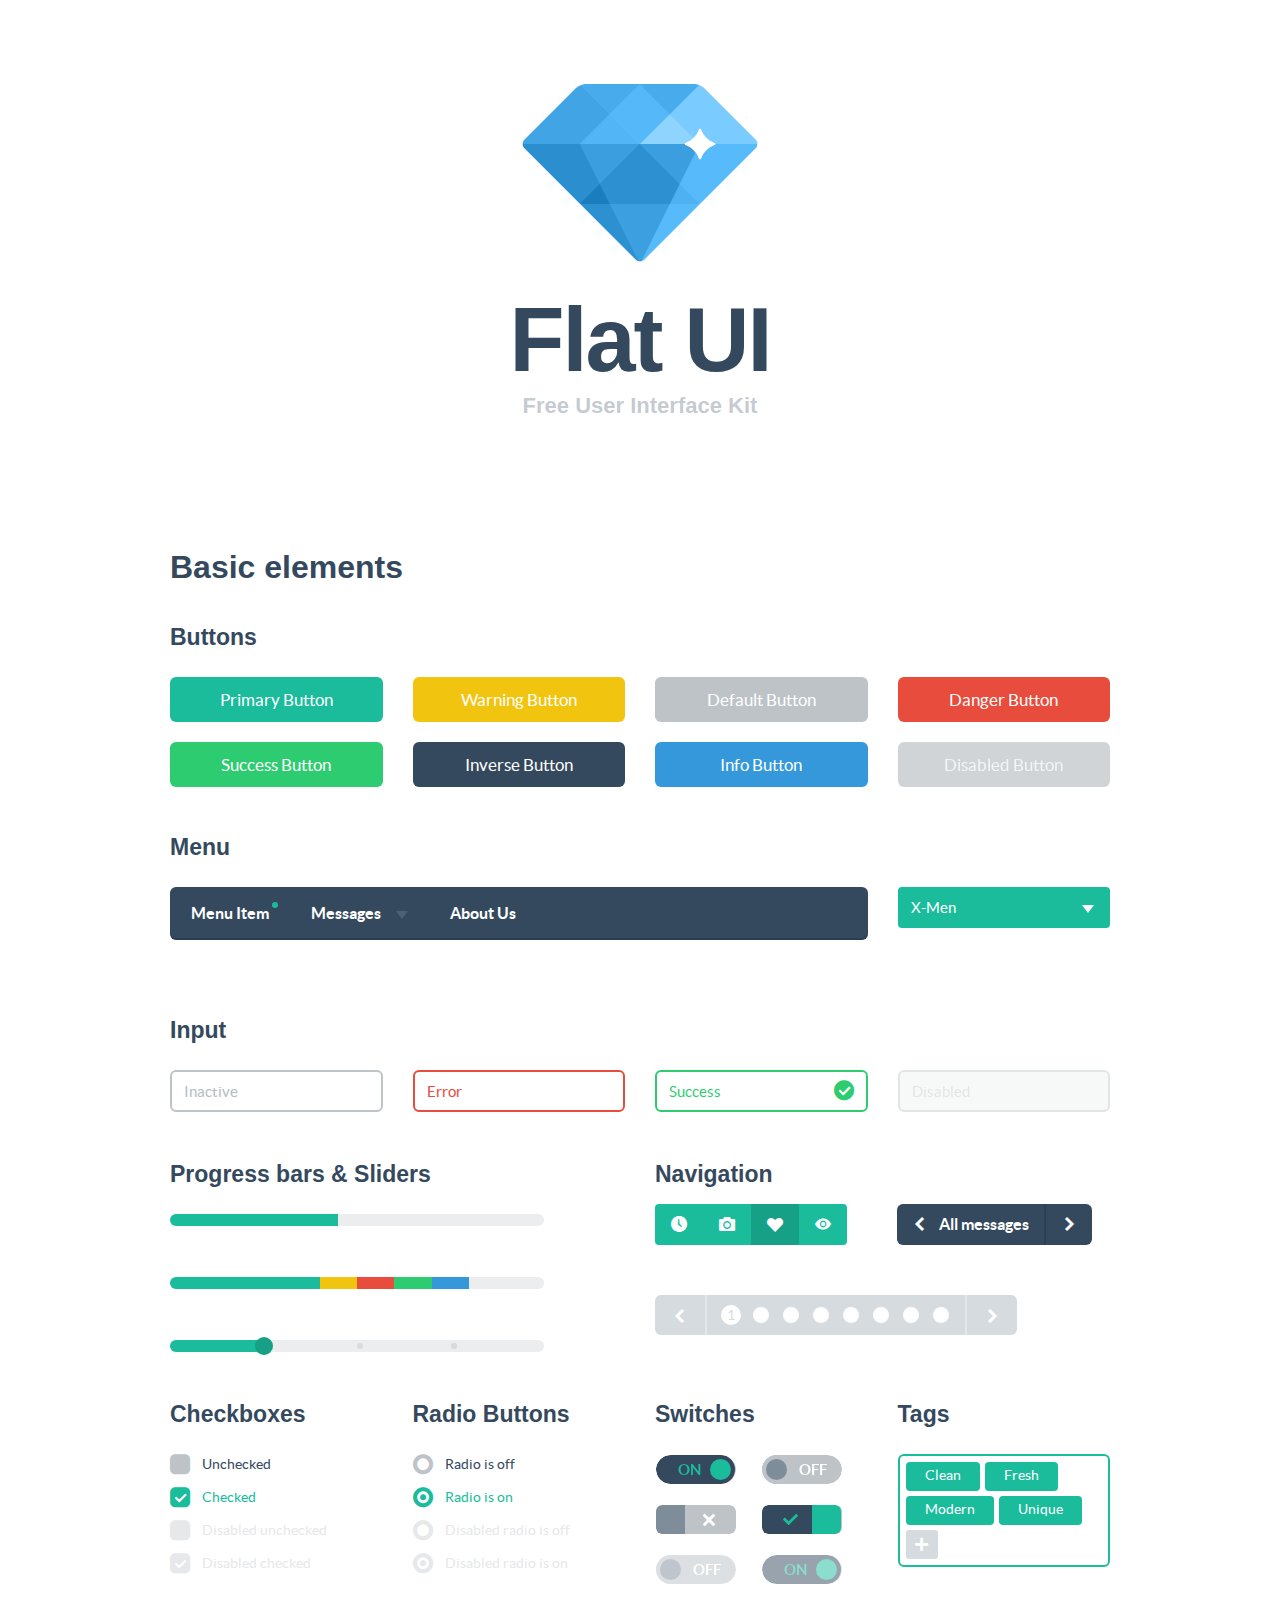
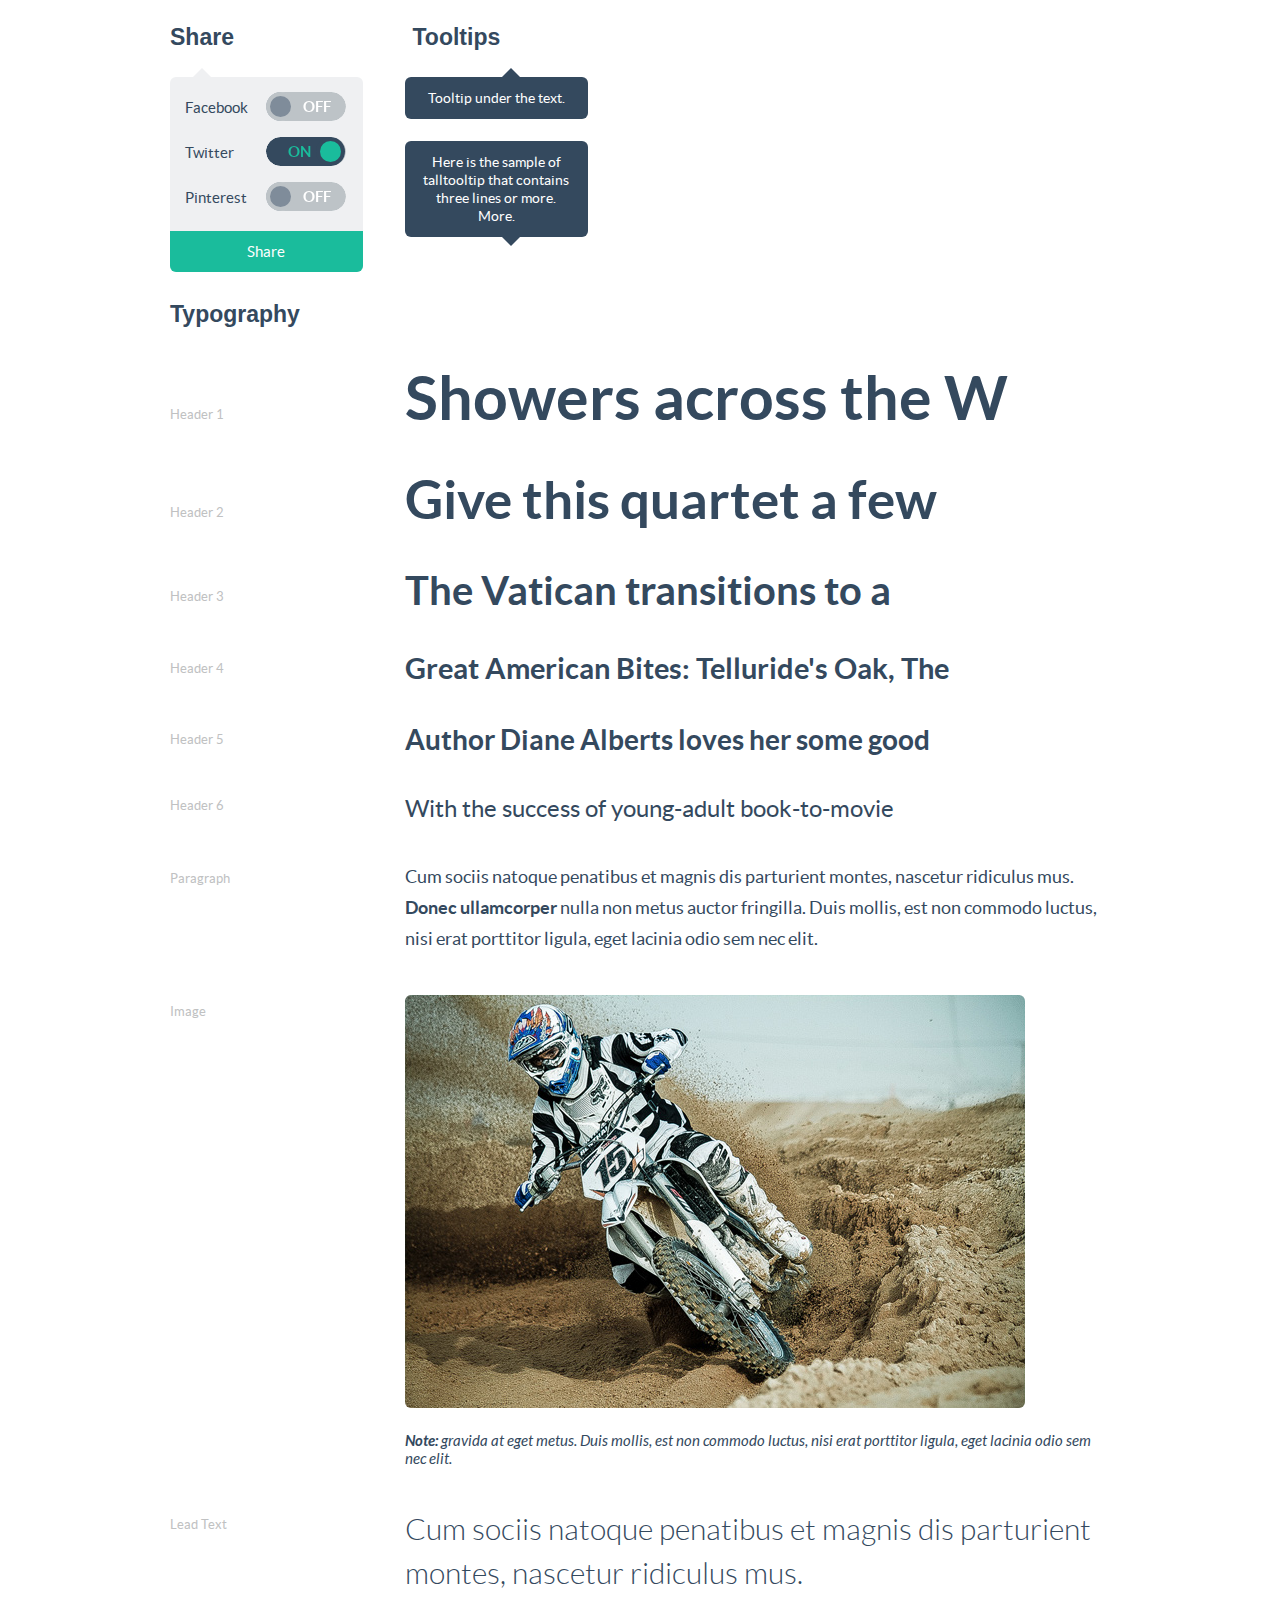
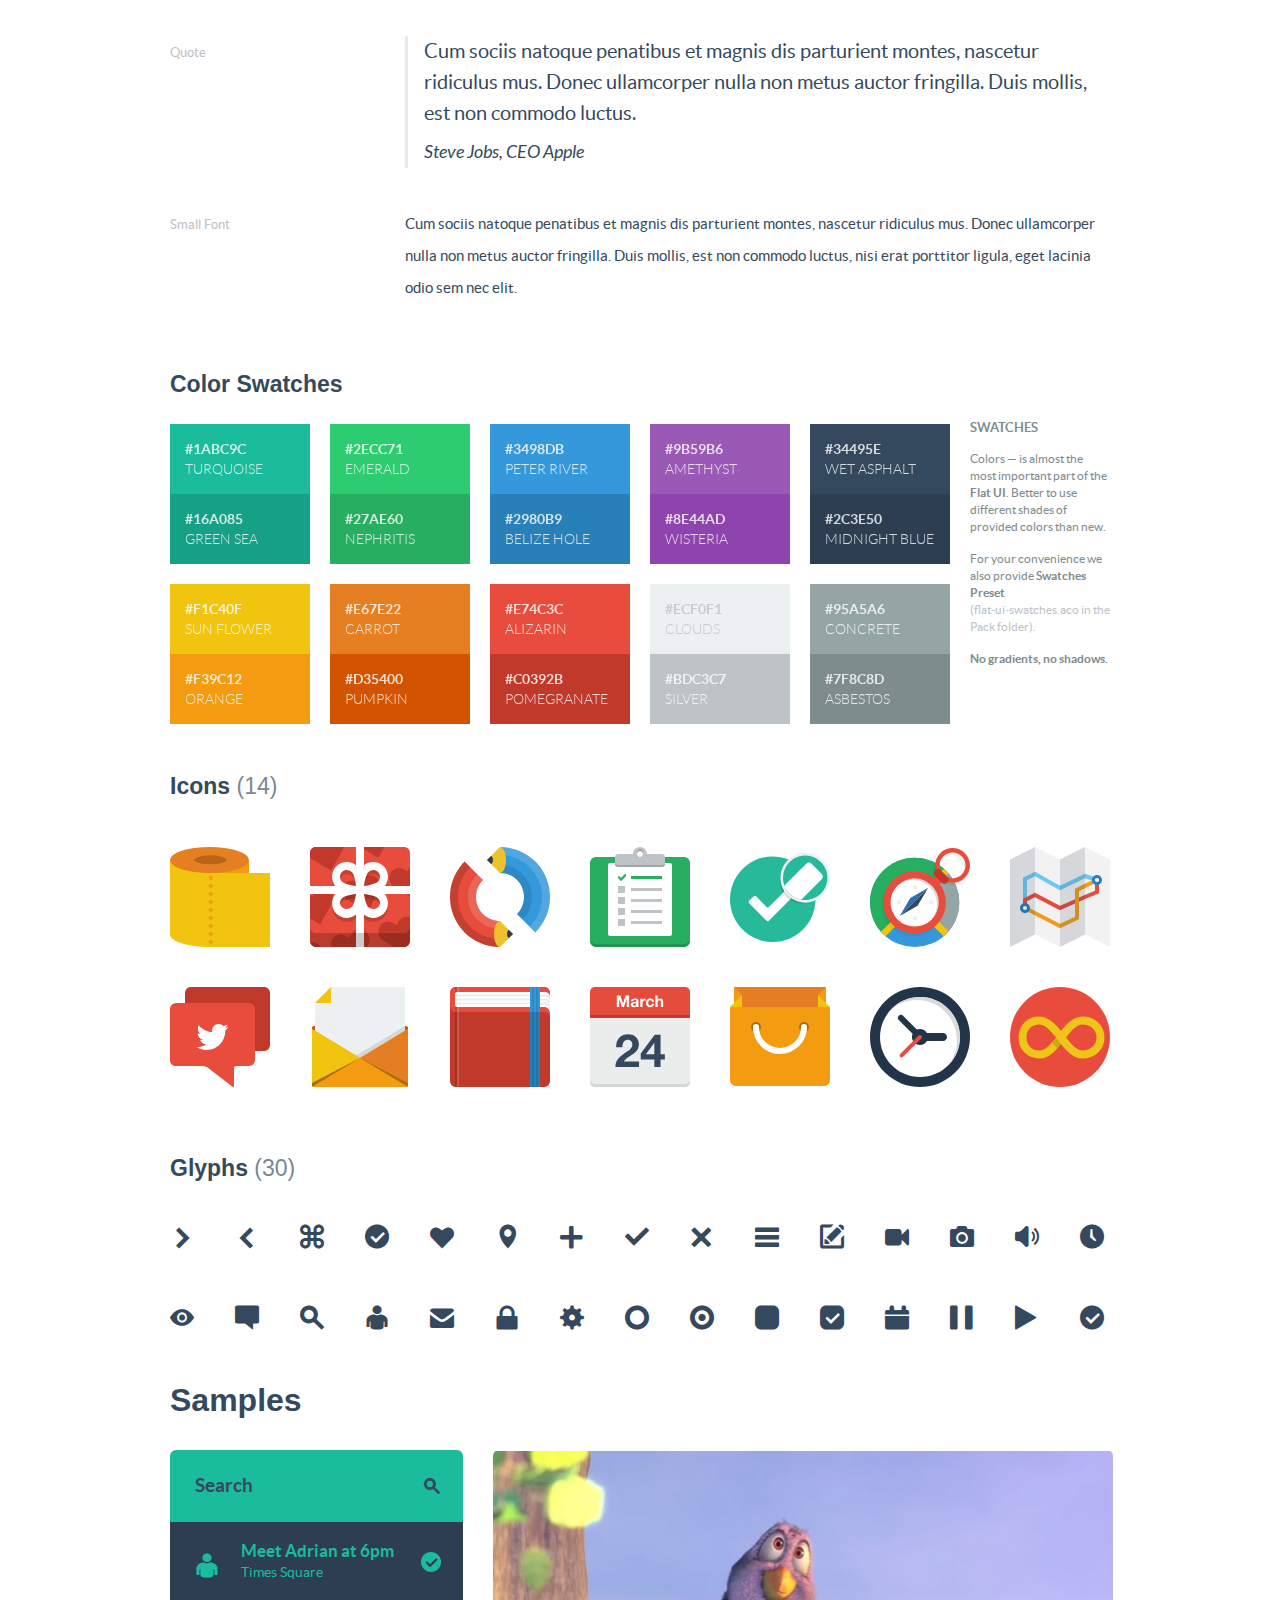
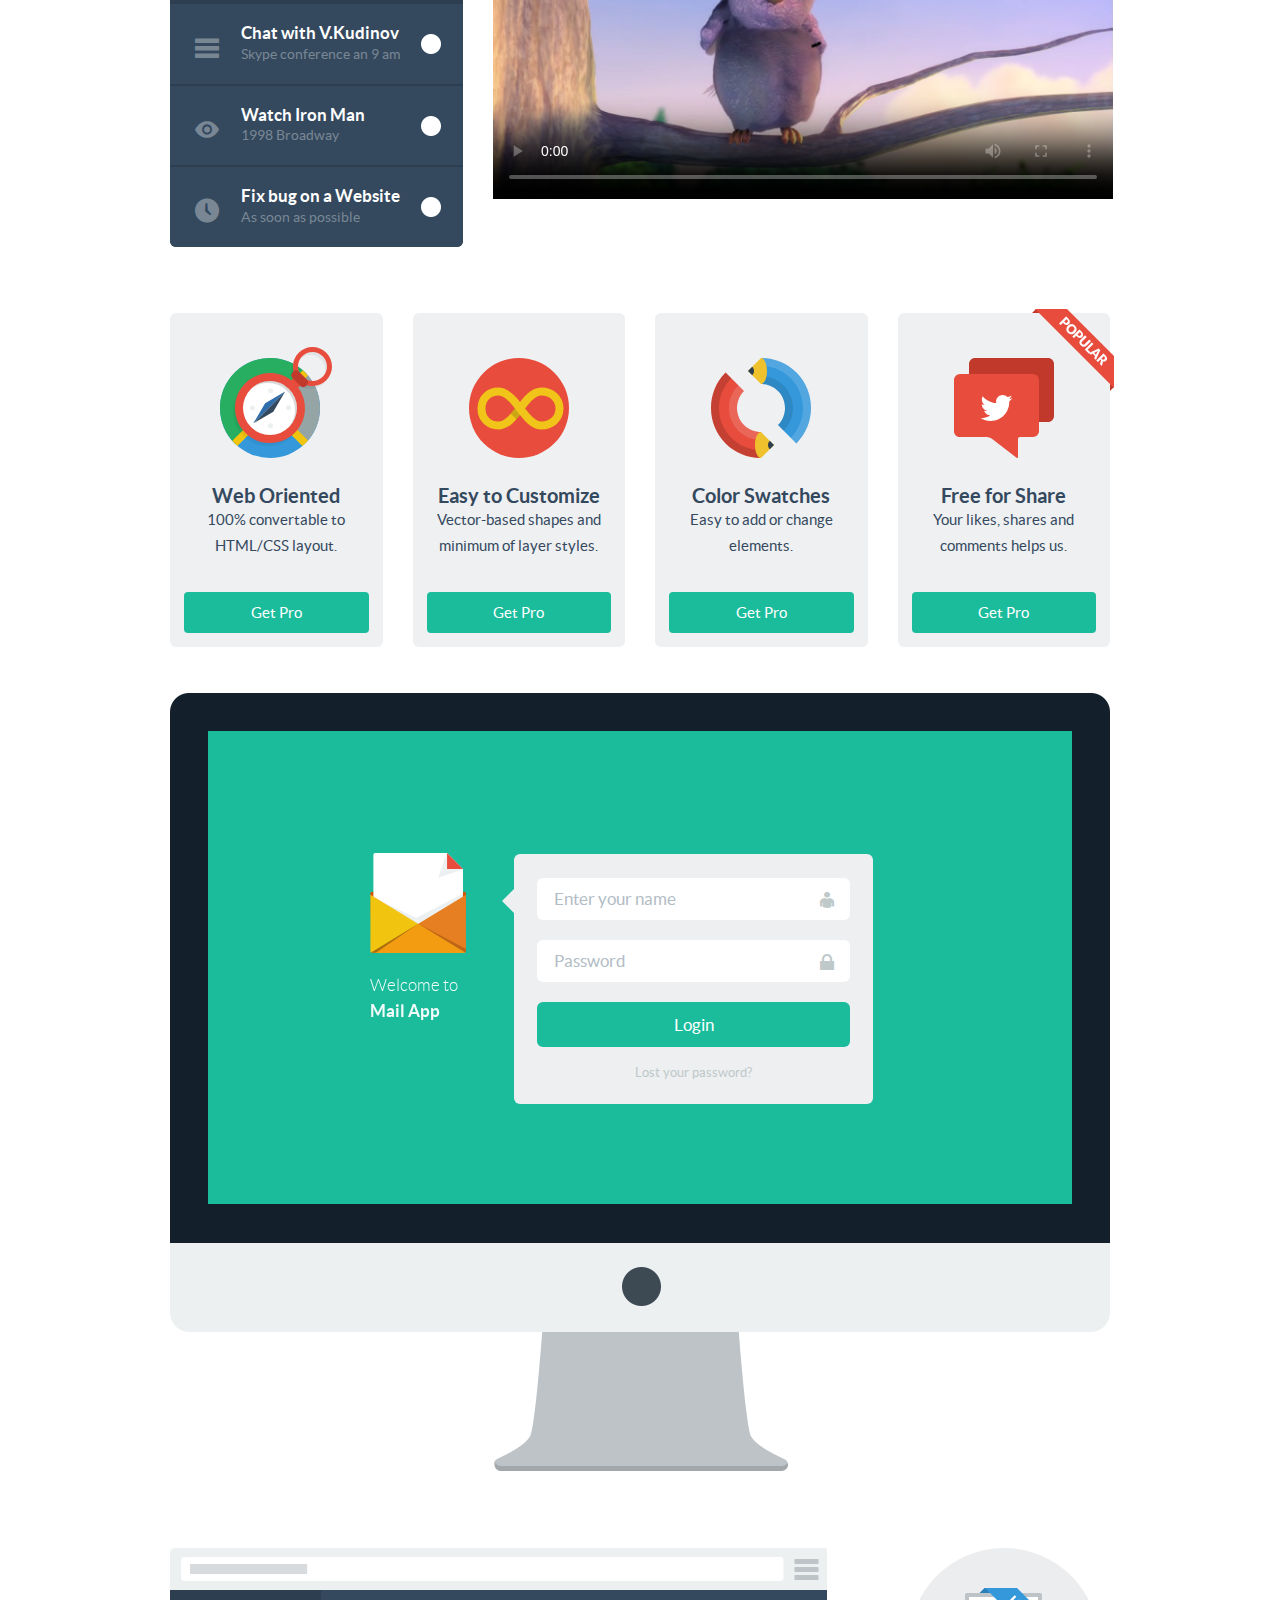
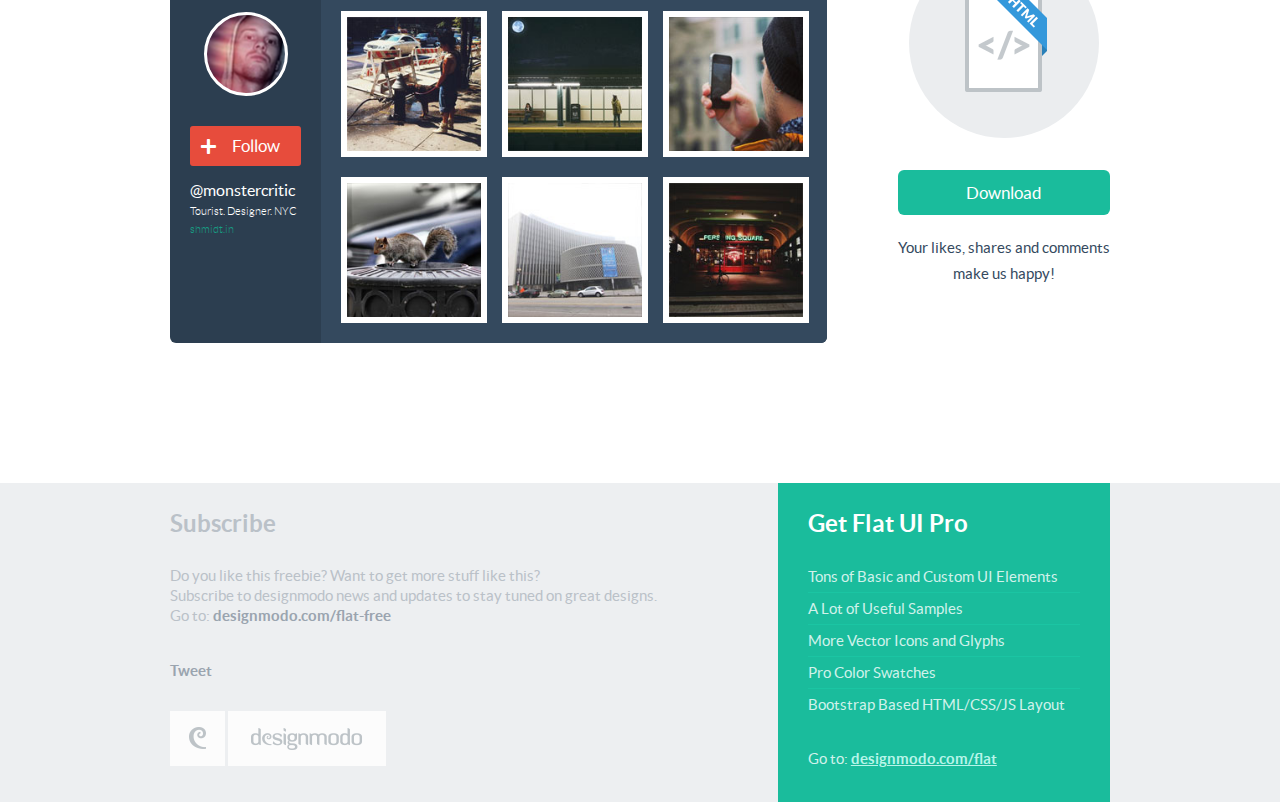
<file: designmodo/flat-ui/index.html>
<!DOCTYPE html>
<html lang="en">
  <head>
    <meta charset="utf-8">
    <title>Flat UI - Free Bootstrap Framework and Themes</title>
    <meta name="description" content="Flat UI Kit Free is a Twitter Bootstrap Framework design and Theme, this responsive framework includes a PSD and HTML version."/>
    <meta name="viewport" content="width=device-width, initial-scale=1.0">

    <!-- Loading Bootstrap -->
    <link href="bootstrap/css/bootstrap.css" rel="stylesheet">

    <!-- Loading Flat UI -->
    <link href="css/flat-ui.css" rel="stylesheet">
    <link href="css/demo.css" rel="stylesheet">

    <link rel="shortcut icon" href="images/favicon.ico">

    <!-- HTML5 shim, for IE6-8 support of HTML5 elements. All other JS at the end of file. -->
    <!--[if lt IE 9]>
      <script src="js/html5shiv.js"></script>
      <script src="js/respond.min.js"></script>
    <![endif]-->
  </head>
  <body>
    <div class="container">
      <div class="demo-headline">
        <h1 class="demo-logo">
          <div class="logo"></div>
          Flat UI
          <small>Free User Interface Kit</small>
        </h1>
      </div> <!-- /demo-headline -->

      <h1 class="demo-section-title">Basic elements</h1>
      <h3 class="demo-panel-title">Buttons</h3>

      <div class="row demo-row">
        <div class="col-md-3">
          <a href="#fakelink" class="btn btn-block btn-lg btn-primary">Primary Button</a>
        </div>
        <div class="col-md-3">
          <a href="#fakelink" class="btn btn-block btn-lg btn-warning">Warning Button</a>
        </div>
        <div class="col-md-3">
          <a href="#fakelink" class="btn btn-block btn-lg btn-default">Default Button</a>
        </div>
        <div class="col-md-3">
          <a href="#fakelink" class="btn btn-block btn-lg btn-danger">Danger Button</a>
        </div>
      </div> <!-- /row -->

      <div class="row demo-row">
        <div class="col-md-3">
          <a href="#fakelink" class="btn btn-block btn-lg btn-success">Success Button</a>
        </div>
        <div class="col-md-3">
          <a href="#fakelink" class="btn btn-block btn-lg btn-inverse">Inverse Button</a>
        </div>
        <div class="col-md-3">
          <a href="#fakelink" class="btn btn-block btn-lg btn-info">Info Button</a>
        </div>
        <div class="col-md-3">
          <a href="#fakelink" class="btn btn-block btn-lg btn-default disabled">Disabled Button</a>
        </div>
      </div> <!-- /row -->

      <h3 class="demo-panel-title">Menu</h3>
      <div class="row demo-row">
        <div class="col-md-9">
          <nav class="navbar navbar-inverse navbar-embossed" role="navigation">
            <div class="navbar-header">
              <button type="button" class="navbar-toggle" data-toggle="collapse" data-target="#navbar-collapse-01">
                <span class="sr-only">Toggle navigation</span>
              </button>
            </div>
            <div class="collapse navbar-collapse" id="navbar-collapse-01">
              <ul class="nav navbar-nav navbar-left">           
                <li><a href="#fakelink">Menu Item<span class="navbar-unread">1</span></a></li>
                <li class="dropdown">
                  <a href="#" class="dropdown-toggle" data-toggle="dropdown">Messages <b class="caret"></b></a>
                  <span class="dropdown-arrow"></span>
                  <ul class="dropdown-menu">
                    <li><a href="#">Action</a></li>
                    <li><a href="#">Another action</a></li>
                    <li><a href="#">Something else here</a></li>
                    <li class="divider"></li>
                    <li><a href="#">Separated link</a></li>
                  </ul>
                </li>
                <li><a href="#fakelink">About Us</a></li>
               </ul>
            </div><!-- /.navbar-collapse -->
          </nav><!-- /navbar -->
        </div>
        <div class="col-md-3">
          <select name="herolist" value="X-Men" class="select-block">
            <option value="0">Choose hero</option>
            <option value="1">Spider Man</option>
            <option value="2">Wolverine</option>
            <option value="3">Captain America</option>
            <option value="X-Men" selected="selected">X-Men</option>
            <option value="Crocodile">Crocodile</option>
          </select>
        </div>
      </div> <!-- /row -->

      <h3 class="demo-panel-title">Input</h3>
      <div class="row">
        <div class="col-md-3">
        	<div class="form-group">
	        	<input type="text" value="" placeholder="Inactive" class="form-control" />
        	</div>          
        </div>
        <div class="col-md-3">
          <div class="form-group has-error">
            <input type="text" value="Error" class="form-control" />
          </div>
        </div>
        <div class="col-md-3">
          <div class="form-group has-success">
            <input type="text" value="Success" class="form-control" />
            <span class="input-icon fui-check-inverted"></span>
          </div>
        </div>
        <div class="col-md-3">
        	<div class="form-group">
	        	<input type="text" value="Disabled" disabled="disabled" class="form-control" />
        	</div>          
        </div>
      </div> <!-- /row -->

      <div class="row">
        <div class="col-md-5">
          <h3 class="demo-panel-title">Progress bars &amp; Sliders</h3>
          <div class="progress">
            <div class="progress-bar" style="width: 45%;"></div>
          </div>
          <br/>
          <div class="progress">
            <div class="progress-bar" style="width: 40%;"></div>
            <div class="progress-bar progress-bar-warning" style="width: 10%;"></div>
            <div class="progress-bar progress-bar-danger" style="width: 10%;"></div>
            <div class="progress-bar progress-bar-success" style="width: 10%;"></div>
            <div class="progress-bar progress-bar-info" style="width: 10%;"></div>
          </div>
          <br/>
          <div id="slider" class="ui-slider">
            <div class="ui-slider-segment"></div>
            <div class="ui-slider-segment"></div>
            <div class="ui-slider-segment"></div>
          </div>
        </div> <!-- /sliders -->

        <div class="col-md-6 col-md-offset-1">
          <h3 class="demo-panel-title">Navigation</h3>
          <div class="row demo-navigation">
            <div class="col-md-6">
              <div class="btn-toolbar">
                <div class="btn-group">
                  <a class="btn btn-primary" href="#fakelink"><span class="fui-time"></span></a>
                  <a class="btn btn-primary" href="#fakelink"><span class="fui-photo"></span></a>
                  <a class="btn btn-primary active" href="#fakelink"><span class="fui-heart"></span></a>
                  <a class="btn btn-primary" href="#fakelink"><span class="fui-eye"></span></a>
                </div>
              </div> <!-- /toolbar -->
            </div>
            <div class="col-md-6 demo-pager">
              <ul class="pager">
                <li class="previous">
                  <a href="#fakelink">
                    <span class="fui-arrow-left"></span>
                    <span>All messages</span>
                  </a>
                </li>
                <li class="next">
                  <a href="#fakelink">
                    <span class="fui-arrow-right"></span>
                  </a>
                </li>
              </ul> <!-- /pager -->
            </div>
          </div> <!-- /demo-navigation -->

          <div class="pagination">
            <ul>
              <li class="previous"><a href="#fakelink" class="fui-arrow-left"></a></li>
              <li class="active"><a href="#fakelink">1</a></li>
              <li><a href="#fakelink">2</a></li>
              <li><a href="#fakelink">3</a></li>
              <li><a href="#fakelink">4</a></li>
              <li><a href="#fakelink">5</a></li>
              <li><a href="#fakelink">6</a></li>
              <li><a href="#fakelink">7</a></li>
              <li><a href="#fakelink">8</a></li>
              <li class="next"><a href="#fakelink" class="fui-arrow-right"></a></li>
            </ul>
          </div> <!-- /pagination -->
        </div> <!-- /navigation -->
      </div> <!-- /row -->

      <div class="row">
        <div class="col-md-3">
          <h3 class="demo-panel-title">Checkboxes</h3>
          <label class="checkbox" for="checkbox1">
            <input type="checkbox" value="" id="checkbox1" data-toggle="checkbox">
            Unchecked
          </label>
          <label class="checkbox" for="checkbox2">
            <input type="checkbox" checked="checked" value="" id="checkbox2" data-toggle="checkbox" checked="">
            Checked
          </label>
          <label class="checkbox" for="checkbox3">
            <input type="checkbox" value="" id="checkbox3" data-toggle="checkbox" disabled="">
            Disabled unchecked
          </label>
          <label class="checkbox" for="checkbox4">
            <input type="checkbox" checked="checked" value="" id="checkbox4" data-toggle="checkbox" disabled="" checked="">
            Disabled checked
          </label>
        </div> <!-- /checkboxes col-md-3 -->

        <div class="col-md-3">
          <h3 class="demo-panel-title">Radio Buttons</h3>
          <label class="radio">
            <input type="radio" name="optionsRadios" id="optionsRadios1" value="option1" data-toggle="radio">
            Radio is off
          </label>
          <label class="radio">
            <input type="radio" name="optionsRadios" id="optionsRadios2" value="option1" data-toggle="radio" checked="">
            Radio is on
          </label>

          <label class="radio">
            <input type="radio" name="optionsRadiosDisabled" id="optionsRadios3" value="option2" data-toggle="radio" disabled="">
            Disabled radio is off
          </label>
          <label class="radio">
            <input type="radio" name="optionsRadiosDisabled" id="optionsRadios4" value="option2" data-toggle="radio" checked="" disabled="">
            Disabled radio is on
          </label>
        </div> <!-- /radios col-md-3 -->

        <div class="col-md-3">
          <h3 class="demo-panel-title">Switches</h3>

          <table width="100%">
            <tr>
              <td width="50%" class="pbm">
                <input type="checkbox" checked="" data-toggle="switch" />
              </td>

              <td class="pbm">
                <input type="checkbox" data-toggle="switch" />
              </td>
            </tr>
            <tr>
              <td class="pbm">
                <div class="switch switch-square" data-on-label="<i class='fui-check'></i>" data-off-label="<i class='fui-cross'></i>">
		              <input type="checkbox" />
		            </div>
              </td>

              <td class="pbm">
                <div class="switch switch-square" data-on-label="<i class='fui-check'></i>" data-off-label="<i class='fui-cross'></i>">
		              <input type="checkbox" checked />
		            </div>
              </td>
            </tr>
            <tr>
              <td>
                <input type="checkbox" disabled data-toggle="switch" />
              </td>

              <td>
                <input type="checkbox" checked disabled data-toggle="switch" />
              </td>
            </tr>
          </table>
        </div> <!-- /toggles col-md-3 -->

        <div class="col-md-3">
          <h3 class="demo-panel-title">Tags</h3>
          <input name="tagsinput" id="tagsinput" class="tagsinput" value="Clean,Fresh,Modern,Unique" />
        </div>
      </div> <!-- /row -->

      <div class="row">
        <div class="col-md-3">
          <h3 class="demo-panel-title">Share</h3>
          <div class="share mrl">
            <ul>
              <li>
                <label class="share-label" for="share-toggle2">Facebook</label>
                <input type="checkbox" data-toggle="switch" />
              </li>
              <li>
                <label class="share-label" for="share-toggle4">Twitter</label>
                <input type="checkbox" checked="" data-toggle="switch" />
              </li>
              <li>
                <label class="share-label" for="share-toggle6">Pinterest</label>
                <input type="checkbox" data-toggle="switch" />
              </li>
            </ul>
            <a href="#" class="btn btn-primary btn-block btn-large">Share</a>
          </div> <!-- /share -->
        </div>

        <div class="col-md-3">
          <div class="demo-tooltips">
            <h3 class="demo-panel-title">Tooltips</h3>
            <p align="center" data-toggle="tooltip" data-placement="bottom" title="Tooltip under the text."></p>
            <p align="center" data-toggle="tooltip" title="Here is the sample of talltooltip that contains three lines or more. More."></p>
          </div>
        </div> <!-- /col-md-3 with tooltips -->
      </div> <!-- /row -->
      
      <div class="demo-row typography-row">
      	<div class="demo-title">
      		<h3 class="demo-panel-title">Typography</h3>
      	</div>
      	<div class="demo-content">      		
      		<div class="demo-type-example">
	      		<h1><span class="demo-heading-note">Header 1</span>Showers across the W</h1>
      		</div>
      		<div class="demo-type-example">
	      		<h2><span class="demo-heading-note">Header 2</span>Give this quartet a few</h2>
      		</div>
      		<div class="demo-type-example">
	      		<h3><span class="demo-heading-note">Header 3</span>The Vatican transitions to a</h3>
      		</div>
      		<div class="demo-type-example">
	      		<h4><span class="demo-heading-note">Header 4</span>Great American Bites: Telluride's Oak, The</h4>
      		</div>
      		<div class="demo-type-example">
	      		<h5><span class="demo-heading-note">Header 5</span>Author Diane Alberts loves her some good</h5>
      		</div>
      		<div class="demo-type-example">
	      		<h6><span class="demo-heading-note">Header 6</span>With the success of young-adult book-to-movie</h6>
      		</div>
      		<div class="demo-type-example">
	      		<span class="demo-text-note">Paragraph</span>
	          <p>Cum sociis natoque penatibus et magnis dis parturient montes, nascetur ridiculus mus. <strong>Donec ullamcorper</strong> nulla non metus auctor fringilla. Duis mollis, est non commodo luctus, nisi erat porttitor ligula, eget lacinia odio sem nec elit.</p>
      		</div>
      		<div class="demo-type-example">
	      		<span class="demo-text-note">Image</span>
	          <img src="images/exaple-image.jpg" alt="exaple-image" class="img-rounded img-responsive">
	          <p class="img-comment"><strong>Note:</strong> gravida at eget metus. Duis mollis, est non commodo luctus, nisi erat porttitor ligula, eget lacinia odio sem nec elit.</p>
      		</div>
      		<div class="demo-type-example">
	      		<span class="demo-text-note">Lead Text</span>
						<p class="lead">Cum sociis natoque penatibus et magnis dis parturient montes, nascetur ridiculus mus.</p>
      		</div>
      		<div class="demo-type-example">
	      		<span class="demo-text-note">Quote</span>
	          <blockquote>
	            <p>Cum sociis natoque penatibus et magnis dis parturient montes, nascetur ridiculus mus. Donec ullamcorper nulla non metus auctor fringilla. Duis mollis, est non commodo luctus.</p>
	            <small>Steve Jobs, CEO Apple</small>
	          </blockquote>
      		</div>
      		<div class="demo-type-example">
	      		<span class="demo-text-note">Small Font</span>
	          <p><small>Cum sociis natoque penatibus et magnis dis parturient montes, nascetur ridiculus mus. Donec ullamcorper nulla non metus auctor fringilla. Duis mollis, est non commodo luctus, nisi erat porttitor ligula, eget lacinia odio sem nec elit.</small></p>
      		</div>
      	</div><!-- /.demo-content-wide -->
      </div><!-- /.demo-row -->

      <h3 class="demo-panel-title">Color Swatches</h3>
      <div class="row demo-swatches-row">
	      <div class="swatches-col">
		      <div class="pallete-item">
			      <dl class="palette palette-turquoise">
                <dt>#1abc9c</dt>
                <dd>Turquoise</dd>
              </dl>
              <dl class="palette palette-green-sea">
                <dt>#16a085</dt>
                <dd>Green sea</dd>
              </dl>
		      </div>
		      <div class="pallete-item">
			      <dl class="palette palette-emerald">
              <dt>#2ecc71</dt>
              <dd>Emerald</dd>
            </dl>
            <dl class="palette palette-nephritis">
              <dt>#27ae60</dt>
              <dd>Nephritis</dd>
            </dl>
		      </div>
		      <div class="pallete-item">
			      <dl class="palette palette-peter-river">
              <dt>#3498db</dt>
              <dd>Peter river</dd>
            </dl>
            <dl class="palette palette-belize-hole">
              <dt>#2980b9</dt>
              <dd>Belize hole</dd>
            </dl>
		      </div>
		      <div class="pallete-item">
			      <dl class="palette palette-amethyst">
              <dt>#9b59b6</dt>
              <dd>Amethyst</dd>
            </dl>
            <dl class="palette palette-wisteria">
              <dt>#8e44ad</dt>
              <dd>Wisteria</dd>
            </dl>
		      </div>
		      <div class="pallete-item">
			      <dl class="palette palette-wet-asphalt">
              <dt>#34495e</dt>
              <dd>Wet asphalt</dd>
            </dl>
            <dl class="palette palette-midnight-blue">
              <dt>#2c3e50</dt>
              <dd>Midnight blue</dd>
            </dl>
		      </div>
		      <div class="pallete-item">
			      <dl class="palette palette-sun-flower">
              <dt>#f1c40f</dt>
              <dd>Sun flower</dd>
            </dl>
            <dl class="palette palette-orange">
              <dt>#f39c12</dt>
              <dd>Orange</dd>
            </dl>
		      </div>
		      <div class="pallete-item">
			      <dl class="palette palette-carrot">
              <dt>#e67e22</dt>
              <dd>Carrot</dd>
            </dl>
            <dl class="palette palette-pumpkin">
              <dt>#d35400</dt>
              <dd>Pumpkin</dd>
            </dl>
		      </div>
		      <div class="pallete-item">
			      <dl class="palette palette-alizarin">
              <dt>#e74c3c</dt>
              <dd>Alizarin</dd>
            </dl>
            <dl class="palette palette-pomegranate">
              <dt>#c0392b</dt>
              <dd>Pomegranate</dd>
            </dl>
		      </div>
		      <div class="pallete-item">
			      <dl class="palette palette-clouds">
              <dt>#ecf0f1</dt>
              <dd>Clouds</dd>
            </dl>
            <dl class="palette palette-silver">
              <dt>#bdc3c7</dt>
              <dd>Silver</dd>
            </dl>
		      </div>
		      <div class="pallete-item">
			      <dl class="palette palette-concrete">
              <dt>#95a5a6</dt>
              <dd>Concrete</dd>
            </dl>
            <dl class="palette palette-asbestos">
              <dt>#7f8c8d</dt>
              <dd>Asbestos</dd>
            </dl>
		      </div>
	      </div> <!-- /swatches items -->
	      <div class="swatches-desc-col">
		      <h6 class="palette-headline">SWATCHES</h6>
          <p class="palette-paragraph">
            Colors &mdash; is almost the most important part of the <strong>Flat UI</strong>. Better to use different shades of provided colors than new.
          </p>
          <p class="palette-paragraph">
            For your convenience we also provide <strong>Swatches Preset</strong> <span>(flat&#8209;ui&#8209;swatches.aco in the Pack folder).</span>
          </p>
          <p class="palette-paragraph">
            <strong>No gradients, no shadows.</strong>
          </p>
	      </div> <!-- /swatches desc -->
      </div> <!-- /swatches row -->

      <h3 class="demo-panel-title">Icons <small>(14)</small></h3>
      <div class="demo-illustrations">
        <div class="demo-content">
          <div><img src="images/icons/svg/toilet-paper.svg" alt="Toilet-Paper"></div>          
          <div><img src="images/icons/svg/gift-box.svg" alt="Gift-Box"></div>
          <div><img src="images/icons/svg/pencils.svg" alt="Pensils"></div>
          <div><img src="images/icons/svg/clipboard.svg" alt="Clipboard"></div>
          <div><img src="images/icons/svg/retina.svg" alt="Retina"></div>
          <div><img src="images/icons/svg/compas.svg" alt="Compas"></div>
          <div><img src="images/icons/svg/map.svg" alt="Map"></div>
          <div><img src="images/icons/svg/chat.svg" alt="Chat"></div>
          <div><img src="images/icons/svg/mail.svg" alt="Mail"></div>
          <div><img src="images/icons/svg/book.svg" alt="Book"></div>
          <div><img src="images/icons/svg/calendar.svg" alt="Calendar"></div>
          <div><img src="images/icons/svg/paper-bag.svg" alt="Pocket"></div>
          <div><img src="images/icons/svg/clocks.svg" alt="Watches"></div>
          <div><img src="images/icons/svg/loop.svg" alt="Infinity-Loop"></div>
        </div>
      </div>


      <h3 class="demo-panel-title">Glyphs <small>(30)</small></h3>
      <div class="demo-icons">        
        <div class="demo-content">
          <span class="fui-arrow-right"></span>
          <span class="fui-arrow-left"></span>
          <span class="fui-cmd"></span>
          <span class="fui-check-inverted"></span>
          <span class="fui-heart"></span>
          <span class="fui-location"></span>
          <span class="fui-plus"></span>
          <span class="fui-check"></span>
          <span class="fui-cross"></span>
          <span class="fui-list"></span>
          <span class="fui-new"></span>
          <span class="fui-video"></span>
          <span class="fui-photo"></span>
          <span class="fui-volume"></span>
          <span class="fui-time"></span>
          <span class="fui-eye"></span>
          <span class="fui-chat"></span>
          <span class="fui-search"></span>
          <span class="fui-user"></span>
          <span class="fui-mail"></span>
          <span class="fui-lock"></span>
          <span class="fui-gear"></span>
          <span class="fui-radio-unchecked"></span>
          <span class="fui-radio-checked"></span>
          <span class="fui-checkbox-unchecked"></span>
          <span class="fui-checkbox-checked"></span>
          <span class="fui-calendar-solid"></span>
          <span class="fui-pause"></span>
          <span class="fui-play"></span>
          <span class="fui-check-inverted-2"></span>
        </div>
      </div> <!-- /icon font row -->

      <h1 class="demo-section-title mbl pbl">Samples</h1>
      <div class="row demo-samples">
        <div class="col-md-4">
          <div class="todo">
            <div class="todo-search">
              <input class="todo-search-field" type="search" value="" placeholder="Search" />
            </div>
            <ul>
              <li class="todo-done">
                <div class="todo-icon fui-user"></div>
                <div class="todo-content">
                  <h4 class="todo-name">
                    Meet <strong>Adrian</strong> at <strong>6pm</strong>
                  </h4>
                  Times Square
                </div>
              </li>
              <li>
                <div class="todo-icon fui-list"></div>
                <div class="todo-content">
                  <h4 class="todo-name">
                    Chat with <strong>V.Kudinov</strong>
                  </h4>
                  Skype conference an 9 am
                </div>
              </li>
              <li>
                <div class="todo-icon fui-eye"></div>
                <div class="todo-content">
                  <h4 class="todo-name">
                    Watch <strong>Iron Man</strong>
                  </h4>
                  1998 Broadway
                </div>
              </li>
              <li>
                <div class="todo-icon fui-time"></div>
                <div class="todo-content">
                  <h4 class="todo-name">
                    Fix bug on a <strong>Website</strong>
                  </h4>
                  As soon as possible
                </div>
              </li>
            </ul>
          </div>
        </div> <!-- /todo list -->

        <div class="col-md-8 demo-video">
          <!--[if !IE]> -->
            <video class="video-js" controls preload="auto" width="620" height="349" poster="images/video/poster.jpg" data-setup="{}">
              <source src="http://iurevych.github.com/Flat-UI-videos/big_buck_bunny.mp4" type="video/mp4">
              <source src="http://iurevych.github.com/Flat-UI-videos/big_buck_bunny.webm" type="video/webm">
            </video>
          <!-- <![endif]-->

          <!--[if IE]>
            <video class="video-js" controls preload="auto" width="620" height="256" poster="http://video-js.zencoder.com/oceans-clip.jpg" data-setup="{}">
              <source src="http://video-js.zencoder.com/oceans-clip.mp4" type='video/mp4'/>
              <source src="http://video-js.zencoder.com/oceans-clip.webm" type='video/webm'/>
            </video>
          <![endif]-->
        </div> <!-- /video -->
      </div>

      <div class="row demo-tiles">
        <div class="col-md-3">
          <div class="tile">
            <img src="images/icons/svg/compas.svg" alt="Compas" class="tile-image big-illustration">
            <h3 class="tile-title">Web Oriented</h3>
            <p>100% convertable to HTML/CSS layout.</p>
            <a class="btn btn-primary btn-large btn-block" href="http://designmodo.com/flat">Get Pro</a>
          </div>
        </div>

        <div class="col-md-3">
          <div class="tile">
            <img src="images/icons/svg/loop.svg" alt="Infinity-Loop" class="tile-image">
            <h3 class="tile-title">Easy to Customize</h3>
            <p>Vector-based shapes and minimum of layer styles.</p>
            <a class="btn btn-primary btn-large btn-block" href="http://designmodo.com/flat">Get Pro</a>
          </div>
        </div>

        <div class="col-md-3">
          <div class="tile">
            <img src="images/icons/svg/pencils.svg" alt="Pensils" class="tile-image">
            <h3 class="tile-title">Color Swatches</h3>
            <p>Easy to add or change elements. </p>
            <a class="btn btn-primary btn-large btn-block" href="http://designmodo.com/flat">Get Pro</a>
          </div>
        </div>

        <div class="col-md-3">
          <div class="tile tile-hot">
            <img src="images/icons/svg/chat.svg" alt="Chat" class="tile-image">
            <h3 class="tile-title">Free for Share</h3>
            <p>Your likes, shares and comments helps us.</p>
            <a class="btn btn-primary btn-large btn-block" href="http://designmodo.com/flat">Get Pro</a>
          </div>

        </div>
      </div> <!-- /tiles -->

      <div class="login">
        <div class="login-screen">
          <div class="login-icon">
            <img src="images/login/icon.png" alt="Welcome to Mail App" />
            <h4>Welcome to <small>Mail App</small></h4>
          </div>

          <div class="login-form">
            <div class="form-group">
              <input type="text" class="form-control login-field" value="" placeholder="Enter your name" id="login-name" />
              <label class="login-field-icon fui-user" for="login-name"></label>
            </div>

            <div class="form-group">
              <input type="password" class="form-control login-field" value="" placeholder="Password" id="login-pass" />
              <label class="login-field-icon fui-lock" for="login-pass"></label>
            </div>

            <a class="btn btn-primary btn-lg btn-block" href="#">Login</a>
            <a class="login-link" href="#">Lost your password?</a>
          </div>
        </div>
      </div>

      <div class="row">
        <div class="col-md-9">
          <div class="demo-browser">
            <div class="demo-browser-side">
              <div class="demo-browser-author"></div>
              <div class="demo-browser-action">
                <a class="btn btn-danger btn-lg btn-block" href="http://twitter.com/monstercritic" target="_blank">
                  Follow
                </a>
              </div>
              <h5>@monstercritic</h5>
              <h6>
                Tourist. Designer. NYC
                <a href="http://shmidt.in" target="_blank">shmidt.in</a>
              </h6>
            </div>
            <div class="demo-browser-content">
              <img src="images/demo/browser-pic-1.jpg" alt="" />
              <img src="images/demo/browser-pic-2.jpg" alt="" />
              <img src="images/demo/browser-pic-3.jpg" alt="" />
              <img src="images/demo/browser-pic-4.jpg" alt="" />
              <img src="images/demo/browser-pic-5.jpg" alt="" />
              <img src="images/demo/browser-pic-6.jpg" alt="" />
            </div>
          </div>
        </div>

        <div class="col-md-3">
          <div class="demo-download">
            <img src="images/demo/html-icon.png" src="Free PSD" />
          </div>

          <a href="https://github.com/designmodo/Flat-UI/archive/master.zip" class="btn btn-primary btn-lg btn-block">Download</a>

          <p class="demo-download-text">Your likes, shares and comments make us happy!</p>
        </div>
      </div> <!-- /download area -->

    </div> <!-- /container -->

    <footer>
      <div class="container">
        <div class="row">
          <div class="col-md-7">
            <h3 class="footer-title">Subscribe</h3>
            <p>Do you like this freebie? Want to get more stuff like this?<br/>
              Subscribe to designmodo news and updates to stay tuned on great designs.<br/>
              Go to: <a href="http://designmodo.com/flat-free" target="_blank">designmodo.com/flat-free</a>
            </p>

            <p class="pvl">
              <a href="https://twitter.com/share" class="twitter-share-button" data-url="http://designmodo.com/flat-free/" data-text="Flat UI Free - PSD&amp;amp;HTML User Interface Kit" data-via="designmodo">Tweet</a>
							<script>!function(d,s,id){var js,fjs=d.getElementsByTagName(s)[0],p=/^http:/.test(d.location)?'http':'https';if(!d.getElementById(id)){js=d.createElement(s);js.id=id;js.src=p+'://platform.twitter.com/widgets.js';fjs.parentNode.insertBefore(js,fjs);}}(document, 'script', 'twitter-wjs');</script>
              <iframe src="http://ghbtns.com/github-btn.html?user=designmodo&repo=Flat-UI&type=watch&count=true" height="20" width="107" frameborder="0" scrolling="0" style="width:105px; height: 20px;" allowTransparency="true"></iframe>
              <iframe src="http://ghbtns.com/github-btn.html?user=designmodo&repo=Flat-UI&type=fork&count=true" height="20" width="107" frameborder="0" scrolling="0" style="width:105px; height: 20px;" allowTransparency="true"></iframe>
              <iframe src="http://ghbtns.com/github-btn.html?user=designmodo&type=follow&count=true" height="20" width="195" frameborder="0" scrolling="0" style="width:195px; height: 20px;" allowTransparency="true"></iframe>
            </p>

            <a class="footer-brand" href="http://designmodo.com" target="_blank">
              <img src="images/footer/logo.png" alt="Designmodo.com" />
            </a>
          </div> <!-- /col-md-7 -->

          <div class="col-md-5">
            <div class="footer-banner">
              <h3 class="footer-title">Get Flat UI Pro</h3>
              <ul>
                <li>Tons of Basic and Custom UI Elements</li>
                <li>A Lot of Useful Samples</li>
                <li>More Vector Icons and Glyphs</li>
                <li>Pro Color Swatches</li>
                <li>Bootstrap Based HTML/CSS/JS Layout</li>
              </ul>
              Go to: <a href="http://designmodo.com/flat" target="_blank">designmodo.com/flat</a>
            </div>
          </div>
        </div>
      </div>
    </footer>
    
    <!-- Load JS here for greater good =============================-->
    <script src="js/jquery-1.8.3.min.js"></script>
    <script src="js/jquery-ui-1.10.3.custom.min.js"></script>
    <script src="js/jquery.ui.touch-punch.min.js"></script>
    <script src="js/bootstrap.min.js"></script>
    <script src="js/bootstrap-select.js"></script>
    <script src="js/bootstrap-switch.js"></script>
    <script src="js/flatui-checkbox.js"></script>
    <script src="js/flatui-radio.js"></script>
    <script src="js/jquery.tagsinput.js"></script>
    <script src="js/jquery.placeholder.js"></script>
    <script src="js/jquery.stacktable.js"></script>
    <script src="http://vjs.zencdn.net/4.3/video.js"></script>
    <script src="js/application.js"></script>
  </body>
</html>
</file>
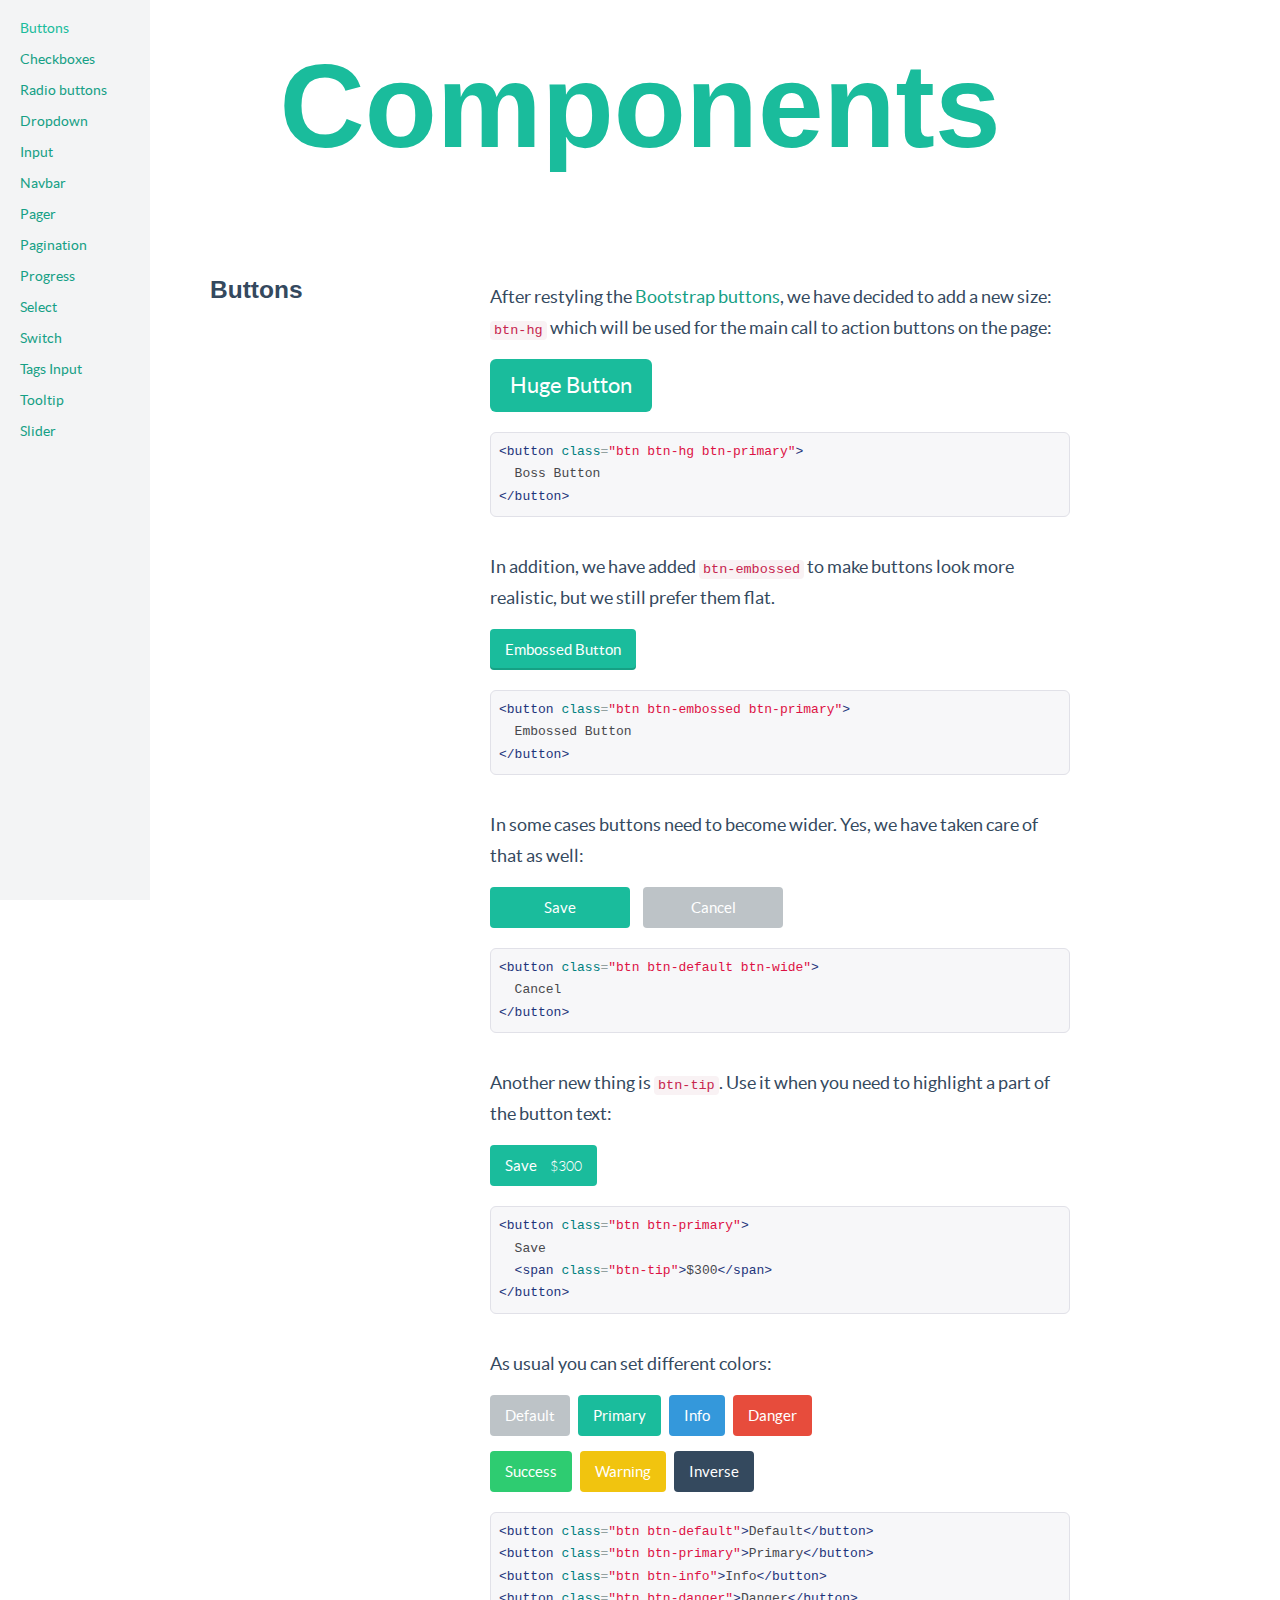
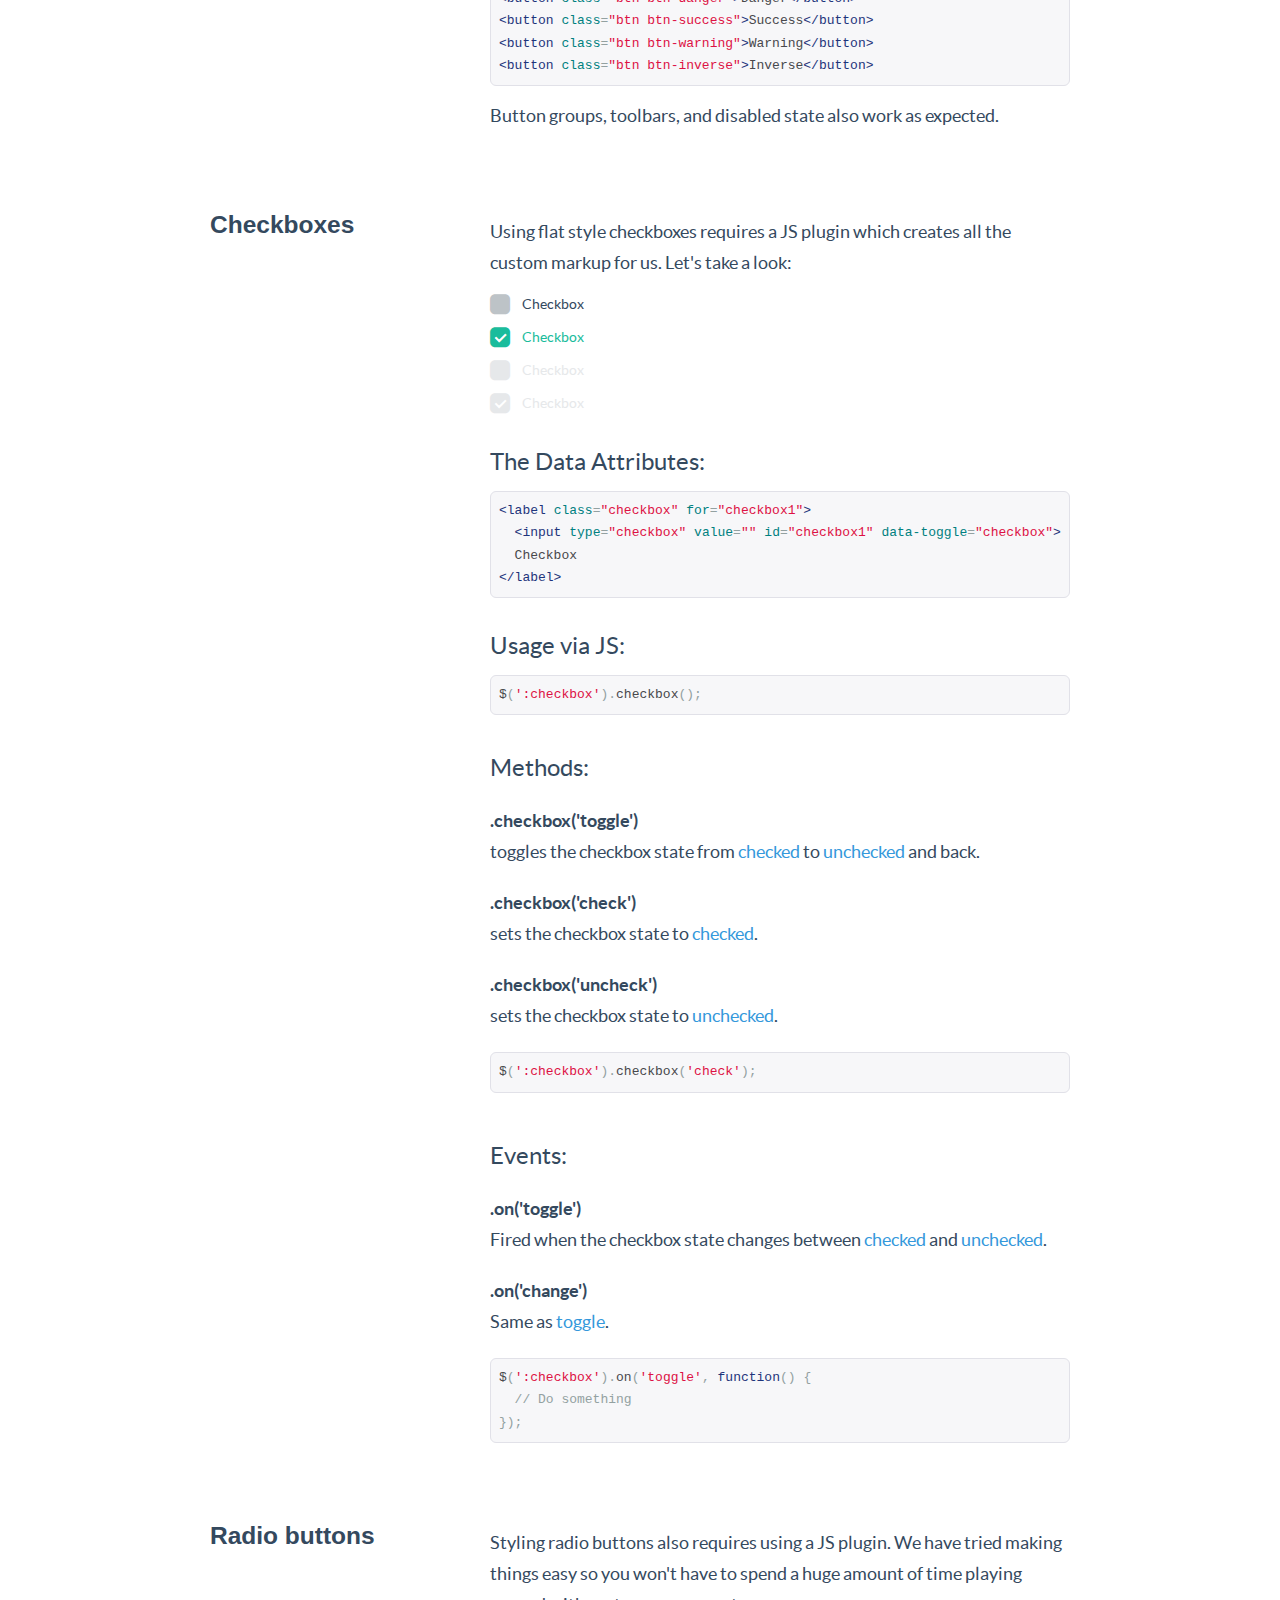
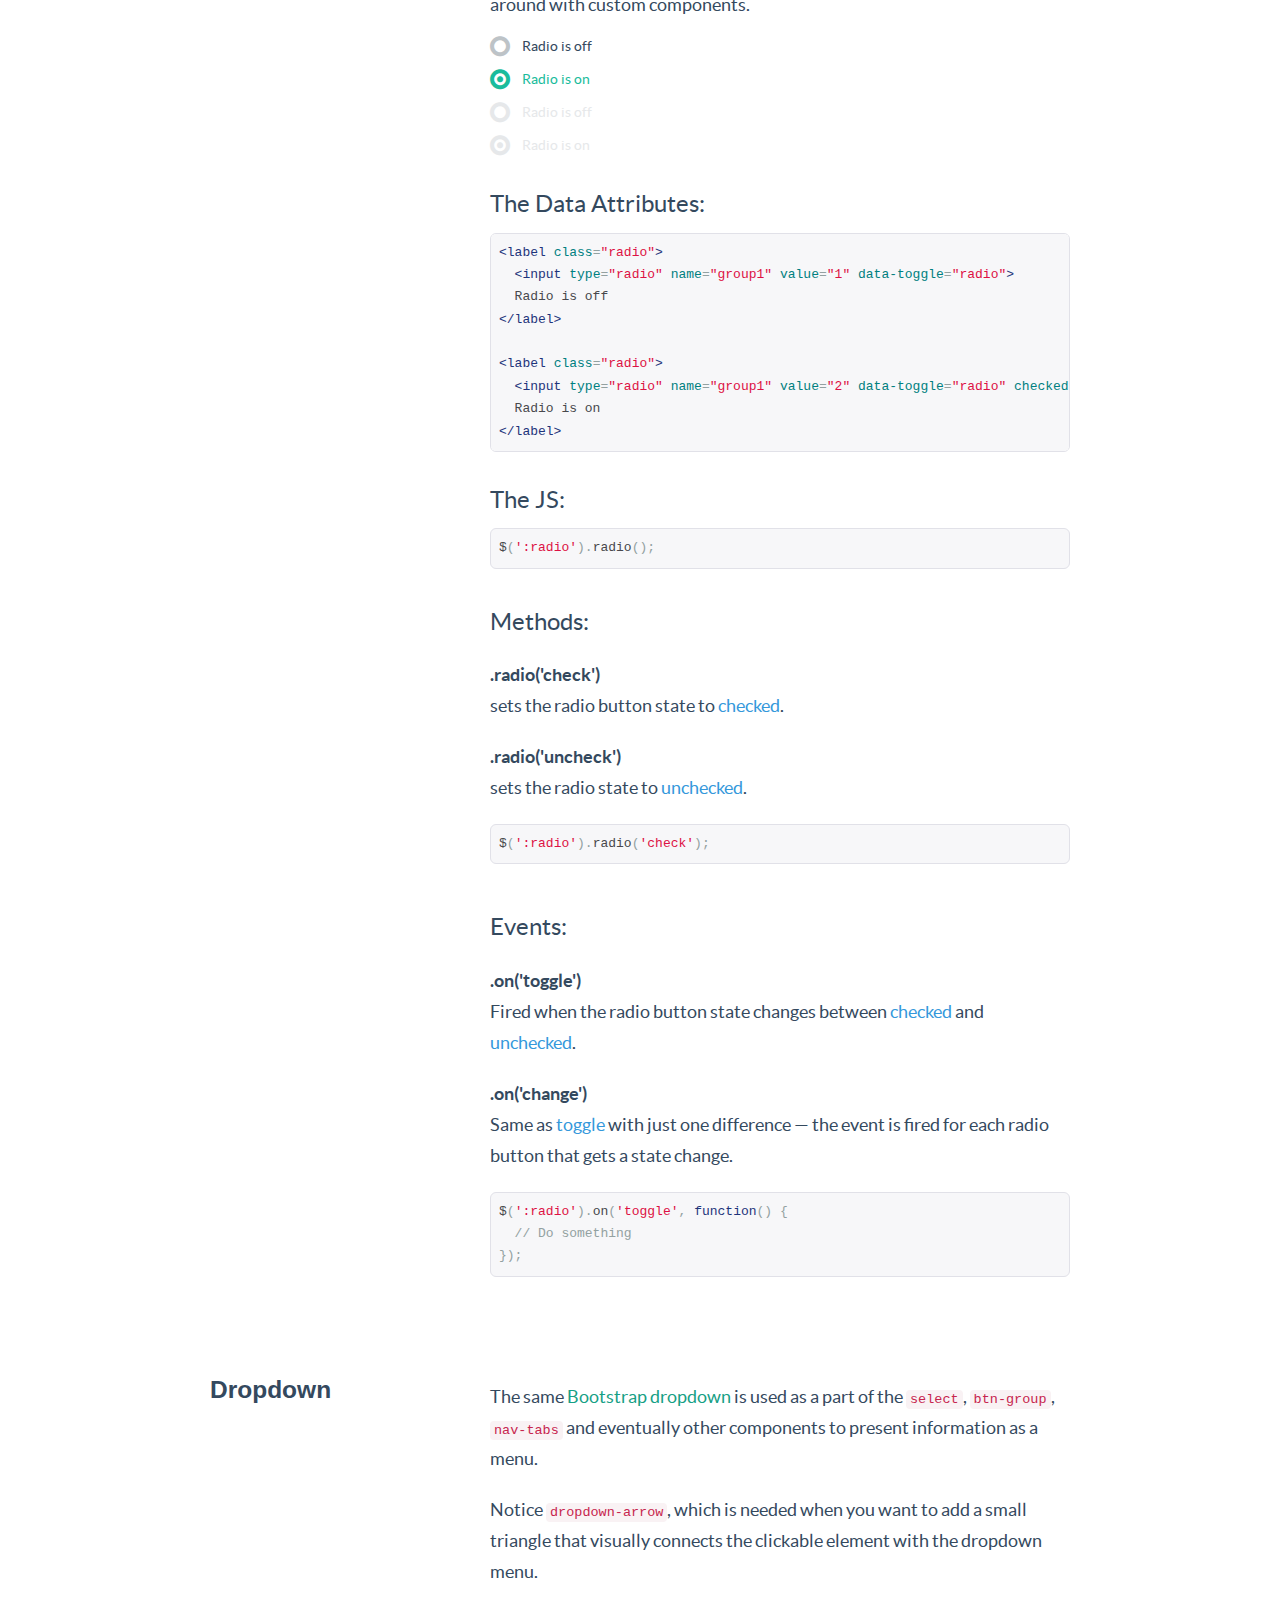
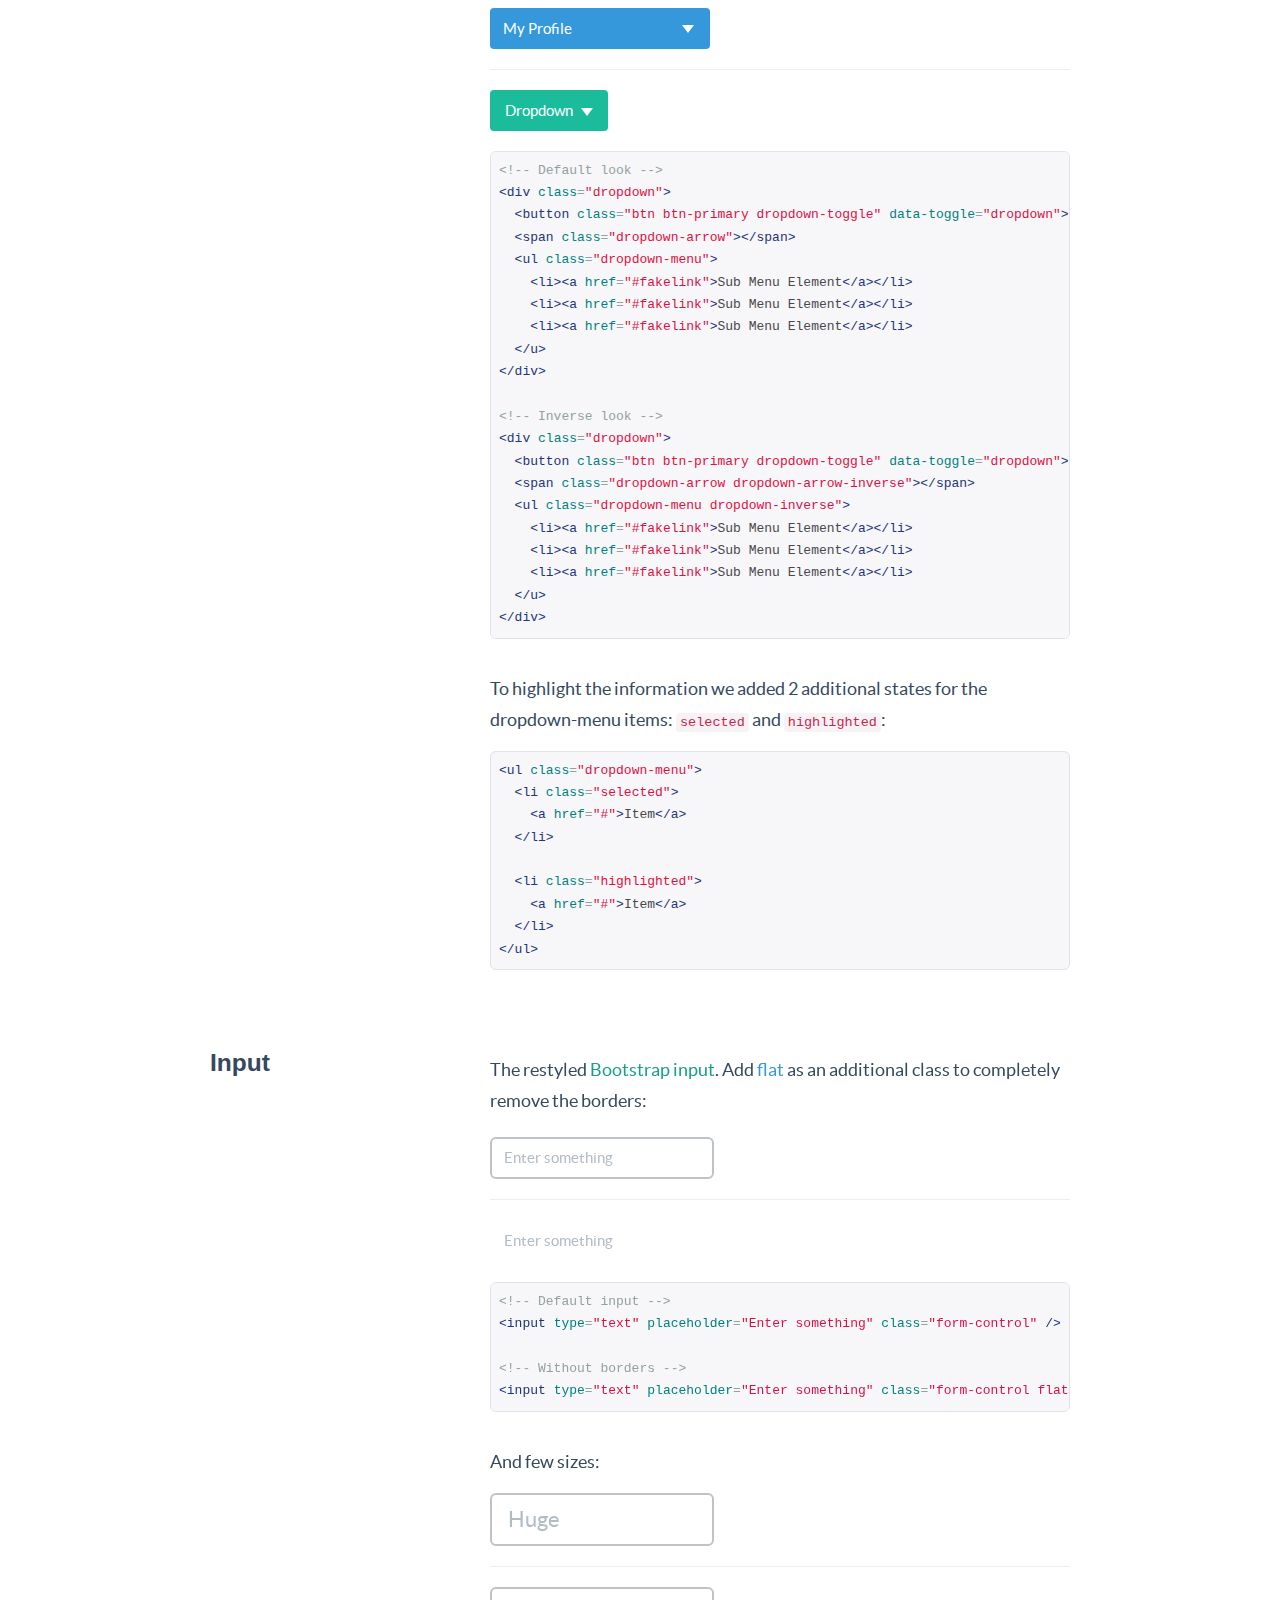
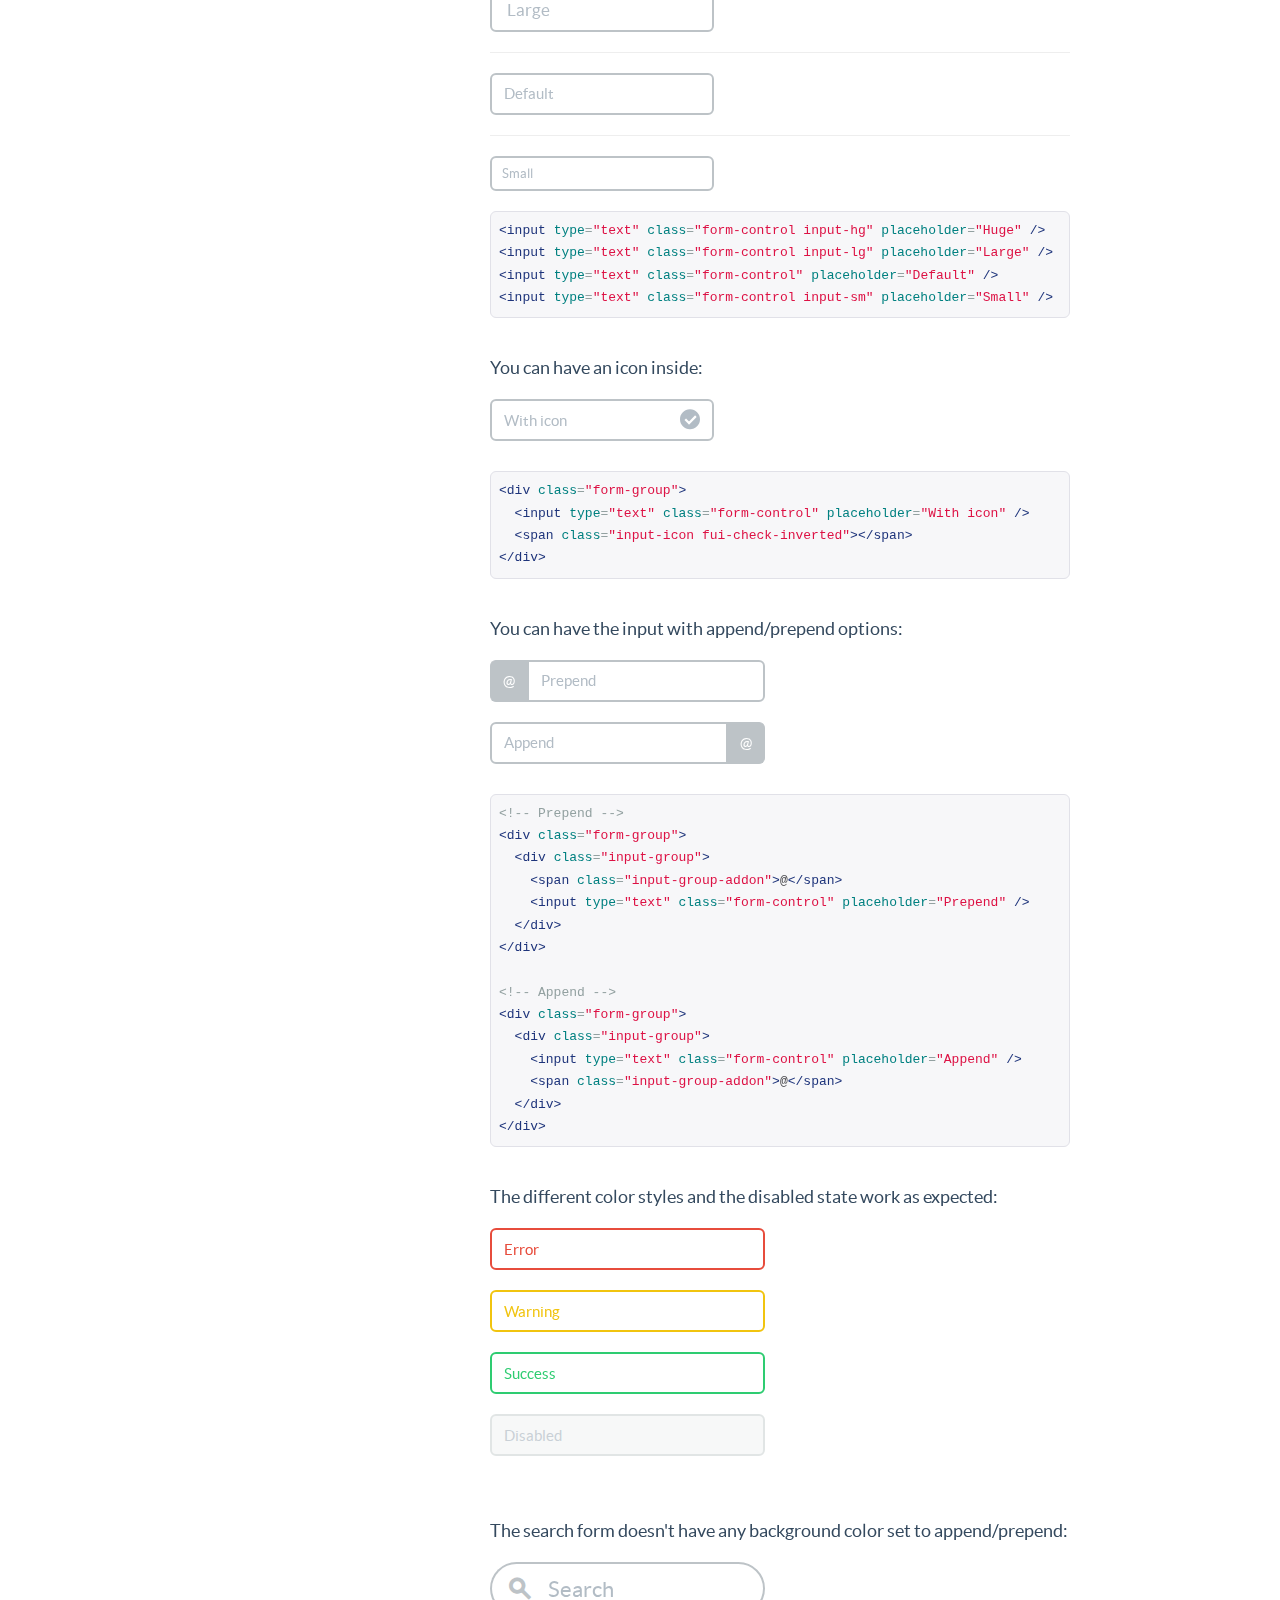
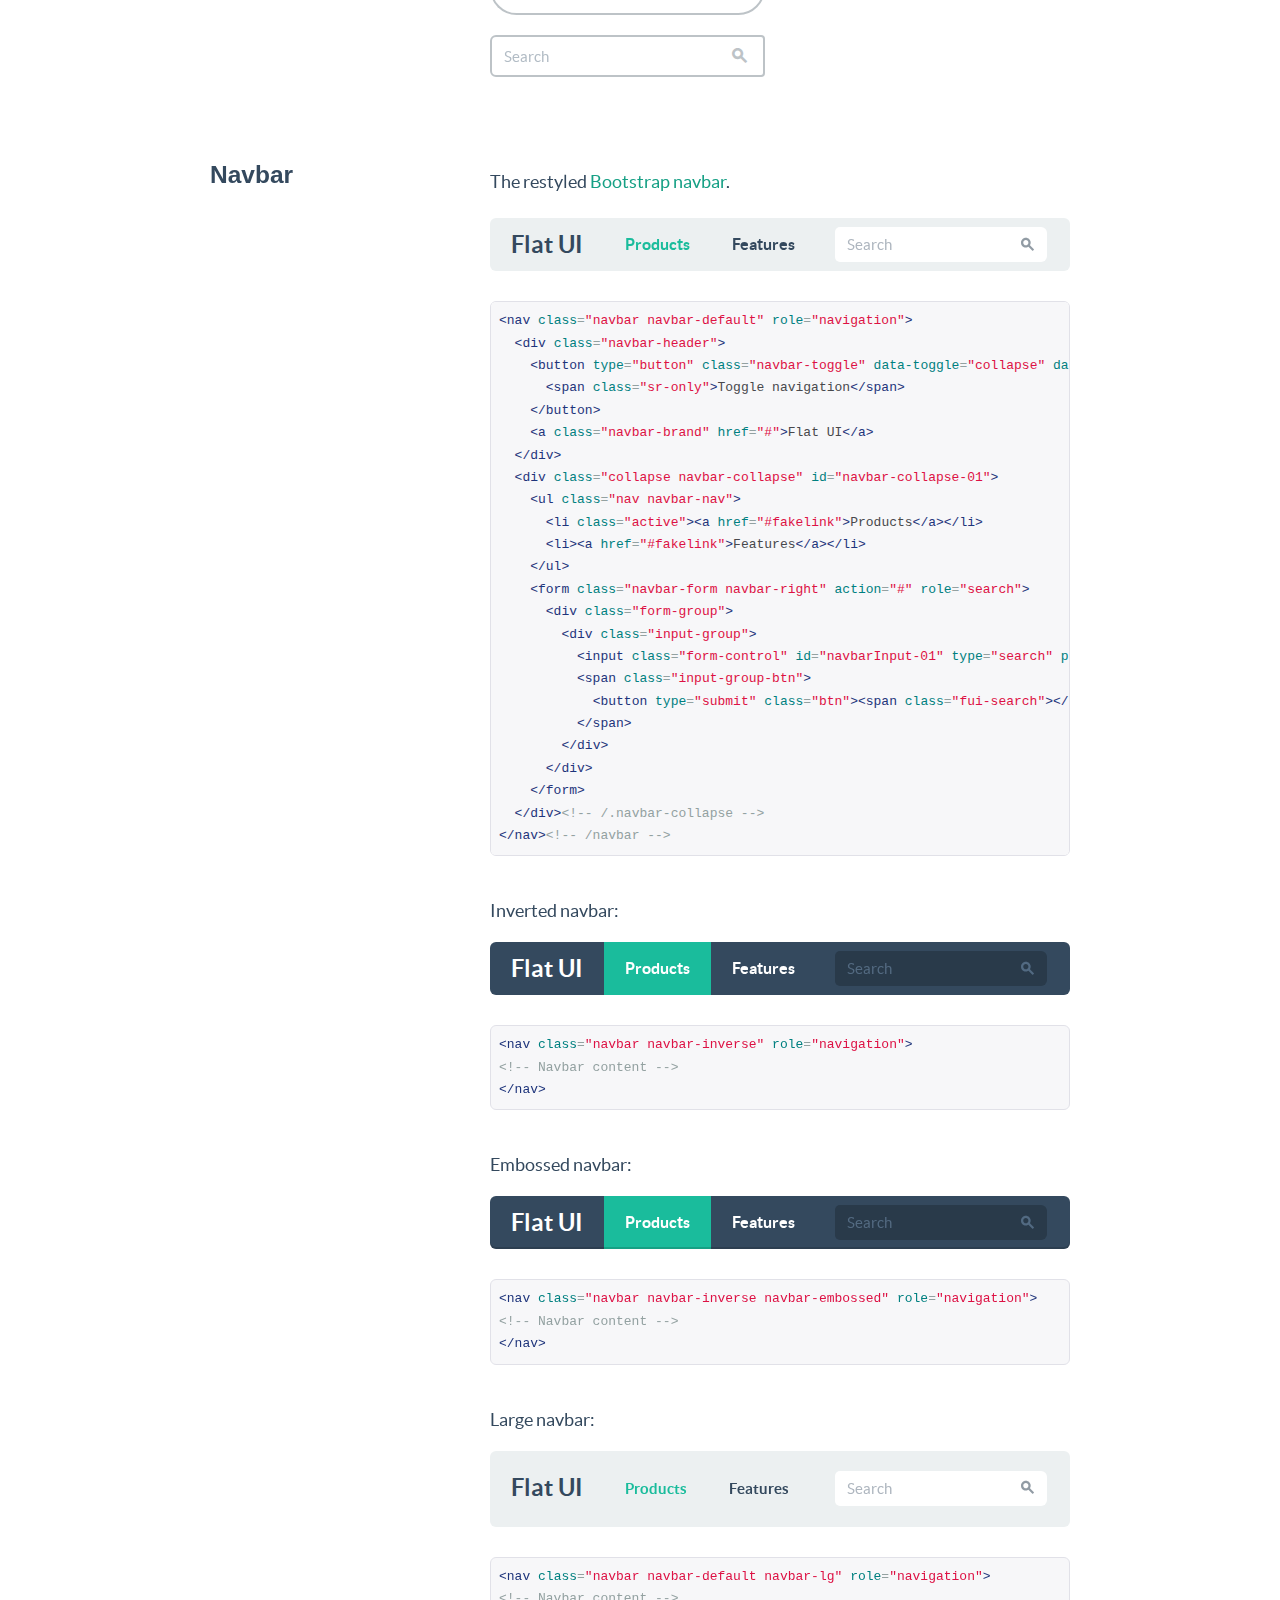
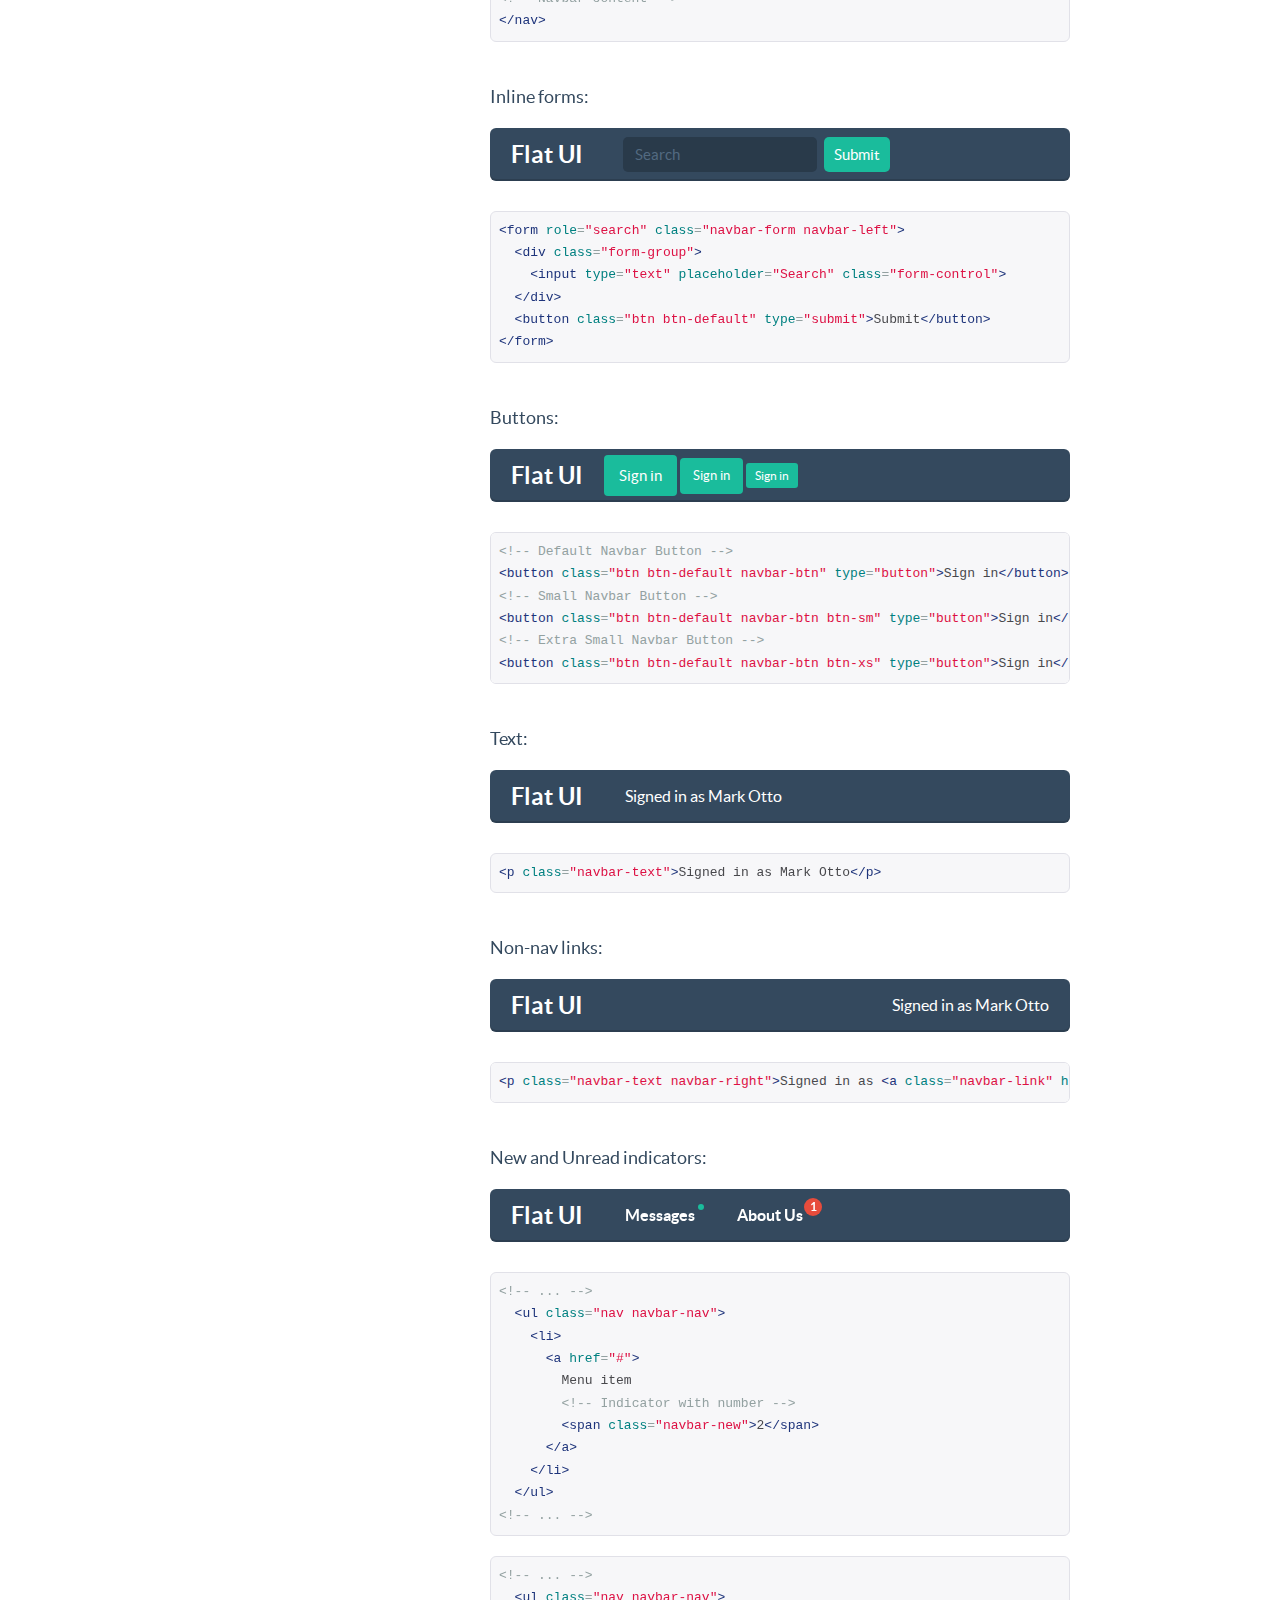
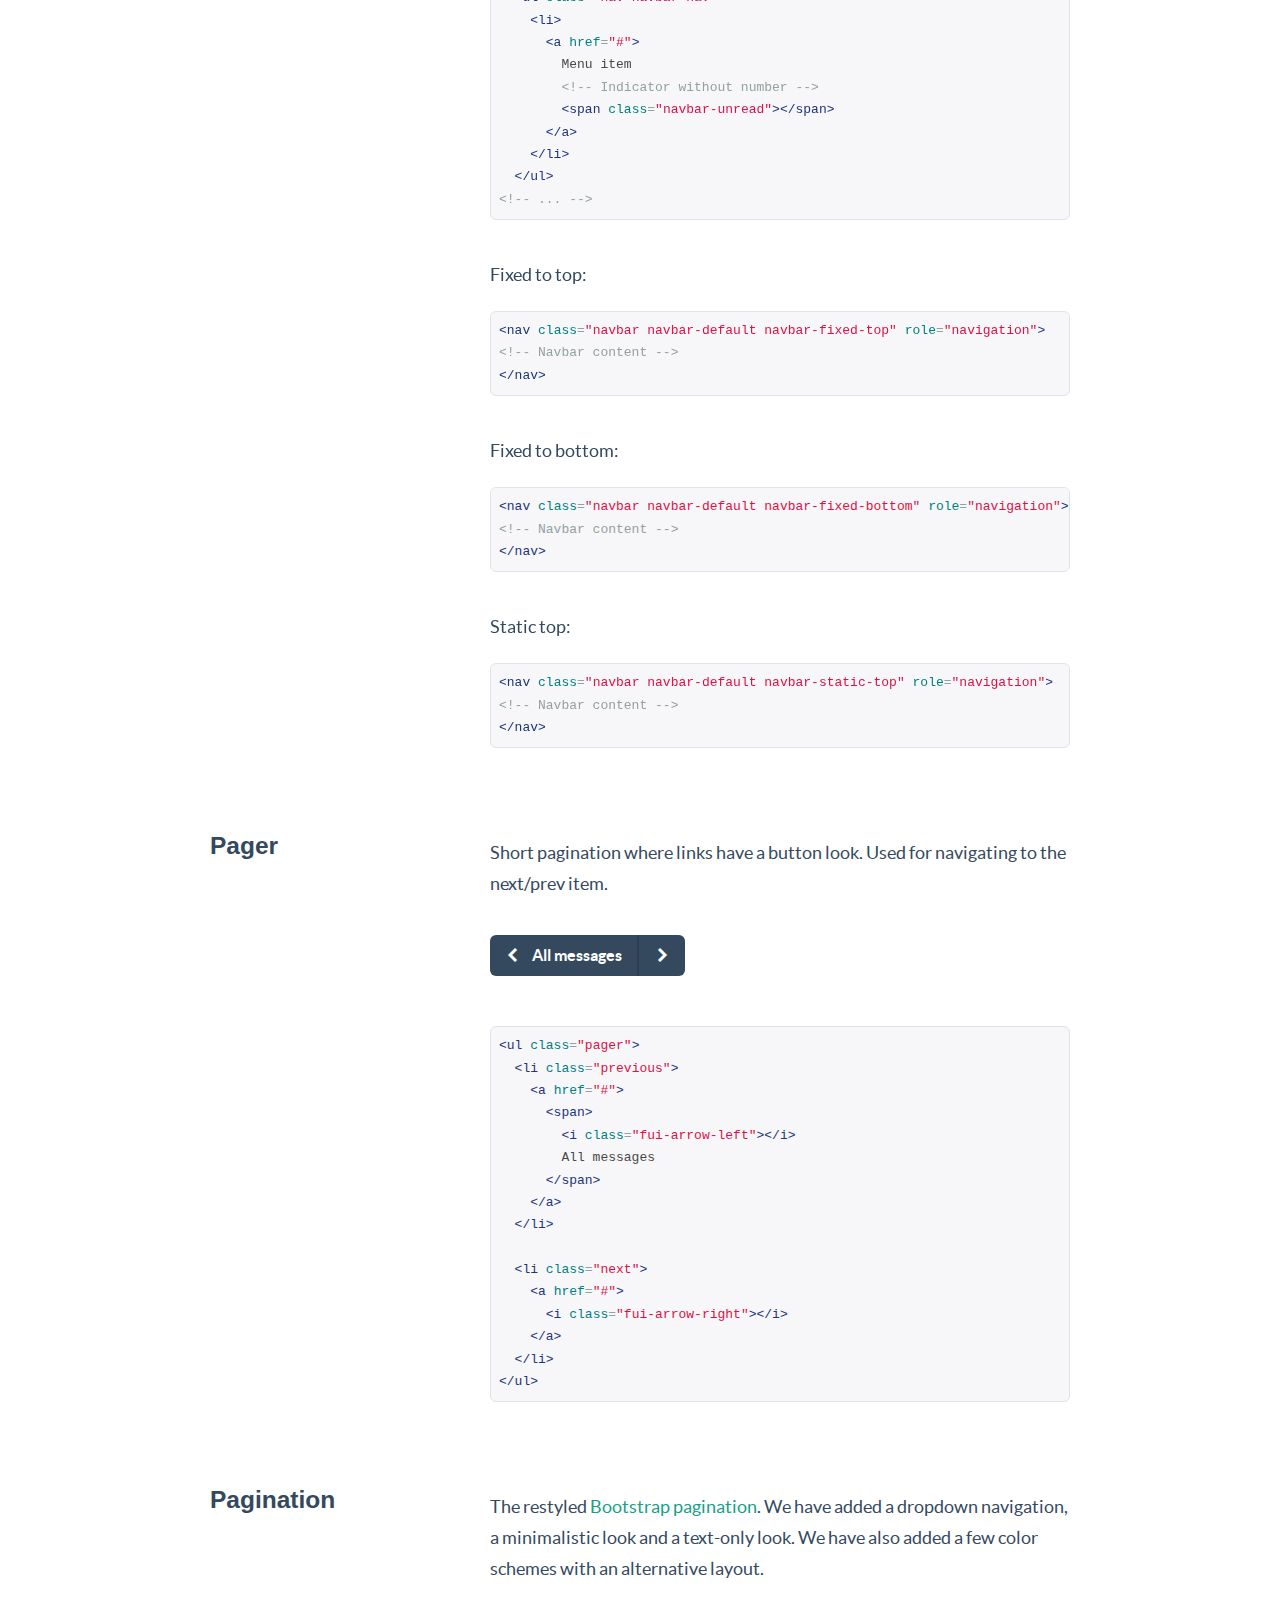
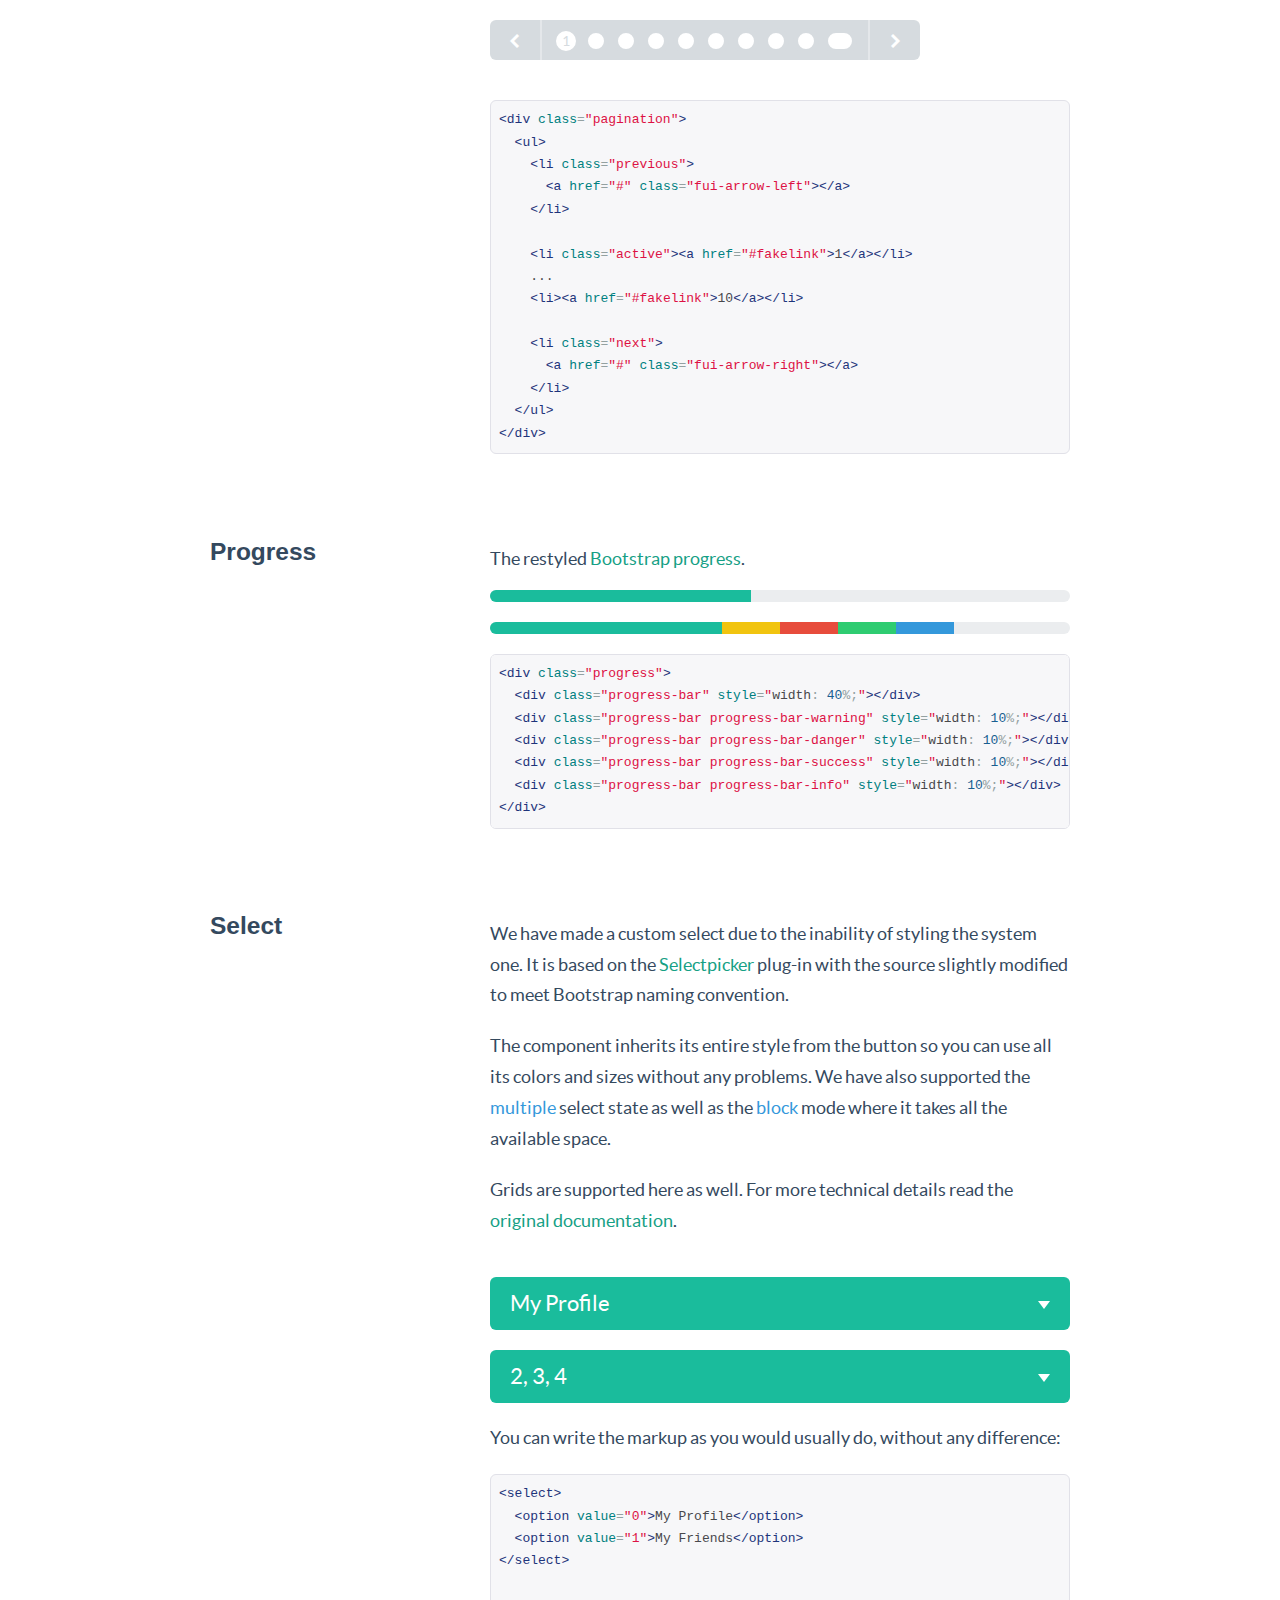
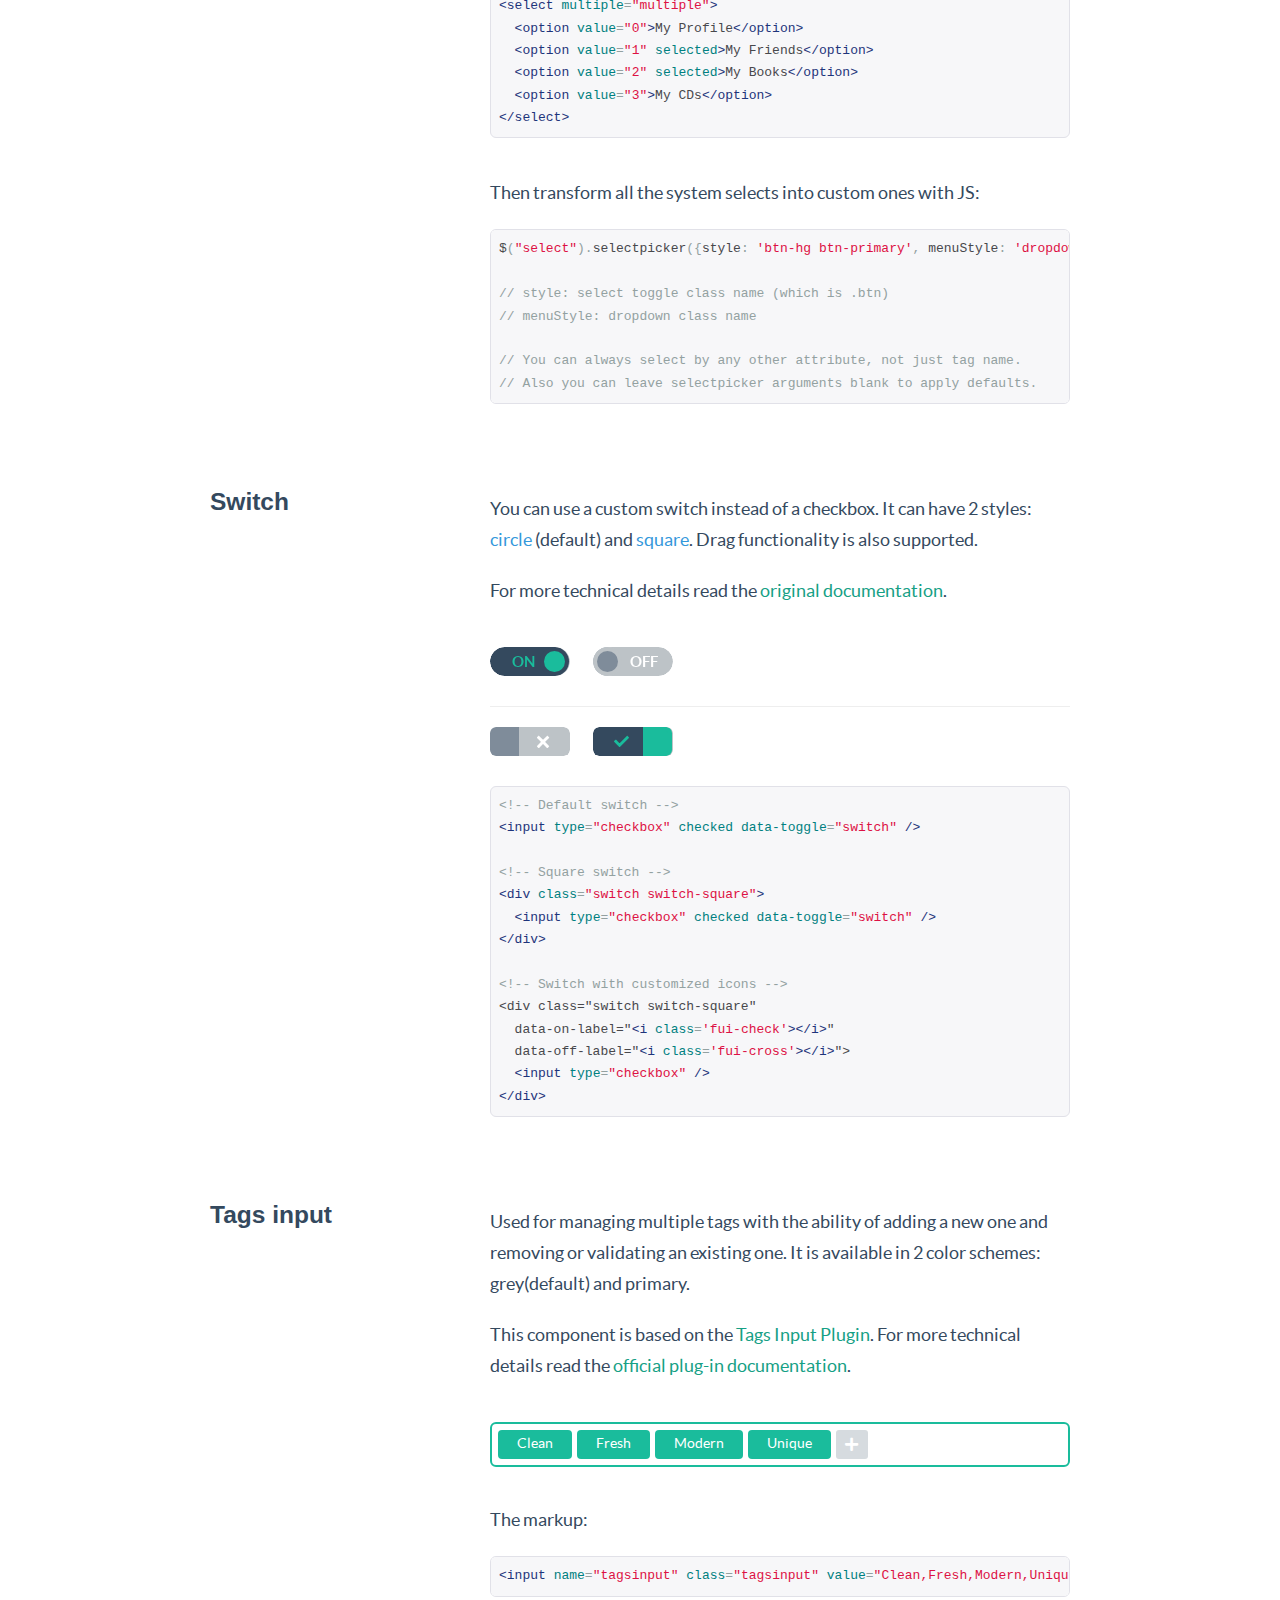
<file: designmodo/flat-ui/components.html>
<!DOCTYPE html>
<html lang="en">
  <head>
    <meta charset="utf-8">
    <title>Components &middot; Flat UI Free</title>
    <meta name="viewport" content="width=device-width, initial-scale=1.0">

    <!-- Loading Bootstrap -->
    <link href="bootstrap/css/bootstrap.css" rel="stylesheet">
    <link href="bootstrap/css/prettify.css" rel="stylesheet">

    <!-- Loading Flat UI -->
    <link href="css/flat-ui.css" rel="stylesheet">
    <link href="css/docs.css" rel="stylesheet">

    <link rel="shortcut icon" href="images/favicon.ico">

    <!-- HTML5 shim, for IE6-8 support of HTML5 elements. All other JS at the end of file. -->
    <!--[if lt IE 9]>
      <script src="js/html5shiv.js"></script>
      <script src="js/respond.min.js"></script>
    <![endif]-->
  </head>
  <body>
    <ul class="demo-sidebar hide-on-tablets">
      <li><a href="#fui-button">Buttons</a></li>
      <li><a href="#fui-checkbox">Checkboxes</a></li>
      <li><a href="#fui-radio">Radio buttons</a></li>
      <li><a href="#fui-dropdown">Dropdown</a></li>
      <li><a href="#fui-input">Input</a></li>
      <li><a href="#fui-navbar">Navbar</a></li>
      <li><a href="#fui-pager">Pager</a></li>
      <li><a href="#fui-pagination">Pagination</a></li>
      <li><a href="#fui-progress">Progress</a></li>
      <li><a href="#fui-select">Select</a></li>
      <li><a href="#fui-switch">Switch</a></li>
      <li><a href="#fui-tagsinput">Tags Input</a></li>
      <li><a href="#fui-tooltip">Tooltip</a></li>
      <li><a href="#fui-slider">Slider</a></li>
    </ul> <!-- /nav -->

		<h1 class="demo-headline">Components</h1>		
    <div class="container">    	
    	<div id="fui-button" class="pbl"></div>
    	
      <div class="demo-row">
        <div class="demo-title">
          <h3>Buttons</h3>
        </div>

        <div class="demo-content">
          <p>
            After restyling the <a href="http://getbootstrap.com/css/#buttons">Bootstrap buttons</a>, we have decided to add a new size: <code>btn-hg</code> which will be used for the main call to action buttons on the page:
          </p>
          <p class="mbl">
            <button class="btn btn-hg btn-primary">Huge Button</button>
          </p>
<pre class="prettyprint">
&lt;button class="btn btn-hg btn-primary"&gt;
  Boss Button
&lt;/button&gt;
</pre>

          <p class="ptl">
            In addition, we have added <code>btn-embossed</code> to make buttons look more realistic, but we still prefer them flat.
          </p>
          <p class="mbl">
            <button class="btn btn-embossed btn-primary">Embossed Button</button>
          </p>
<pre class="prettyprint">
&lt;button class="btn btn-embossed btn-primary"&gt;
  Embossed Button
&lt;/button&gt;
</pre>

          <p class="ptl">
            In some cases buttons need to become wider. Yes, we have taken care of that as well:
          </p>
          <p class="mbl">
            <button class="btn btn-wide btn-primary mrm">Save</button>
            <button class="btn btn-wide btn-default">Cancel</button>
          </p>
<pre class="prettyprint">
&lt;button class="btn btn-default btn-wide"&gt;
  Cancel
&lt;/button&gt;
</pre>

          <p class="ptl">
            Another new thing is <code>btn-tip</code>. Use it when you need to highlight a part of the button text:
          </p>
          <p class="mbl">
            <button class="btn btn-primary">
              Save
              <span class="btn-tip">$300</span>
            </button>
          </p>
<pre class="prettyprint">
&lt;button class="btn btn-primary"&gt;
  Save
  &lt;span class="btn-tip"&gt;$300&lt;/span&gt;
&lt;/button&gt;
</pre>

          <p class="ptl">
            As usual you can set different colors:
          </p>
          <p>
	          <button class="btn btn-default mrs">Default</button>
            <button class="btn btn-primary mrs">Primary</button>
            <button class="btn btn-info mrs">Info</button>
            <button class="btn btn-danger mrs">Danger</button>
          </p>
          <p class="mbl">            
            <button class="btn btn-success mrs">Success</button>
            <button class="btn btn-warning mrs">Warning</button>
            <button class="btn btn-inverse mrs">Inverse</button>
          </p>
<pre class="prettyprint">
&lt;button class="btn btn-default"&gt;Default&lt;/button&gt;
&lt;button class="btn btn-primary"&gt;Primary&lt;/button&gt;
&lt;button class="btn btn-info"&gt;Info&lt;/button&gt;
&lt;button class="btn btn-danger"&gt;Danger&lt;/button&gt;
&lt;button class="btn btn-success"&gt;Success&lt;/button&gt;
&lt;button class="btn btn-warning"&gt;Warning&lt;/button&gt;
&lt;button class="btn btn-inverse"&gt;Inverse&lt;/button&gt;
</pre>

          <p>
            Button groups, toolbars, and disabled state also work as expected.
          </p>
        </div>        
      </div><!-- /.demo-row -->
      
			<div id="fui-checkbox" class="pbl"></div>
			
      <div class="demo-row">      	
        <div class="demo-title">
          <h3>Checkboxes</h3>
        </div>

        <div class="demo-content">
          <p>
            Using flat style checkboxes requires a JS plugin which creates all the custom markup for us. Let's take a look:
          </p>
          <label class="checkbox" for="checkbox1">
            <input type="checkbox" value="" id="checkbox1" data-toggle="checkbox">
            Checkbox
          </label>
          <label class="checkbox" for="checkbox2">
            <input type="checkbox" value="" id="checkbox2" checked="checked" data-toggle="checkbox">
            Checkbox
          </label>
          <label class="checkbox" for="checkbox3">
            <input type="checkbox" value="" id="checkbox3" data-toggle="checkbox" disabled="">
            Checkbox
          </label>
          <label class="checkbox" for="checkbox4">
            <input type="checkbox" value="" id="checkbox4" checked="checked" data-toggle="checkbox" disabled="">
            Checkbox
          </label>

          <h6 class="ptl">The Data Attributes:</h6>
<pre class="prettyprint">
&lt;label class="checkbox" for="checkbox1"&gt;
  &lt;input type="checkbox" value="" id="checkbox1" data-toggle="checkbox"&gt;
  Checkbox
&lt;/label&gt;
</pre>

          <h6 class="ptl">Usage via JS:</h6>
<pre class="prettyprint">
$(':checkbox').checkbox();
</pre>

          <div class="pvm">
            <h6>Methods:</h6>
          </div>
          <p class="mbl">
            <strong>.checkbox('toggle')</strong>
            <br/>
            toggles the checkbox state from <span class="text-info">checked</span>
            to <span class="text-info">unchecked</span> and back.
          </p>
          <p class="mbl">
            <strong>.checkbox('check')</strong>
            <br/>
            sets the checkbox state to <span class="text-info">checked</span>.
          </p>
          <p class="mbl">
            <strong>.checkbox('uncheck')</strong>
            <br/>
            sets the checkbox state to <span class="text-info">unchecked</span>.
          </p>
<pre class="prettyprint">
$(':checkbox').checkbox('check');
</pre>

          <div class="pbm ptl">
            <h6>Events:</h6>
          </div>
          <p class="mbl">
            <strong>.on('toggle')</strong>
            <br/>
            Fired when the checkbox state changes between
            <span class="text-info">checked</span> and
            <span class="text-info">unchecked</span>.
          </p>
          <p class="mbl">
            <strong>.on('change')</strong>
            <br/>
            Same as <span class="text-info">toggle</span>.
          </p>
<pre class="prettyprint">
$(':checkbox').on('toggle', function() {
  // Do something
});
</pre>          
          
        </div> <!-- /.demo-content -->
      </div> <!-- /.demo-row -->
      
      <div id="fui-radio" class="pbl"></div>

      <div class="demo-row">
        <div class="demo-title">
          <h3>Radio buttons</h3>
        </div>

        <div class="demo-content">
          <p>
            Styling radio buttons also requires using a JS plugin. We have tried making things easy so you won't have to spend a huge amount of time playing around with custom&nbsp;components.
          </p>
          <label class="radio">
            <input type="radio" name="group1" value="1" data-toggle="radio">
            Radio is off
          </label>
          <label class="radio">
            <input type="radio" name="group1" value="2" data-toggle="radio" checked>
            Radio is on
          </label>
          <label class="radio">
            <input type="radio" name="group2" value="1" data-toggle="radio" disabled>
            Radio is off
          </label>
          <label class="radio">
            <input type="radio" name="group2" value="2" data-toggle="radio" disabled checked>
            Radio is on
          </label>

          <h6 class="ptl">The Data Attributes:</h6>
<pre class="prettyprint">
&lt;label class="radio"&gt;
  &lt;input type="radio" name="group1" value="1" data-toggle="radio"&gt;
  Radio is off
&lt;/label&gt;

&lt;label class="radio"&gt;
  &lt;input type="radio" name="group1" value="2" data-toggle="radio" checked&gt;
  Radio is on
&lt;/label&gt;
</pre>

          <h6 class="ptl">The JS:</h6>
<pre class="prettyprint">
$(':radio').radio();
</pre>

          <div class="pvm">
            <h6>Methods:</h6>
          </div>
          <p class="mbl">
            <strong>.radio('check')</strong>
            <br/>
            sets the radio button state to <span class="text-info">checked</span>.
          </p>
          <p class="mbl">
            <strong>.radio('uncheck')</strong>
            <br/>
            sets the radio state to <span class="text-info">unchecked</span>.
          </p>
<pre class="prettyprint">
$(':radio').radio('check');
</pre>

          <div class="pbm ptl">
            <h6>Events:</h6>
          </div>
          <p class="mbl">
            <strong>.on('toggle')</strong>
            <br/>
            Fired when the radio button state changes between
            <span class="text-info">checked</span> and
            <span class="text-info">unchecked</span>.
          </p>
          <p class="mbl">
            <strong>.on('change')</strong>
            <br/>
            Same as <span class="text-info">toggle</span> with just one difference &mdash; the event is fired for each radio button that gets a state change.
          </p>
<pre class="prettyprint">
$(':radio').on('toggle', function() {
  // Do something
});
</pre>
        </div> <!-- /.demo-content -->
      </div> <!-- /.demo-row -->
    </div><!-- /.container -->

		

    <div class="container ptl">    	
    	<div id="fui-dropdown" class="pbl"></div>
    
      <div class="demo-row">
        <div class="demo-title">
          <h3>Dropdown</h3>
        </div>

        <div class="demo-content">
          <p class="mbl">
            The same <a href="http://getbootstrap.com/components/#dropdowns">Bootstrap dropdown</a> is used as a part of the <code>select</code>, <code>btn-group</code>, <code>nav-tabs</code> and eventually other components to present information as a menu.
          </p>

          <p class="mbl">
            Notice <code>dropdown-arrow</code>, which is needed when you want to add a small triangle that visually connects the clickable element with the dropdown menu.
          </p>

          <select name="info" class="mbn">
            <optgroup label="Profile">
              <option value="0">My Profile</option>
              <option value="1">My Friends</option>
            </optgroup>
            <optgroup label="System">
              <option value="2">Messages</option>
              <option value="3">My Settings</option>
              <option value="4" class="highlighted">Logout</option>
            </optgroup>
          </select>

          <hr/>
          
          <div class="row">
          	<div class="col-md-3">
	          	<div class="dropdown">
		          	<button class="btn btn-primary dropdown-toggle" data-toggle="dropdown">Dropdown<span class="caret"></span></button>
							  <span class="dropdown-arrow dropdown-arrow-inverse"></span>
		            <ul class="dropdown-menu dropdown-inverse">
		              <li><a href="#fakelink">Sub Menu Element</a></li>
		              <li><a href="#fakelink">Sub Menu Element</a></li>
		              <li><a href="#fakelink">Sub Menu Element</a></li>
		            </ul>
							</div>
          	</div>
          </div>
          

          <div class="pvl">
<pre class="prettyprint">
&lt;!-- Default look --&gt;
&lt;div class="dropdown"&gt;
  &lt;button class="btn btn-primary dropdown-toggle" data-toggle="dropdown">Dropdown&lt;span class="caret"&gt;&lt;/span&gt;&lt;/button&gt;
  &lt;span class="dropdown-arrow"&gt;&lt;/span&gt;
  &lt;ul class="dropdown-menu"&gt;
    &lt;li&gt;&lt;a href="#fakelink">Sub Menu Element&lt;/a&gt;&lt;/li&gt;
    &lt;li&gt;&lt;a href="#fakelink">Sub Menu Element&lt;/a&gt;&lt;/li&gt;
    &lt;li&gt;&lt;a href="#fakelink">Sub Menu Element&lt;/a&gt;&lt;/li&gt;
  &lt;/u&gt;
&lt;/div&gt;

&lt;!-- Inverse look --&gt;
&lt;div class="dropdown"&gt;
  &lt;button class="btn btn-primary dropdown-toggle" data-toggle="dropdown">Dropdown&lt;span class="caret"&gt;&lt;/span&gt;&lt;/button&gt;
  &lt;span class="dropdown-arrow dropdown-arrow-inverse"&gt;&lt;/span&gt;
  &lt;ul class="dropdown-menu dropdown-inverse"&gt;
    &lt;li&gt;&lt;a href="#fakelink">Sub Menu Element&lt;/a&gt;&lt;/li&gt;
    &lt;li&gt;&lt;a href="#fakelink">Sub Menu Element&lt;/a&gt;&lt;/li&gt;
    &lt;li&gt;&lt;a href="#fakelink">Sub Menu Element&lt;/a&gt;&lt;/li&gt;
  &lt;/u&gt;
&lt;/div&gt;
</pre>
          </div>

          <p>
            To highlight the information we added 2 additional states for the dropdown-menu items: <code>selected</code> and <code>highlighted</code>:
          </p>
<pre class="prettyprint">
&lt;ul class="dropdown-menu"&gt;
  &lt;li class="selected"&gt;
    &lt;a href="#"&gt;Item&lt;/a&gt;
  &lt;/li&gt;

  &lt;li class="highlighted"&gt;
    &lt;a href="#"&gt;Item&lt;/a&gt;
  &lt;/li&gt;
&lt;/ul&gt;
</pre>
        </div> <!-- /.demo-content -->
      </div> <!-- /.demo-row -->

			<div id="fui-input" class="pbl"></div>

      <div class="demo-row">
        <div class="demo-title">
          <h3>Input</h3>
        </div>

        <div class="demo-content">
          <p class="mbl">
            The restyled <a href="http://getbootstrap.com/css/#forms">Bootstrap input</a>. Add <span class="text-info">flat</span> as an additional class to completely remove the borders:
          </p>
					
					<div class="row">
						<div class="col-lg-5">
							<input type="text" value="" placeholder="Enter something" class="form-control" />
						</div>
					</div>
					<hr />
					<div class="row">
						<div class="col-lg-5">
							<input type="text" value="" placeholder="Enter something" class="form-control flat" />
						</div>
					</div>
<pre class="prettyprint mtl">
&lt;!-- Default input --&gt;
&lt;input type="text" placeholder="Enter something" class="form-control" /&gt;

&lt;!-- Without borders --&gt;
&lt;input type="text" placeholder="Enter something" class="form-control flat" /&gt;
</pre>

          <p class="ptl">And few sizes:</p>
          <div class="row">
          	<div class="col-lg-5">
	          	<input type="text" value="" placeholder="Huge" class="form-control input-hg" />
          	</div>
          </div>
          <hr />
          <div class="row">
          	<div class="col-lg-5">
	          	<input type="text" value="" placeholder="Large" class="form-control input-lg" />
          	</div>
          </div>
          <hr />
          <div class="row">
          	<div class="col-lg-5">
	          	<input type="text" value="" placeholder="Default" class="form-control" />
          	</div>
          </div>
          <hr />
          <div class="row">
          	<div class="col-lg-5">
	          	<input type="text" value="" placeholder="Small" class="form-control input-sm" />
          	</div>
          </div>
<pre class="prettyprint mtl">
&lt;input type="text" class="form-control input-hg" placeholder="Huge" /&gt;
&lt;input type="text" class="form-control input-lg" placeholder="Large" /&gt;
&lt;input type="text" class="form-control" placeholder="Default" /&gt;
&lt;input type="text" class="form-control input-sm" placeholder="Small" /&gt;
</pre>

          <p class="ptl">You can have an icon inside:</p>
          <div class="row">
          	<div class="col-lg-5">
	          	<div class="form-group">
	              <input type="text" value="" placeholder="With icon" class="form-control" />
	              <span class="input-icon fui-check-inverted"></span>
	            </div>
          	</div>            
          </div>
<pre class="prettyprint mtm">
&lt;div class="form-group"&gt;
  &lt;input type="text" class="form-control" placeholder="With icon" /&gt;
  &lt;span class="input-icon fui-check-inverted"&gt;&lt;/span&gt;
&lt;/div&gt;
</pre>

        <p class="ptl">You can have the input with append/prepend options:</p>
          <div class="row">
            <div class="col-lg-6">
              <div class="form-group">
                <div class="input-group">
                  <span class="input-group-addon">@</span>
                  <input class="form-control" type="text" placeholder="Prepend" />
                </div>
              </div>              
            </div>
          </div>
          
          <div class="row">
            <div class="col-lg-6">
              <div class="form-group">
                <div class="input-group">                 
                  <input class="form-control" type="text" placeholder="Append" />
                  <span class="input-group-addon">@</span>
                </div>
              </div>              
            </div>
          </div>

<pre class="prettyprint mtm">
&lt;!-- Prepend --&gt;
&lt;div class="form-group"&gt;
  &lt;div class="input-group"&gt;
    &lt;span class="input-group-addon"&gt;@&lt;/span&gt;
    &lt;input type="text" class="form-control" placeholder="Prepend" /&gt;
  &lt;/div&gt;  
&lt;/div&gt;

&lt;!-- Append --&gt;
&lt;div class="form-group"&gt;
  &lt;div class="input-group"&gt;
    &lt;input type="text" class="form-control" placeholder="Append" /&gt;
    &lt;span class="input-group-addon"&gt;@&lt;/span&gt;
  &lt;/div&gt;
&lt;/div&gt;
</pre>

          <p class="ptl">
            The different color styles and the disabled state work as expected:
            <div class="row">
            	<div class="col-lg-6">
	            	<div class="form-group has-error">
		              <input class="form-control" type="text" placeholder="Error" />
		            </div>
            	</div>
            </div>
            <div class="row">
            	<div class="col-lg-6">
	            	<div class="form-group has-warning">
		              <input class="form-control" type="text" placeholder="Warning" />
		            </div>
            	</div>
            </div>
            <div class="row">
            	<div class="col-lg-6">
	            	<div class="form-group has-success">
		              <input class="form-control" type="text" placeholder="Success" />
		            </div>
            	</div>
            </div>
            <div class="row">
            	<div class="col-lg-6">
	            	<div class="form-group">
		              <input class="form-control" type="text" placeholder="Disabled" disabled />
		            </div>
            	</div>
            </div>
          </p>

          <p class="ptl mtl">
            The search form doesn't have any background color set to append/prepend:
          </p>
          <div class="row">
            <div class="col-lg-6">
              <div class="form-group">
                <div class="input-group input-group-hg input-group-rounded">
                  <span class="input-group-btn">
                    <button type="submit" class="btn"><span class="fui-search"></span></button>
                  </span>              
                  <input type="text" class="form-control" placeholder="Search" id="search-query-2">
                </div>
              </div>
            </div>
          </div>          

          <div class="row">
            <div class="col-lg-6">
              <div class="form-group">
                <div class="input-group">                               
                  <input type="text" class="form-control" placeholder="Search" id="search-query-3">
                  <span class="input-group-btn">
                    <button type="submit" class="btn"><span class="fui-search"></span></button>
                  </span>
                </div>
              </div>
            </div>
          </div>
          
        </div> <!-- /.demo-content -->
      </div> <!-- /.demo-row -->

			<div id="fui-navbar" class="pbl"></div>

      <div class="demo-row">
        <div class="demo-title">
          <h3>Navbar</h3>
        </div>
        <div class="demo-content">
          <p class="mbl">
            The restyled <a href="http://getbootstrap.com/components/#navbar">Bootstrap navbar</a>.
          </p>

          <nav class="navbar navbar-default" role="navigation">
            <div class="navbar-header">
              <button type="button" class="navbar-toggle" data-toggle="collapse" data-target="#navbar-collapse-01">
                <span class="sr-only">Toggle navigation</span>
              </button>
              <a class="navbar-brand" href="#">Flat UI</a>
            </div>
            <div class="collapse navbar-collapse" id="navbar-collapse-01">
              <ul class="nav navbar-nav">           
                <li class="active"><a href="#fakelink">Products</a></li>
                <li><a href="#fakelink">Features</a></li>
               </ul>          
              <form class="navbar-form navbar-right" action="#" role="search" style="width: 250px">
                <div class="form-group">
                  <div class="input-group">
                    <input class="form-control" id="navbarInput-01" type="search" placeholder="Search">
                    <span class="input-group-btn">
                      <button type="submit" class="btn"><span class="fui-search"></span></button>
                    </span>            
                  </div>
                </div>               
              </form>
            </div><!-- /.navbar-collapse -->
          </nav><!-- /navbar -->
          
<pre class="prettyprint mvl">
&lt;nav class="navbar navbar-default" role="navigation"&gt;
  &lt;div class="navbar-header"&gt;
    &lt;button type="button" class="navbar-toggle" data-toggle="collapse" data-target="#navbar-collapse-01"&gt;
      &lt;span class="sr-only"&gt;Toggle navigation&lt;/span&gt;
    &lt;/button&gt;
    &lt;a class="navbar-brand" href="#"&gt;Flat UI&lt;/a&gt;
  &lt;/div&gt;
  &lt;div class="collapse navbar-collapse" id="navbar-collapse-01"&gt;
    &lt;ul class="nav navbar-nav"&gt;           
      &lt;li class="active"&gt;&lt;a href="#fakelink"&gt;Products&lt;/a&gt;&lt;/li&gt;
      &lt;li&gt;&lt;a href="#fakelink"&gt;Features&lt;/a&gt;&lt;/li&gt;
    &lt;/ul&gt;           
    &lt;form class="navbar-form navbar-right" action="#" role="search"&gt;
      &lt;div class="form-group"&gt;
        &lt;div class="input-group"&gt;
          &lt;input class="form-control" id="navbarInput-01" type="search" placeholder="Search"&gt;
          &lt;span class="input-group-btn"&gt;
            &lt;button type="submit" class="btn"&gt;&lt;span class="fui-search"&gt;&lt;/span&gt;&lt;/button&gt;
          &lt;/span&gt;            
        &lt;/div&gt;
      &lt;/div&gt;               
    &lt;/form&gt;
  &lt;/div>&lt;!-- /.navbar-collapse --&gt;
&lt;/nav>&lt;!-- /navbar --&gt;
</pre>

        <p class="ptl">Inverted navbar:</p>
        <nav class="navbar navbar-inverse" role="navigation">
          <div class="navbar-header">
            <button type="button" class="navbar-toggle" data-toggle="collapse" data-target="#navbar-collapse-02">
              <span class="sr-only">Toggle navigation</span>
            </button>
            <a class="navbar-brand" href="#">Flat UI</a>
          </div>
          <div class="collapse navbar-collapse" id="navbar-collapse-02">
            <ul class="nav navbar-nav">           
              <li class="active"><a href="#fakelink">Products</a></li>
              <li><a href="#fakelink">Features</a></li>
             </ul>          
            <form class="navbar-form navbar-right" action="#" role="search" style="width: 250px">
              <div class="form-group">
                <div class="input-group">
                  <input class="form-control" id="navbarInput-01" type="search" placeholder="Search">
                  <span class="input-group-btn">
                    <button type="submit" class="btn"><span class="fui-search"></span></button>
                  </span>            
                </div>
              </div>               
            </form>
          </div><!-- /.navbar-collapse -->
        </nav><!-- /navbar -->

<pre class="prettyprint mvl">
&lt;nav class="navbar navbar-inverse" role="navigation"&gt;
&lt;!-- Navbar content --&gt;
&lt;/nav&gt;
</pre>


        <p class="ptl">Embossed navbar:</p>
        <nav class="navbar navbar-inverse navbar-embossed" role="navigation">
          <div class="navbar-header">
            <button type="button" class="navbar-toggle" data-toggle="collapse" data-target="#navbar-collapse-02">
              <span class="sr-only">Toggle navigation</span>
            </button>
            <a class="navbar-brand" href="#">Flat UI</a>
          </div>
          <div class="collapse navbar-collapse" id="navbar-collapse-02">
            <ul class="nav navbar-nav">           
              <li class="active"><a href="#fakelink">Products</a></li>
              <li><a href="#fakelink">Features</a></li>
             </ul>          
            <form class="navbar-form navbar-right" action="#" role="search" style="width: 250px">
              <div class="form-group">
                <div class="input-group">
                  <input class="form-control" id="navbarInput-01" type="search" placeholder="Search">
                  <span class="input-group-btn">
                    <button type="submit" class="btn"><span class="fui-search"></span></button>
                  </span>            
                </div>
              </div>               
            </form>
          </div><!-- /.navbar-collapse -->
        </nav><!-- /navbar -->

<pre class="prettyprint mvl">
&lt;nav class="navbar navbar-inverse navbar-embossed" role="navigation"&gt;
&lt;!-- Navbar content --&gt;
&lt;/nav&gt;
</pre>

        <p class="ptl">Large navbar:</p>
        <nav class="navbar navbar-default navbar-lg" role="navigation">
          <div class="navbar-header">
            <button type="button" class="navbar-toggle" data-toggle="collapse" data-target="#navbar-collapse-03">
              <span class="sr-only">Toggle navigation</span>
            </button>
            <a class="navbar-brand" href="#">Flat UI</a>
          </div>
          <div class="collapse navbar-collapse" id="navbar-collapse-03">
            <ul class="nav navbar-nav">           
              <li class="active"><a href="#fakelink">Products</a></li>
              <li><a href="#fakelink">Features</a></li>
             </ul>          
            <form class="navbar-form navbar-right" action="#" role="search" style="width: 250px">
              <div class="form-group">
                <div class="input-group">
                  <input class="form-control" id="navbarInput-01" type="search" placeholder="Search">
                  <span class="input-group-btn">
                    <button type="submit" class="btn"><span class="fui-search"></span></button>
                  </span>            
                </div>
              </div>               
            </form>
          </div><!-- /.navbar-collapse -->
        </nav><!-- /navbar -->
        
<pre class="prettyprint mvl">
&lt;nav class="navbar navbar-default navbar-lg" role="navigation"&gt;
&lt;!-- Navbar content --&gt;
&lt;/nav&gt;
</pre>      

        <p class="ptl">Inline forms:</p>
        <nav role="navigation" class="navbar navbar-inverse navbar-embossed">
          <div class="navbar-header">
            <button data-target="#navbar-collapse-04" data-toggle="collapse" class="navbar-toggle" type="button">
              <span class="sr-only">Toggle navigation</span>
            </button>
            <a href="#" class="navbar-brand">Flat UI</a>
          </div>
          <div id="navbar-collapse-04" class="collapse navbar-collapse">
            <form role="search" class="navbar-form navbar-left">
              <div class="form-group">
                <input type="text" placeholder="Search" class="form-control">
              </div>
              <button class="btn btn-default" type="submit">Submit</button>
            </form>
          </div>
        </nav>  

<pre class="prettyprint mvl">
&lt;form role="search" class="navbar-form navbar-left"&gt;
  &lt;div class="form-group"&gt;
    &lt;input type="text" placeholder="Search" class="form-control"&gt;
  &lt;/div&gt;
  &lt;button class="btn btn-default" type="submit"&gt;Submit&lt;/button&gt;
&lt;/form&gt;
</pre>

        <p class="ptl">Buttons:</p>
        <nav role="navigation" class="navbar navbar-inverse navbar-embossed">
          <div class="navbar-header">
            <button data-target="#navbar-collapse-05" data-toggle="collapse" class="navbar-toggle" type="button">
            </button>
            <a href="#" class="navbar-brand">Flat UI</a>
          </div>
          <div id="navbar-collapse-05" class="collapse navbar-collapse">
            <button class="btn btn-default navbar-btn" type="button">Sign in</button>
            <button class="btn btn-default navbar-btn btn-sm" type="button">Sign in</button>
            <button class="btn btn-default navbar-btn btn-xs" type="button">Sign in</button>
          </div>
        </nav>  
        
<pre class="prettyprint mvl">
&lt;!-- Default Navbar Button --&gt;
&lt;button class="btn btn-default navbar-btn" type="button"&gt;Sign in&lt;/button&gt;
&lt;!-- Small Navbar Button --&gt;
&lt;button class="btn btn-default navbar-btn btn-sm" type="button"&gt;Sign in&lt;/button&gt;
&lt;!-- Extra Small Navbar Button --&gt;
&lt;button class="btn btn-default navbar-btn btn-xs" type="button"&gt;Sign in&lt;/button&gt;
</pre>                      

        <p class="ptl">Text:</p>
        <nav role="navigation" class="navbar navbar-inverse navbar-embossed">
          <div class="navbar-header">
            <button data-target="#navbar-collapse-06" data-toggle="collapse" class="navbar-toggle" type="button">
            </button>
            <a href="#" class="navbar-brand">Flat UI</a>
          </div>
          <div id="navbar-collapse-06" class="collapse navbar-collapse">
            <p class="navbar-text">Signed in as Mark Otto</p>
          </div>
        </nav>  
        
<pre class="prettyprint mvl">
&lt;p class="navbar-text"&gt;Signed in as Mark Otto&lt;/p&gt;
</pre>

        <p class="ptl">Non-nav links:</p>
        <nav role="navigation" class="navbar navbar-inverse navbar-embossed">
          <div class="navbar-header">
            <button data-target="#navbar-collapse-07" data-toggle="collapse" class="navbar-toggle" type="button">
            </button>
            <a href="#" class="navbar-brand">Flat UI</a>
          </div>
          <div id="navbar-collapse-07" class="collapse navbar-collapse">
            <p class="navbar-text navbar-right">Signed in as <a class="navbar-link" href="#">Mark Otto</a></p>
          </div>
        </nav>  
        
<pre class="prettyprint mvl">
&lt;p class="navbar-text navbar-right"&gt;Signed in as &lt;a class="navbar-link" href="#"&gt;Mark Otto&lt;/a&gt;&lt;/p&gt;
</pre>

          <p class="ptl">New and Unread indicators:</p>
          <nav class="navbar navbar-inverse navbar-embossed" role="navigation">
            <div class="navbar-header">
              <button type="button" class="navbar-toggle" data-toggle="collapse" data-target="#navbar-collapse-02">
                <span class="sr-only">Toggle navigation</span>
              </button>
              <a class="navbar-brand" href="#">Flat UI</a>
            </div>
          
            <div class="collapse navbar-collapse" id="#navbar-collapse-02">
              <ul class="nav navbar-nav">           
                <li><a href="#">Messages<span class="navbar-unread">1</span></a></li>
                <li><a href="#">About Us<span class="navbar-new">1</span></a></li>
               </ul>            
            </div><!-- /.navbar-collapse -->
          </nav><!-- /navbar -->
          
<pre class="prettyprint mvl">
&lt;!-- ... --&gt;
  &lt;ul class="nav navbar-nav"&gt;
    &lt;li&gt;
      &lt;a href="#"&gt;
        Menu item
        &lt;!-- Indicator with number --&gt;
        &lt;span class="navbar-new"&gt;2&lt;/span&gt;
      &lt;/a&gt;
    &lt;/li&gt;
  &lt;/ul&gt;
&lt;!-- ... --&gt;
</pre>

<pre class="prettyprint mvl">
&lt;!-- ... --&gt;
  &lt;ul class="nav navbar-nav"&gt;
    &lt;li&gt;
      &lt;a href="#"&gt;
        Menu item
        &lt;!-- Indicator without number --&gt;
        &lt;span class="navbar-unread"&gt;&lt;/span&gt;
      &lt;/a&gt;
    &lt;/li&gt;
  &lt;/ul&gt;
&lt;!-- ... --&gt;
</pre>

          <p class="ptl">Fixed to top:</p>
<pre class="prettyprint mvl">
&lt;nav class="navbar navbar-default navbar-fixed-top" role="navigation"&gt;
&lt;!-- Navbar content --&gt;
&lt;/nav&gt;
</pre>  

          <p class="ptl">Fixed to bottom:</p>
<pre class="prettyprint mvl">
&lt;nav class="navbar navbar-default navbar-fixed-bottom" role="navigation"&gt;
&lt;!-- Navbar content --&gt;
&lt;/nav&gt;
</pre>  

          <p class="ptl">Static top:</p>
<pre class="prettyprint mvl">
&lt;nav class="navbar navbar-default navbar-static-top" role="navigation"&gt;
&lt;!-- Navbar content --&gt;
&lt;/nav&gt;
</pre>

          <div id="fui-pager"></div>
        </div> <!-- /.demo-content -->
      </div> <!-- /.demo-row -->

			<div id="fui-pager" class="pbl"></div>

      <div class="demo-row">
        <div class="demo-title">
          <h3>Pager</h3>
        </div>
        <div class="demo-content">
          <p>
            Short pagination where links have a button look. Used for navigating to the next/prev item.
          </p>
          <ul class="pager">
            <li class="previous">
              <a href="#fakelink">
                <i class="fui-arrow-left"></i>
                <span>All messages</span>
              </a>
            </li>
            <li class="next">
              <a href="#fakelink">
                <i class="fui-arrow-right"></i>
              </a>
            </li>
          </ul>

<pre class="prettyprint mvl">
&lt;ul class="pager"&gt;
  &lt;li class="previous"&gt;
    &lt;a href="#"&gt;
      &lt;span&gt;
        &lt;i class="fui-arrow-left"&gt;&lt;/i&gt;
        All messages
      &lt;/span&gt;
    &lt;/a&gt;
  &lt;/li&gt;

  &lt;li class="next"&gt;
    &lt;a href="#"&gt;
      &lt;i class="fui-arrow-right"&gt;&lt;/i&gt;
    &lt;/a&gt;
  &lt;/li&gt;
&lt;/ul&gt;
</pre>
          <div id="fui-pagination"></div>
        </div> <!-- /.demo-content -->
      </div> <!-- /.demo-row -->

			<div id="fui-pagination" class="pbl"></div>

      <div class="demo-row">
        <div class="demo-title">
          <h3>Pagination</h3>
        </div>
        <div class="demo-content">
          <p>
            The restyled <a href="http://getbootstrap.com/components/#pagination">Bootstrap pagination</a>. We have added a dropdown navigation, a minimalistic look and a text-only look. We have also added a few color schemes with an alternative layout.
          </p>
          <div class="pagination">
            <ul>
              <li class="previous"><a href="#fakelink" class="fui-arrow-left"></a></li>
              <li class="active"><a href="#fakelink">1</a></li>
              <li><a href="#fakelink">2</a></li>
              <li><a href="#fakelink">3</a></li>
              <li><a href="#fakelink">4</a></li>
              <li><a href="#fakelink">5</a></li>
              <li><a href="#fakelink">6</a></li>
              <li><a href="#fakelink">7</a></li>
              <li><a href="#fakelink">8</a></li>
              <li><a href="#fakelink">9</a></li>
              <li><a href="#fakelink">10</a></li>
              <li class="next"><a href="#fakelink" class="fui-arrow-right"></a></li>
            </ul>
          </div>

<pre class="prettyprint mvl">
&lt;div class="pagination"&gt;
  &lt;ul&gt;
    &lt;li class="previous"&gt;
      &lt;a href="#" class="fui-arrow-left"&gt;&lt;/a&gt;
    &lt;/li&gt;

    &lt;li class="active"&gt;&lt;a href="#fakelink"&gt;1&lt;/a&gt;&lt;/li&gt;
    ...
    &lt;li&gt;&lt;a href="#fakelink"&gt;10&lt;/a&gt;&lt;/li&gt;

    &lt;li class="next"&gt;
      &lt;a href="#" class="fui-arrow-right"&gt;&lt;/a&gt;
    &lt;/li&gt;
  &lt;/ul&gt;
&lt;/div&gt;
</pre>

        </div> <!-- /.demo-content -->
      </div> <!-- /.demo-row -->

			<div id="fui-progress" class="pbl"></div>

      <div class="demo-row">
        <div class="demo-title">
          <h3>Progress</h3>
        </div>
        <div class="demo-content">
          <p>
            The restyled <a href="http://getbootstrap.com/components/#progress">Bootstrap progress</a>.
          </p>
          <div class="progress">
            <div class="progress-bar" style="width: 45%;"></div>
          </div>
          <div class="progress">
            <div class="progress-bar" style="width: 40%;"></div>
            <div class="progress-bar progress-bar-warning" style="width: 10%;"></div>
            <div class="progress-bar progress-bar-danger" style="width: 10%;"></div>
            <div class="progress-bar progress-bar-success" style="width: 10%;"></div>
            <div class="progress-bar progress-bar-info" style="width: 10%;"></div>
          </div>

<pre class="prettyprint mvl">
&lt;div class="progress"&gt;
  &lt;div class="progress-bar" style="width: 40%;"&gt;&lt;/div&gt;
  &lt;div class="progress-bar progress-bar-warning" style="width: 10%;"&gt;&lt;/div&gt;
  &lt;div class="progress-bar progress-bar-danger" style="width: 10%;"&gt;&lt;/div&gt;
  &lt;div class="progress-bar progress-bar-success" style="width: 10%;"&gt;&lt;/div&gt;
  &lt;div class="progress-bar progress-bar-info" style="width: 10%;"&gt;&lt;/div&gt;
&lt;/div&gt;
</pre>
          <div id="fui-select"></div>
        </div> <!-- /.demo-content -->
      </div> <!-- /.demo-row -->

			<div id="fui-select" class="pbl"></div>

      <div class="demo-row">
        <div class="demo-title">
          <h3>Select</h3>
        </div>
        <div class="demo-content">
          <p class="mbl">
            We have made a custom select due to the inability of styling the system one. It is based on the <a href="https://github.com/silviomoreto/bootstrap-select">Selectpicker</a> plug-in with the source slightly modified to meet Bootstrap naming convention.
          </p>
          <p class="mbl">
            The component inherits its entire style from the button so you can use all its colors and sizes without any problems. We have also supported the <span class="text-info">multiple</span> select state as well as the <span class="text-info">block</span> mode where it takes all the available space.
          </p>
          <p class="mbl pbl">
            Grids are supported here as&nbsp;well. For more technical details read the <a href="https://github.com/silviomoreto/bootstrap-select#usage">original&nbsp;documentation</a>.
          </p>
          <select name="huge" class="select-block mbl">
            <optgroup label="Profile">
              <option value="0">My Profile</option>
              <option value="1">My Friends</option>
            </optgroup>
            <optgroup label="System">
              <option value="2">Messages</option>
              <option value="3">My Settings</option>
              <option value="4" class="highlighted">Logout</option>
            </optgroup>
          </select>

          <select multiple="multiple" name="huge" class="select-block mbl">
            <option value="0">1</option>
            <option value="1" selected>2</option>
            <option value="2" selected>3</option>
            <option value="3" selected>4</option>
            <option value="4">5</option>
          </select>

          <p class="mvl">
            You can write the markup as you would usually do, without any difference:
          </p>

<pre class="prettyprint mvl">
&lt;select&gt;
  &lt;option value="0"&gt;My Profile&lt;/option&gt;
  &lt;option value="1"&gt;My Friends&lt;/option&gt;
&lt;/select&gt;

&lt;select multiple="multiple"&gt;
  &lt;option value="0"&gt;My Profile&lt;/option&gt;
  &lt;option value="1" selected&gt;My Friends&lt;/option&gt;
  &lt;option value="2" selected&gt;My Books&lt;/option&gt;
  &lt;option value="3"&gt;My CDs&lt;/option&gt;
&lt;/select&gt;
</pre>

          <p class="mvl ptl">
            Then transform all the system selects into custom ones with JS:
          </p>

<pre class="prettyprint mvl">
$("select").selectpicker({style: 'btn-hg btn-primary', menuStyle: 'dropdown-inverse'});

// style: select toggle class name (which is .btn)
// menuStyle: dropdown class name

// You can always select by any other attribute, not just tag name.
// Also you can leave selectpicker arguments blank to apply defaults.
</pre>
          <div id="fui-switch"></div>
        </div> <!-- /.demo-content -->
      </div> <!-- /.demo-row -->

			<div id="fui-switch" class="pbl"></div>

      <div class="demo-row">
        <div class="demo-title">
          <h3>Switch</h3>
        </div>
        <div class="demo-content">
          <p class="mbl">
            You can use a custom switch instead of a checkbox. It can have 2 styles: <span class="text-info">circle</span> (default) and <span class="text-info">square</span>. Drag functionality is also supported.
          </p>
          <p class="mbl pbl">
            For more technical details read the <a href="http://www.larentis.eu/switch">original documentation</a>.
          </p>
          <span class="mrl">
            <input type="checkbox" checked data-toggle="switch" />
          </span>
          <input type="checkbox" data-toggle="switch" />

          <hr/>

          <div class="switch switch-square mrl"
            data-on-label="<i class='fui-check'></i>"
            data-off-label="<i class='fui-cross'></i>">
            <input type="checkbox" />
          </div>

          <div class="switch switch-square"
            data-on-label="<i class='fui-check'></i>"
            data-off-label="<i class='fui-cross'></i>">
            <input type="checkbox" checked />
          </div>

<pre class="prettyprint mvl">
&lt;!-- Default switch --&gt;
&lt;input type="checkbox" checked data-toggle="switch" /&gt;

&lt;!-- Square switch --&gt;
&lt;div class="switch switch-square"&gt;
  &lt;input type="checkbox" checked data-toggle="switch" /&gt;
&lt;/div&gt;

&lt;!-- Switch with customized icons --&gt;
&lt;div class="switch switch-square"
  data-on-label="&lt;i class='fui-check'&gt;&lt;/i&gt;"
  data-off-label="&lt;i class='fui-cross'&gt;&lt;/i&gt;"&gt;
  &lt;input type="checkbox" /&gt;
&lt;/div&gt;
</pre>
        </div> <!-- /.demo-content -->
      </div> <!-- /.demo-row -->

			<div id="fui-tagsinput" class="pbl"></div>

      <div class="demo-row">
        <div class="demo-title">
          <h3>Tags input</h3>
        </div>
        <div class="demo-content">
          <p class="mbl">
            Used for managing multiple tags with the ability of adding a new one and removing or validating an existing one. It is available in 2 color schemes: grey(default) and primary.
          </p>
          <p class="mbl pbl">
            This component is based on the <a href="http://xoxco.com/projects/code/tagsinput">Tags Input Plugin</a>. For more technical details read the <a href="https://github.com/xoxco/jQuery-Tags-Input#instructions">official plug-in&nbsp;documentation</a>.
          </p>

          <input name="tagsinput" class="tagsinput" value="Clean,Fresh,Modern,Unique" />

          <p class="ptl">The markup:</p>

<pre class="prettyprint mvl">
&lt;input name="tagsinput" class="tagsinput" value="Clean,Fresh,Modern,Unique" /&gt;
</pre>

          <p class="ptl">JS:</p>

<pre class="prettyprint mvl">
$(".tagsinput").tagsInput();
</pre>
          <div id="fui-tooltip"></div>
        </div> <!-- /.demo-content -->
      </div> <!-- /.demo-row -->

			<div id="fui-tooltip" class="pbl"></div>

      <div class="demo-row">
        <div class="demo-title">
          <h3>Tooltip</h3>
        </div>
        <div class="demo-content">
          <p class="mbl">
            Restyled <a href="http://getbootstrap.com/javascript/#tooltips">Bootstrap tooltip</a>.
          </p>

          <div style="width: 40%; padding-left: 10px; height: 60px;">
            <div class="demo-tooltips">
              <p data-toggle="tooltip" title="Here is a sample of a long dark tooltip. Hell yeah."></p>
            </div>
          </div> <!-- /tooltips -->

<pre class="prettyprint mvl">
&lt;p data-toggle="tooltip" title="Tooltip copy"&gt;&lt;/p&gt;
</pre>

          <div id="fui-slider"></div>
        </div> <!-- /.demo-content -->
      </div> <!-- /.demo-row -->

			<div id="fui-slider" class="pbl"></div>

      <div class="demo-row">
        <div class="demo-title">
          <h3>Slider</h3>
        </div>
        <div class="demo-content">
          <p class="mbl">
            The restyled <a href="http://jqueryui.com/slider">jQuery UI slider</a> with added slider segments.
          </p>

          <div id="slider" class="ui-slider"></div>

          <p class="ptl">The markup:</p>

<pre class="prettyprint mvl">
&lt;div id="slider" class="ui-slider"&gt;&lt;/div&gt;
</pre>

          <p class="ptl">JS:</p>

<pre class="prettyprint mvl">
var $slider = $("#slider");
if ($slider.length > 0) {
  $slider.slider({
    min: 1,
    max: 5,
    value: 3,
    orientation: "horizontal",
    range: "min"
  }).addSliderSegments($slider.slider("option").max);
}
</pre>

          <p class="pvl">How does <span class="text-info">addSliderSegments()</span> work?</p>
          <p>This is an extended jQuery method placed in the <code>application.js</code> file. It calculates how many segments to append to the slider by looking at a <span class="text-info">slider("option").max</span> which shows a maximum slider value.</p>

<pre class="prettyprint mvl">
// Add segments to a slider
$.fn.addSliderSegments = function (amount, orientation) {    
  return this.each(function () {
    if (orientation == "vertical") {
      var output = ''
        , i;
      for (i = 1; i &lt;= amount - 2; i++) {
        output += '&lt;div class="ui-slider-segment" style="top:' + 100 / (amount - 1) * i + '%;"&gt;&lt;/div&gt;';
      };
      $(this).prepend(output);
    } else {
      var segmentGap = 100 / (amount - 1) + "%"
        , segment = '&lt;div class="ui-slider-segment" style="margin-left: ' + segmentGap + ';"&gt;&lt;/div&gt;';
      $(this).prepend(segment.repeat(amount - 2));
    }
  });
};
</pre>

<p class="pvl">Vertical slider:</p>

          <div class="pbl">
            <div id="vertical-slider" style="height: 200px;"></div>
          </div>

          <p class="ptl">The markup:</p>

<pre class="prettyprint mvl">
&lt;div id="vertical-slider" style="height: 200px;"&gt;&lt;/div&gt;
</pre>

          <p class="ptl">The JS:</p>

<pre class="prettyprint mvl">
var $verticalSlider = $("#vertical-slider");
if ($verticalSlider.length) {
  $verticalSlider.slider({
    min: 1,
    max: 5,
    value: 3,
    orientation: "vertical",
    range: "min"
  }).addSliderSegments($verticalSlider.slider("option").max, "vertical");
}
</pre>

          <p class="pvl">Custom slider values:</p>

          <div class="pbl">
            <div id="slider3">
              <span class="ui-slider-value first"></span>
              <span class="ui-slider-value last"></span>
            </div>
          </div>

          <p class="ptl">The markup:</p>

<pre class="prettyprint mvl">
&lt;div id="slider3"&gt;
  &lt;span class="ui-slider-value first"&gt;&lt;/span&gt;
  &lt;span class="ui-slider-value last"&gt;&lt;/span&gt;
&lt;/div&gt;
</pre>

          <p class="ptl">The JS:</p>

<pre class="prettyprint mvl">
var $slider3 = $("#slider3")
  , slider3ValueMultiplier = 100
  , slider3Options;

if ($slider3.length > 0) {
  $slider3.slider({
    min: 1,
    max: 5,
    values: [3, 4],
    orientation: "horizontal",
    range: true,
    slide: function(event, ui) {
      $slider3.find(".ui-slider-value:first")
        .text("$" + ui.values[0] * slider3ValueMultiplier)
        .end()
        .find(".ui-slider-value:last")
        .text("$" + ui.values[1] * slider3ValueMultiplier);
    }
  });

  slider3Options = $slider3.slider("option");
  $slider3.addSliderSegments(slider3Options.max)
    .find(".ui-slider-value:first")
    .text("$" + slider3Options.values[0] * slider3ValueMultiplier)
    .end()
    .find(".ui-slider-value:last")
    .text("$" + slider3Options.values[1] * slider3ValueMultiplier);
}
</pre>
        </div> <!-- /.demo-content -->
      </div> <!-- /.demo-row -->
    </div><!-- /.container -->

    <!-- Load JS here for greater good =============================-->
    <script src="js/jquery-1.8.3.min.js"></script>
    <script src="js/jquery-ui-1.10.3.custom.min.js"></script>
    <script src="js/jquery.ui.touch-punch.min.js"></script>
    <script src="js/bootstrap.min.js"></script>
    <script src="js/bootstrap-select.js"></script>
    <script src="js/bootstrap-switch.js"></script>
    <script src="js/flatui-checkbox.js"></script>
    <script src="js/flatui-radio.js"></script>
    <script src="js/jquery.tagsinput.js"></script>
    <script src="js/jquery.placeholder.js"></script>
    <script src="bootstrap/js/google-code-prettify/prettify.js"></script>
    <script src="js/application.js"></script>
  </body>
</html>
</file>
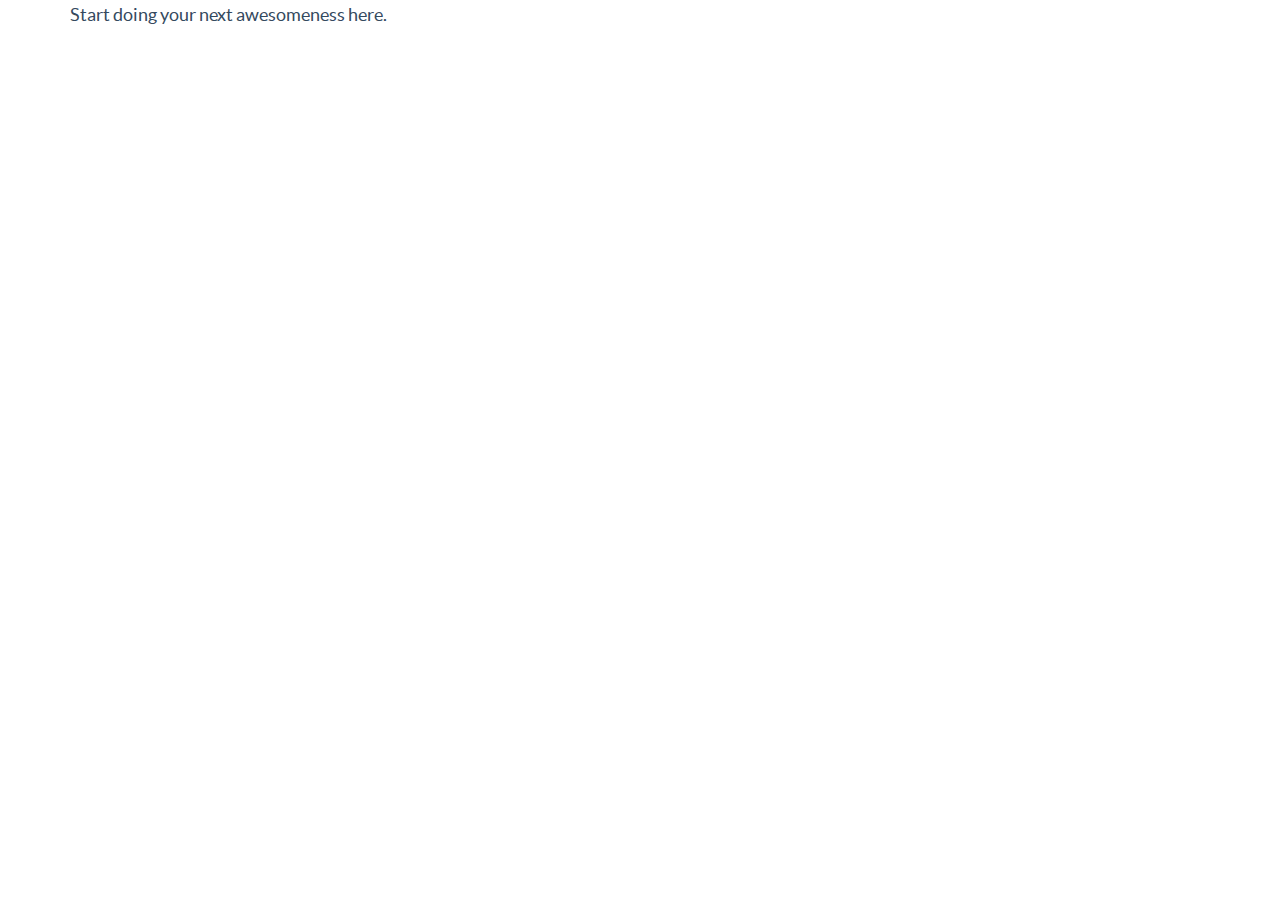
<file: designmodo/flat-ui/template.html>
<!DOCTYPE html>
<html lang="en">
  <head>
    <meta charset="utf-8">
    <title>Flat UI Free</title>
    <meta name="viewport" content="width=device-width, initial-scale=1.0">

    <!-- Loading Bootstrap -->
    <link href="bootstrap/css/bootstrap.css" rel="stylesheet">

    <!-- Loading Flat UI -->
    <link href="css/flat-ui.css" rel="stylesheet">

    <link rel="shortcut icon" href="images/favicon.ico">

    <!-- HTML5 shim, for IE6-8 support of HTML5 elements. All other JS at the end of file. -->
    <!--[if lt IE 9]>
      <script src="js/html5shiv.js"></script>
      <script src="js/respond.min.js"></script>
    <![endif]-->
  </head>
  <body>
    <div class="container">
        Start doing your next awesomeness here.
    </div>
    <!-- /.container -->


    <!-- Load JS here for greater good =============================-->
    <script src="js/jquery-1.8.3.min.js"></script>
    <script src="js/jquery-ui-1.10.3.custom.min.js"></script>
    <script src="js/jquery.ui.touch-punch.min.js"></script>
    <script src="js/bootstrap.min.js"></script>
    <script src="js/bootstrap-select.js"></script>
    <script src="js/bootstrap-switch.js"></script>
    <script src="js/flatui-checkbox.js"></script>
    <script src="js/flatui-radio.js"></script>
    <script src="js/jquery.tagsinput.js"></script>
    <script src="js/jquery.placeholder.js"></script>
  </body>
</html>
</file>
<file: designmodo/flat-ui/css/flat-ui.css>
@font-face {
  font-family: 'Lato';
  src: url('../fonts/lato/lato-black-webfont.eot');
  src: url('../fonts/lato/lato-black-webfont.eot?#iefix') format('embedded-opentype'), url('../fonts/lato/lato-black-webfont.woff') format('woff'), url('../fonts/lato/lato-black-webfont.ttf') format('truetype'), url('../fonts/lato/lato-black-webfont.svg#latoblack') format('svg');
  font-weight: 900;
  font-style: normal;
}
@font-face {
  font-family: 'Lato';
  src: url('../fonts/lato/lato-bold-webfont.eot');
  src: url('../fonts/lato/lato-bold-webfont.eot?#iefix') format('embedded-opentype'), url('../fonts/lato/lato-bold-webfont.woff') format('woff'), url('../fonts/lato/lato-bold-webfont.ttf') format('truetype'), url('../fonts/lato/lato-bold-webfont.svg#latobold') format('svg');
  font-weight: bold;
  font-style: normal;
}
@font-face {
  font-family: 'Lato';
  src: url('../fonts/lato/lato-bolditalic-webfont.eot');
  src: url('../fonts/lato/lato-bolditalic-webfont.eot?#iefix') format('embedded-opentype'), url('../fonts/lato/lato-bolditalic-webfont.woff') format('woff'), url('../fonts/lato/lato-bolditalic-webfont.ttf') format('truetype'), url('../fonts/lato/lato-bolditalic-webfont.svg#latobold_italic') format('svg');
  font-weight: bold;
  font-style: italic;
}
@font-face {
  font-family: 'Lato';
  src: url('../fonts/lato/lato-italic-webfont.eot');
  src: url('../fonts/lato/lato-italic-webfont.eot?#iefix') format('embedded-opentype'), url('../fonts/lato/lato-italic-webfont.woff') format('woff'), url('../fonts/lato/lato-italic-webfont.ttf') format('truetype'), url('../fonts/lato/lato-italic-webfont.svg#latoitalic') format('svg');
  font-weight: normal;
  font-style: italic;
}
@font-face {
  font-family: 'Lato';
  src: url('../fonts/lato/lato-light-webfont.eot');
  src: url('../fonts/lato/lato-light-webfont.eot?#iefix') format('embedded-opentype'), url('../fonts/lato/lato-light-webfont.woff') format('woff'), url('../fonts/lato/lato-light-webfont.ttf') format('truetype'), url('../fonts/lato/lato-light-webfont.svg#latolight') format('svg');
  font-weight: 300;
  font-style: normal;
}
@font-face {
  font-family: 'Lato';
  src: url('../fonts/lato/lato-regular-webfont.eot');
  src: url('../fonts/lato/lato-regular-webfont.eot?#iefix') format('embedded-opentype'), url('../fonts/lato/lato-regular-webfont.woff') format('woff'), url('../fonts/lato/lato-regular-webfont.ttf') format('truetype'), url('../fonts/lato/lato-regular-webfont.svg#latoregular') format('svg');
  font-weight: normal;
  font-style: normal;
}
@font-face {
  font-family: 'Flat-UI-Icons';
  src: url('../fonts/Flat-UI-Icons.eot');
  src: url('../fonts/Flat-UI-Icons.eot?#iefix') format('embedded-opentype'), url('../fonts/Flat-UI-Icons.woff') format('woff'), url('../fonts/Flat-UI-Icons.ttf') format('truetype'), url('../fonts/Flat-UI-Icons.svg#Flat-UI-Icons') format('svg');
  font-weight: normal;
  font-style: normal;
}
/* Use the following CSS code if you want to use data attributes for inserting your icons */
[data-icon]:before {
  font-family: 'Flat-UI-Icons';
  content: attr(data-icon);
  speak: none;
  font-weight: normal;
  font-variant: normal;
  text-transform: none;
  -webkit-font-smoothing: antialiased;
}
/* Use the following CSS code if you want to have a class per icon */
/*
Instead of a list of all class selectors,
you can use the generic selector below, but it's slower:
[class*="fui-"] {
*/
.fui-arrow-right,
.fui-arrow-left,
.fui-cmd,
.fui-check-inverted,
.fui-heart,
.fui-location,
.fui-plus,
.fui-check,
.fui-cross,
.fui-list,
.fui-new,
.fui-video,
.fui-photo,
.fui-volume,
.fui-time,
.fui-eye,
.fui-chat,
.fui-search,
.fui-user,
.fui-mail,
.fui-lock,
.fui-gear,
.fui-radio-unchecked,
.fui-radio-checked,
.fui-checkbox-unchecked,
.fui-checkbox-checked,
.fui-calendar-solid,
.fui-pause,
.fui-play,
.fui-check-inverted-2 {
  display: inline-block;
  font-family: 'Flat-UI-Icons';
  speak: none;
  font-style: normal;
  font-weight: normal;
  font-variant: normal;
  text-transform: none;
  -webkit-font-smoothing: antialiased;
}
.fui-arrow-right:before {
  content: "\e02c";
}
.fui-arrow-left:before {
  content: "\e02d";
}
.fui-cmd:before {
  content: "\e02f";
}
.fui-check-inverted:before {
  content: "\e006";
}
.fui-heart:before {
  content: "\e007";
}
.fui-location:before {
  content: "\e008";
}
.fui-plus:before {
  content: "\e009";
}
.fui-check:before {
  content: "\e00a";
}
.fui-cross:before {
  content: "\e00b";
}
.fui-list:before {
  content: "\e00c";
}
.fui-new:before {
  content: "\e00d";
}
.fui-video:before {
  content: "\e00e";
}
.fui-photo:before {
  content: "\e00f";
}
.fui-volume:before {
  content: "\e010";
}
.fui-time:before {
  content: "\e011";
}
.fui-eye:before {
  content: "\e012";
}
.fui-chat:before {
  content: "\e013";
}
.fui-search:before {
  content: "\e01c";
}
.fui-user:before {
  content: "\e01d";
}
.fui-mail:before {
  content: "\e01e";
}
.fui-lock:before {
  content: "\e01f";
}
.fui-gear:before {
  content: "\e024";
}
.fui-radio-unchecked:before {
  content: "\e02b";
}
.fui-radio-checked:before {
  content: "\e032";
}
.fui-checkbox-unchecked:before {
  content: "\e033";
}
.fui-checkbox-checked:before {
  content: "\e034";
}
.fui-calendar-solid:before {
  content: "\e022";
}
.fui-pause:before {
  content: "\e03b";
}
.fui-play:before {
  content: "\e03c";
}
.fui-check-inverted-2:before {
  content: "\e000";
}
.dropdown-arrow-inverse {
  border-bottom-color: #34495e !important;
  border-top-color: #34495e !important;
}
body {
  font-family: "Lato", Helvetica, Arial, sans-serif;
  font-size: 18px;
  line-height: 1.72222;
  color: #34495e;
  background-color: #ffffff;
}
a {
  color: #16a085;
  text-decoration: none;
  -webkit-transition: 0.25s;
  transition: 0.25s;
}
a:hover,
a:focus {
  color: #1abc9c;
  text-decoration: none;
}
a:focus {
  outline: none;
}
.img-rounded {
  border-radius: 6px;
}
.img-comment {
  font-size: 15px;
  line-height: 1.2;
  font-style: italic;
  margin: 24px 0;
}
p {
  font-size: 18px;
  line-height: 1.72222;
  margin: 0 0 15px;
}
.lead {
  margin-bottom: 30px;
  font-size: 28px;
  line-height: 1.46428571;
  font-weight: 300;
}
@media (min-width: 768px) {
  .lead {
    font-size: 30.006px;
  }
}
small,
.small {
  font-size: 83%;
  line-height: 2.067;
}
.text-muted {
  color: #bdc3c7;
}
.text-inverse {
  color: #ffffff;
}
.text-primary {
  color: #1abc9c;
}
.text-primary:hover {
  color: #15967d;
}
.text-warning {
  color: #f1c40f;
}
.text-warning:hover {
  color: #c19d0c;
}
.text-danger {
  color: #e74c3c;
}
.text-danger:hover {
  color: #b93d30;
}
.text-success {
  color: #2ecc71;
}
.text-success:hover {
  color: #25a35a;
}
.text-info {
  color: #3498db;
}
.text-info:hover {
  color: #2a7aaf;
}
h1,
h2,
h3,
h4,
h5,
h6,
.h1,
.h2,
.h3,
.h4,
.h5,
.h6 {
  font-family: "Lato", Helvetica, Arial, sans-serif;
  font-weight: 700;
  line-height: 1.1;
  color: inherit;
}
h1 small,
h2 small,
h3 small,
h4 small,
h5 small,
h6 small,
.h1 small,
.h2 small,
.h3 small,
.h4 small,
.h5 small,
.h6 small {
  color: #e7e9ec;
}
h1,
h2,
h3 {
  margin-top: 30px;
  margin-bottom: 15px;
}
h4,
h5,
h6 {
  margin-top: 15px;
  margin-bottom: 15px;
}
h6 {
  font-weight: normal;
}
h1,
.h1 {
  font-size: 61px;
}
h2,
.h2 {
  font-size: 53px;
}
h3,
.h3 {
  font-size: 40px;
}
h4,
.h4 {
  font-size: 29px;
}
h5,
.h5 {
  font-size: 28px;
}
h6,
.h6 {
  font-size: 24px;
}
.page-header {
  padding-bottom: 14px;
  margin: 60px 0 30px;
  border-bottom: 1px solid #e7e9ec;
}
ul,
ol {
  margin-bottom: 15px;
}
dl {
  margin-bottom: 30px;
}
dt,
dd {
  line-height: 1.72222;
}
@media (min-width: 768px) {
  .dl-horizontal dt {
    width: 160px;
  }
  .dl-horizontal dd {
    margin-left: 180px;
  }
}
abbr[title],
abbr[data-original-title] {
  border-bottom: 1px dotted #bdc3c7;
}
blockquote {
  border-left: 3px solid #e7e9ec;
  padding: 0 0 0 16px;
  margin: 0 0 30px;
}
blockquote p {
  font-size: 20px;
  line-height: 1.55;
  font-weight: normal;
  margin-bottom: .4em;
}
blockquote small {
  font-size: 18px;
  line-height: 1.72222;
  font-style: italic;
  color: inherit;
}
blockquote small:before {
  content: "";
}
blockquote.pull-right {
  padding-right: 16px;
  padding-left: 0;
  border-right: 3px solid #e7e9ec;
  border-left: 0;
}
blockquote.pull-right small:after {
  content: "";
}
address {
  margin-bottom: 30px;
  line-height: 1.72222;
}
code,
kdb,
pre,
samp {
  font-family: Monaco, Menlo, Consolas, "Courier New", monospace;
}
code {
  font-size: 75%;
  color: #c7254e;
  background-color: #f9f2f4;
  border-radius: 4px;
}
pre {
  padding: 8px;
  margin: 0 0 15px;
  font-size: 13px;
  line-height: 1.72222;
  color: inherit;
  background-color: #ffffff;
  border: 2px solid #e7e9ec;
  border-radius: 6px;
  white-space: pre;
}
.pre-scrollable {
  max-height: 340px;
}
.btn {
  border: none;
  font-size: 15px;
  font-weight: normal;
  line-height: 1.4;
  border-radius: 4px;
  padding: 10px 15px;
  -webkit-font-smoothing: subpixel-antialiased;
  -webkit-transition: border .25s linear, color .25s linear, background-color .25s linear;
  transition: border .25s linear, color .25s linear, background-color .25s linear;
}
.btn:hover,
.btn:focus {
  outline: none;
  color: #ffffff;
}
.btn:active,
.btn.active {
  outline: none;
  -webkit-box-shadow: none;
  box-shadow: none;
}
.btn.disabled,
.btn[disabled],
fieldset[disabled] .btn {
  background-color: #bdc3c7;
  color: rgba(255, 255, 255, 0.75);
  opacity: 0.7;
  filter: alpha(opacity=70);
}
.btn > [class^="fui-"] {
  margin: 0 1px;
  position: relative;
  line-height: 1;
  top: 1px;
}
.btn-xs.btn > [class^="fui-"] {
  font-size: 11px;
  top: 0;
}
.btn-hg.btn > [class^="fui-"] {
  top: 2px;
}
.btn-default {
  color: #ffffff;
  background-color: #bdc3c7;
}
.btn-default:hover,
.btn-default:focus,
.btn-default:active,
.btn-default.active,
.open .dropdown-toggle.btn-default {
  color: #ffffff;
  background-color: #cacfd2;
  border-color: #cacfd2;
}
.btn-default:active,
.btn-default.active,
.open .dropdown-toggle.btn-default {
  background: #a1a6a9;
  border-color: #a1a6a9;
}
.btn-default.disabled,
.btn-default[disabled],
fieldset[disabled] .btn-default,
.btn-default.disabled:hover,
.btn-default[disabled]:hover,
fieldset[disabled] .btn-default:hover,
.btn-default.disabled:focus,
.btn-default[disabled]:focus,
fieldset[disabled] .btn-default:focus,
.btn-default.disabled:active,
.btn-default[disabled]:active,
fieldset[disabled] .btn-default:active,
.btn-default.disabled.active,
.btn-default[disabled].active,
fieldset[disabled] .btn-default.active {
  background-color: #bdc3c7;
  border-color: #bdc3c7;
}
.btn-primary {
  color: #ffffff;
  background-color: #1abc9c;
}
.btn-primary:hover,
.btn-primary:focus,
.btn-primary:active,
.btn-primary.active,
.open .dropdown-toggle.btn-primary {
  color: #ffffff;
  background-color: #48c9b0;
  border-color: #48c9b0;
}
.btn-primary:active,
.btn-primary.active,
.open .dropdown-toggle.btn-primary {
  background: #16a085;
  border-color: #16a085;
}
.btn-primary.disabled,
.btn-primary[disabled],
fieldset[disabled] .btn-primary,
.btn-primary.disabled:hover,
.btn-primary[disabled]:hover,
fieldset[disabled] .btn-primary:hover,
.btn-primary.disabled:focus,
.btn-primary[disabled]:focus,
fieldset[disabled] .btn-primary:focus,
.btn-primary.disabled:active,
.btn-primary[disabled]:active,
fieldset[disabled] .btn-primary:active,
.btn-primary.disabled.active,
.btn-primary[disabled].active,
fieldset[disabled] .btn-primary.active {
  background-color: #1abc9c;
  border-color: #1abc9c;
}
.btn-info {
  color: #ffffff;
  background-color: #3498db;
}
.btn-info:hover,
.btn-info:focus,
.btn-info:active,
.btn-info.active,
.open .dropdown-toggle.btn-info {
  color: #ffffff;
  background-color: #5dade2;
  border-color: #5dade2;
}
.btn-info:active,
.btn-info.active,
.open .dropdown-toggle.btn-info {
  background: #2c81ba;
  border-color: #2c81ba;
}
.btn-info.disabled,
.btn-info[disabled],
fieldset[disabled] .btn-info,
.btn-info.disabled:hover,
.btn-info[disabled]:hover,
fieldset[disabled] .btn-info:hover,
.btn-info.disabled:focus,
.btn-info[disabled]:focus,
fieldset[disabled] .btn-info:focus,
.btn-info.disabled:active,
.btn-info[disabled]:active,
fieldset[disabled] .btn-info:active,
.btn-info.disabled.active,
.btn-info[disabled].active,
fieldset[disabled] .btn-info.active {
  background-color: #3498db;
  border-color: #3498db;
}
.btn-danger {
  color: #ffffff;
  background-color: #e74c3c;
}
.btn-danger:hover,
.btn-danger:focus,
.btn-danger:active,
.btn-danger.active,
.open .dropdown-toggle.btn-danger {
  color: #ffffff;
  background-color: #ec7063;
  border-color: #ec7063;
}
.btn-danger:active,
.btn-danger.active,
.open .dropdown-toggle.btn-danger {
  background: #c44133;
  border-color: #c44133;
}
.btn-danger.disabled,
.btn-danger[disabled],
fieldset[disabled] .btn-danger,
.btn-danger.disabled:hover,
.btn-danger[disabled]:hover,
fieldset[disabled] .btn-danger:hover,
.btn-danger.disabled:focus,
.btn-danger[disabled]:focus,
fieldset[disabled] .btn-danger:focus,
.btn-danger.disabled:active,
.btn-danger[disabled]:active,
fieldset[disabled] .btn-danger:active,
.btn-danger.disabled.active,
.btn-danger[disabled].active,
fieldset[disabled] .btn-danger.active {
  background-color: #e74c3c;
  border-color: #e74c3c;
}
.btn-success {
  color: #ffffff;
  background-color: #2ecc71;
}
.btn-success:hover,
.btn-success:focus,
.btn-success:active,
.btn-success.active,
.open .dropdown-toggle.btn-success {
  color: #ffffff;
  background-color: #58d68d;
  border-color: #58d68d;
}
.btn-success:active,
.btn-success.active,
.open .dropdown-toggle.btn-success {
  background: #27ad60;
  border-color: #27ad60;
}
.btn-success.disabled,
.btn-success[disabled],
fieldset[disabled] .btn-success,
.btn-success.disabled:hover,
.btn-success[disabled]:hover,
fieldset[disabled] .btn-success:hover,
.btn-success.disabled:focus,
.btn-success[disabled]:focus,
fieldset[disabled] .btn-success:focus,
.btn-success.disabled:active,
.btn-success[disabled]:active,
fieldset[disabled] .btn-success:active,
.btn-success.disabled.active,
.btn-success[disabled].active,
fieldset[disabled] .btn-success.active {
  background-color: #2ecc71;
  border-color: #2ecc71;
}
.btn-warning {
  color: #ffffff;
  background-color: #f1c40f;
}
.btn-warning:hover,
.btn-warning:focus,
.btn-warning:active,
.btn-warning.active,
.open .dropdown-toggle.btn-warning {
  color: #ffffff;
  background-color: #f5d313;
  border-color: #f5d313;
}
.btn-warning:active,
.btn-warning.active,
.open .dropdown-toggle.btn-warning {
  background: #cda70d;
  border-color: #cda70d;
}
.btn-warning.disabled,
.btn-warning[disabled],
fieldset[disabled] .btn-warning,
.btn-warning.disabled:hover,
.btn-warning[disabled]:hover,
fieldset[disabled] .btn-warning:hover,
.btn-warning.disabled:focus,
.btn-warning[disabled]:focus,
fieldset[disabled] .btn-warning:focus,
.btn-warning.disabled:active,
.btn-warning[disabled]:active,
fieldset[disabled] .btn-warning:active,
.btn-warning.disabled.active,
.btn-warning[disabled].active,
fieldset[disabled] .btn-warning.active {
  background-color: #f1c40f;
  border-color: #f1c40f;
}
.btn-inverse {
  color: #ffffff;
  background-color: #34495e;
}
.btn-inverse:hover,
.btn-inverse:focus,
.btn-inverse:active,
.btn-inverse.active,
.open .dropdown-toggle.btn-inverse {
  color: #ffffff;
  background-color: #415b76;
  border-color: #415b76;
}
.btn-inverse:active,
.btn-inverse.active,
.open .dropdown-toggle.btn-inverse {
  background: #2c3e50;
  border-color: #2c3e50;
}
.btn-inverse.disabled,
.btn-inverse[disabled],
fieldset[disabled] .btn-inverse,
.btn-inverse.disabled:hover,
.btn-inverse[disabled]:hover,
fieldset[disabled] .btn-inverse:hover,
.btn-inverse.disabled:focus,
.btn-inverse[disabled]:focus,
fieldset[disabled] .btn-inverse:focus,
.btn-inverse.disabled:active,
.btn-inverse[disabled]:active,
fieldset[disabled] .btn-inverse:active,
.btn-inverse.disabled.active,
.btn-inverse[disabled].active,
fieldset[disabled] .btn-inverse.active {
  background-color: #34495e;
  border-color: #34495e;
}
.btn-embossed {
  -webkit-box-shadow: inset 0 -2px 0 rgba(0, 0, 0, 0.15);
  box-shadow: inset 0 -2px 0 rgba(0, 0, 0, 0.15);
}
.btn-embossed.active,
.btn-embossed:active {
  -webkit-box-shadow: inset 0 2px 0 rgba(0, 0, 0, 0.15);
  box-shadow: inset 0 2px 0 rgba(0, 0, 0, 0.15);
}
.btn-wide {
  min-width: 140px;
  padding-left: 30px;
  padding-right: 30px;
}
.btn-link {
  color: #16a085;
}
.btn-link:hover,
.btn-link:focus {
  color: #1abc9c;
  text-decoration: underline;
  background-color: transparent;
}
.btn-link[disabled]:hover,
fieldset[disabled] .btn-link:hover,
.btn-link[disabled]:focus,
fieldset[disabled] .btn-link:focus {
  color: #bdc3c7;
  text-decoration: none;
}
.btn-hg {
  padding: 13px 20px;
  font-size: 22px;
  line-height: 1.227;
  border-radius: 6px;
}
.btn-lg {
  padding: 10px 19px;
  font-size: 17px;
  line-height: 1.471;
  border-radius: 6px;
}
.btn-sm {
  padding: 9px 13px;
  font-size: 13px;
  line-height: 1.385;
  border-radius: 4px;
}
.btn-xs {
  padding: 6px 9px;
  font-size: 12px;
  line-height: 1.083;
  border-radius: 3px;
}
.btn-tip {
  font-weight: 300;
  padding-left: 10px;
  font-size: 92%;
}
.btn-block {
  white-space: normal;
}
.btn-default .caret {
  border-top-color: #ffffff;
}
.btn-primary .caret,
.btn-success .caret,
.btn-warning .caret,
.btn-danger .caret,
.btn-info .caret {
  border-top-color: #ffffff;
}
.dropup .btn-default .caret {
  border-bottom-color: #ffffff;
}
.dropup .btn-primary .caret,
.dropup .btn-success .caret,
.dropup .btn-warning .caret,
.dropup .btn-danger .caret,
.dropup .btn-info .caret {
  border-bottom-color: #ffffff;
}
.btn-group-xs > .btn {
  padding: 6px 9px;
  font-size: 12px;
  line-height: 1.083;
  border-radius: 3px;
}
.btn-group-sm > .btn {
  padding: 9px 13px;
  font-size: 13px;
  line-height: 1.385;
  border-radius: 4px;
}
.btn-group-lg > .btn {
  padding: 10px 19px;
  font-size: 17px;
  line-height: 1.471;
  border-radius: 6px;
}
.btn-group-gh > .btn {
  padding: 13px 20px;
  font-size: 22px;
  line-height: 1.227;
  border-radius: 6px;
}
.btn-group > .btn + .btn {
  margin-left: 0;
}
.btn-group > .btn + .dropdown-toggle {
  border-left: 2px solid rgba(52, 73, 94, 0.15);
  padding-left: 12px;
  padding-right: 12px;
}
.btn-group > .btn + .dropdown-toggle .caret {
  margin-left: 3px;
  margin-right: 3px;
}
.btn-group > .btn.btn-gh + .dropdown-toggle .caret {
  margin-left: 7px;
  margin-right: 7px;
}
.btn-group > .btn.btn-sm + .dropdown-toggle .caret {
  margin-left: 0;
  margin-right: 0;
}
.dropdown-toggle .caret {
  margin-left: 8px;
}
.btn-group > .btn,
.btn-group > .dropdown-menu,
.btn-group > .popover {
  font-weight: 400;
}
.btn-group:focus .dropdown-toggle {
  outline: none;
  -webkit-transition: 0.25s;
  transition: 0.25s;
}
.btn-group.open .dropdown-toggle {
  color: rgba(255, 255, 255, 0.75);
  -webkit-box-shadow: none;
  box-shadow: none;
}
.btn-toolbar .btn.active {
  color: #ffffff;
}
.btn-toolbar .btn > [class^="fui-"] {
  font-size: 16px;
  margin: 0 1px;
}
.caret {
  border-width: 8px 6px;
  border-bottom-color: #34495e;
  border-top-color: #34495e;
  border-style: solid;
  border-bottom-style: none;
  -webkit-transition: 0.25s;
  transition: 0.25s;
  -webkit-transform: scale(1.001);
  -ms-transform: scale(1.001);
  transform: scale(1.001);
}
.dropup .caret,
.dropup .btn-lg .caret,
.navbar-fixed-bottom .dropdown .caret {
  border-bottom-width: 8px;
}
.btn-lg .caret {
  border-top-width: 8px;
  border-right-width: 6px;
  border-left-width: 6px;
}
.select {
  display: inline-block;
  margin-bottom: 10px;
}
[class*="span"] > .select[class*="span"] {
  margin-left: 0;
}
.select[class*="span"] .btn {
  width: 100%;
}
.select.select-block {
  display: block;
  float: none;
  margin-left: 0;
  width: auto;
}
.select.select-block:before,
.select.select-block:after {
  content: " ";
  /* 1 */

  display: table;
  /* 2 */

}
.select.select-block:after {
  clear: both;
}
.select.select-block .btn {
  width: 100%;
}
.select.select-block .dropdown-menu {
  width: 100%;
}
.select .btn {
  width: 220px;
}
.select .btn.btn-hg .filter-option {
  left: 20px;
  right: 40px;
  top: 13px;
}
.select .btn.btn-hg .caret {
  right: 20px;
}
.select .btn.btn-lg .filter-option {
  left: 18px;
  right: 38px;
}
.select .btn.btn-sm .filter-option {
  left: 13px;
  right: 33px;
}
.select .btn.btn-sm .caret {
  right: 13px;
}
.select .btn.btn-xs .filter-option {
  left: 13px;
  right: 33px;
  top: 5px;
}
.select .btn.btn-xs .caret {
  right: 13px;
}
.select .btn .filter-option {
  height: 26px;
  left: 13px;
  overflow: hidden;
  position: absolute;
  right: 33px;
  text-align: left;
  top: 10px;
}
.select .btn .caret {
  position: absolute;
  right: 16px;
  top: 50%;
  margin-top: -3px;
}
.select .btn .dropdown-toggle {
  border-radius: 6px;
}
.select .btn .dropdown-menu {
  min-width: 100%;
}
.select .btn .dropdown-menu dt {
  cursor: default;
  display: block;
  padding: 3px 20px;
}
.select .btn .dropdown-menu li:not(.disabled) > a:hover small {
  color: rgba(255, 255, 255, 0.004);
}
.select .btn .dropdown-menu li > a {
  min-height: 20px;
}
.select .btn .dropdown-menu li > a.opt {
  padding-left: 35px;
}
.select .btn .dropdown-menu li small {
  padding-left: .5em;
}
.select .btn .dropdown-menu li > dt small {
  font-weight: normal;
}
.select .btn > .disabled,
.select .btn .dropdown-menu li.disabled > a {
  cursor: default;
}
.select .caret {
  border-bottom-color: #ffffff;
  border-top-color: #ffffff;
}
legend {
  display: block;
  width: 100%;
  padding: 0;
  margin-bottom: 15px;
  font-size: 24px;
  line-height: inherit;
  color: inherit;
  border-bottom: none;
}
textarea {
  font-size: 20px;
  line-height: 24px;
  padding: 5px 11px;
}
input[type="search"] {
  -webkit-appearance: none !important;
}
label {
  font-weight: normal;
  font-size: 15px;
  line-height: 2.4;
}
.form-control:-moz-placeholder {
  color: #b2bcc5;
  opacity: 1;
}
.form-control::-moz-placeholder {
  color: #b2bcc5;
  opacity: 1;
}
.form-control:-ms-input-placeholder {
  color: #b2bcc5;
}
.form-control::-webkit-input-placeholder {
  color: #b2bcc5;
}
.form-control.placeholder {
  color: #b2bcc5;
}
.form-control {
  border: 2px solid #bdc3c7;
  color: #34495e;
  font-family: "Lato", Helvetica, Arial, sans-serif;
  font-size: 15px;
  line-height: 1.467;
  padding: 8px 12px;
  height: 42px;
  -webkit-appearance: none;
  border-radius: 6px;
  -webkit-box-shadow: none;
  box-shadow: none;
  -webkit-transition: border .25s linear, color .25s linear, background-color .25s linear;
  transition: border .25s linear, color .25s linear, background-color .25s linear;
}
.form-group.focus .form-control,
.form-control:focus {
  border-color: #1abc9c;
  outline: 0;
  -webkit-box-shadow: none;
  box-shadow: none;
}
.form-control[disabled],
.form-control[readonly],
fieldset[disabled] .form-control {
  background-color: #f4f6f6;
  border-color: #d5dbdb;
  color: #d5dbdb;
  cursor: default;
  opacity: 0.7;
  filter: alpha(opacity=70);
}
.form-control.flat {
  border-color: transparent;
}
.form-control.flat:hover {
  border-color: #bdc3c7;
}
.form-control.flat:focus {
  border-color: #1abc9c;
}
.input-sm {
  height: 35px;
  padding: 6px 10px;
  font-size: 13px;
  line-height: 1.462;
  border-radius: 6px;
}
select.input-sm {
  height: 35px;
  line-height: 35px;
}
textarea.input-sm {
  height: auto;
}
.input-lg {
  height: 45px;
  padding: 10px 15px;
  font-size: 17px;
  line-height: 1.235;
  border-radius: 6px;
}
select.input-lg {
  height: 45px;
  line-height: 45px;
}
textarea.input-lg {
  height: auto;
}
.input-hg {
  height: 53px;
  padding: 10px 16px;
  font-size: 22px;
  line-height: 1.318;
  border-radius: 6px;
}
select.input-hg {
  height: 53px;
  line-height: 53px;
}
textarea.input-hg {
  height: auto;
}
.has-warning .help-block,
.has-warning .control-label {
  color: #f1c40f;
}
.has-warning .form-control {
  color: #f1c40f;
  border-color: #f1c40f;
  -webkit-box-shadow: none;
  box-shadow: none;
}
.has-warning .form-control:-moz-placeholder {
  color: #f1c40f;
  opacity: 1;
}
.has-warning .form-control::-moz-placeholder {
  color: #f1c40f;
  opacity: 1;
}
.has-warning .form-control:-ms-input-placeholder {
  color: #f1c40f;
}
.has-warning .form-control::-webkit-input-placeholder {
  color: #f1c40f;
}
.has-warning .form-control.placeholder {
  color: #f1c40f;
}
.has-warning .form-control:focus {
  border-color: #f1c40f;
  -webkit-box-shadow: none;
  box-shadow: none;
}
.has-warning .input-group-addon {
  color: #f1c40f;
  border-color: #f1c40f;
  background-color: #ffffff;
}
.has-error .help-block,
.has-error .control-label {
  color: #e74c3c;
}
.has-error .form-control {
  color: #e74c3c;
  border-color: #e74c3c;
  -webkit-box-shadow: none;
  box-shadow: none;
}
.has-error .form-control:-moz-placeholder {
  color: #e74c3c;
  opacity: 1;
}
.has-error .form-control::-moz-placeholder {
  color: #e74c3c;
  opacity: 1;
}
.has-error .form-control:-ms-input-placeholder {
  color: #e74c3c;
}
.has-error .form-control::-webkit-input-placeholder {
  color: #e74c3c;
}
.has-error .form-control.placeholder {
  color: #e74c3c;
}
.has-error .form-control:focus {
  border-color: #e74c3c;
  -webkit-box-shadow: none;
  box-shadow: none;
}
.has-error .input-group-addon {
  color: #e74c3c;
  border-color: #e74c3c;
  background-color: #ffffff;
}
.has-success .help-block,
.has-success .control-label {
  color: #2ecc71;
}
.has-success .form-control {
  color: #2ecc71;
  border-color: #2ecc71;
  -webkit-box-shadow: none;
  box-shadow: none;
}
.has-success .form-control:-moz-placeholder {
  color: #2ecc71;
  opacity: 1;
}
.has-success .form-control::-moz-placeholder {
  color: #2ecc71;
  opacity: 1;
}
.has-success .form-control:-ms-input-placeholder {
  color: #2ecc71;
}
.has-success .form-control::-webkit-input-placeholder {
  color: #2ecc71;
}
.has-success .form-control.placeholder {
  color: #2ecc71;
}
.has-success .form-control:focus {
  border-color: #2ecc71;
  -webkit-box-shadow: none;
  box-shadow: none;
}
.has-success .input-group-addon {
  color: #2ecc71;
  border-color: #2ecc71;
  background-color: #ffffff;
}
.help-block {
  font-size: 15px;
  margin-bottom: 5px;
  color: inherit;
}
.form-group {
  position: relative;
  margin-bottom: 20px;
}
.form-horizontal .control-label,
.form-horizontal .radio,
.form-horizontal .checkbox,
.form-horizontal .radio-inline,
.form-horizontal .checkbox-inline {
  margin-top: 0;
  margin-bottom: 0;
  padding-top: 6px;
}
.form-horizontal .form-group {
  margin-left: -15px;
  margin-right: -15px;
}
.form-horizontal .form-group:before,
.form-horizontal .form-group:after {
  content: " ";
  /* 1 */

  display: table;
  /* 2 */

}
.form-horizontal .form-group:after {
  clear: both;
}
.form-horizontal .form-control-static {
  padding-top: 6px;
}
.form-group {
  position: relative;
}
.form-control + .input-icon {
  position: absolute;
  top: 2px;
  right: 2px;
  line-height: 37px;
  vertical-align: middle;
  font-size: 20px;
  color: #b2bcc5;
  background-color: #ffffff;
  padding: 0 12px 0 0;
  border-radius: 6px;
}
.input-hg + .input-icon {
  line-height: 49px;
  padding: 0 16px 0 0;
}
.input-lg + .input-icon {
  line-height: 41px;
  padding: 0 15px 0 0;
}
.input-sm + .input-icon {
  font-size: 18px;
  line-height: 30px;
  padding: 0 10px 0 0;
}
.has-success .input-icon {
  color: #2ecc71;
}
.has-warning .input-icon {
  color: #f1c40f;
}
.has-error .input-icon {
  color: #e74c3c;
}
.form-control[disabled] + .input-icon,
.form-control[readonly] + .input-icon,
fieldset[disabled] .form-control + .input-icon,
.form-control.disabled + .input-icon {
  color: #d5dbdb;
  background-color: transparent;
  opacity: 0.7;
  filter: alpha(opacity=70);
}
.input-group-hg > .form-control,
.input-group-hg > .input-group-addon,
.input-group-hg > .input-group-btn > .btn {
  height: 53px;
  padding: 10px 16px;
  font-size: 22px;
  line-height: 1.318;
  border-radius: 6px;
}
select.input-group-hg > .form-control,
select.input-group-hg > .input-group-addon,
select.input-group-hg > .input-group-btn > .btn {
  height: 53px;
  line-height: 53px;
}
textarea.input-group-hg > .form-control,
textarea.input-group-hg > .input-group-addon,
textarea.input-group-hg > .input-group-btn > .btn {
  height: auto;
}
.input-group-lg > .form-control,
.input-group-lg > .input-group-addon,
.input-group-lg > .input-group-btn > .btn {
  height: 45px;
  padding: 10px 15px;
  font-size: 17px;
  line-height: 1.235;
  border-radius: 6px;
}
select.input-group-lg > .form-control,
select.input-group-lg > .input-group-addon,
select.input-group-lg > .input-group-btn > .btn {
  height: 45px;
  line-height: 45px;
}
textarea.input-group-lg > .form-control,
textarea.input-group-lg > .input-group-addon,
textarea.input-group-lg > .input-group-btn > .btn {
  height: auto;
}
.input-group-sm > .form-control,
.input-group-sm > .input-group-addon,
.input-group-sm > .input-group-btn > .btn {
  height: 35px;
  padding: 6px 10px;
  font-size: 13px;
  line-height: 1.462;
  border-radius: 6px;
}
select.input-group-sm > .form-control,
select.input-group-sm > .input-group-addon,
select.input-group-sm > .input-group-btn > .btn {
  height: 35px;
  line-height: 35px;
}
textarea.input-group-sm > .form-control,
textarea.input-group-sm > .input-group-addon,
textarea.input-group-sm > .input-group-btn > .btn {
  height: auto;
}
.input-group-addon {
  padding: 10px 12px;
  font-size: 15px;
  color: #ffffff;
  text-align: center;
  background-color: #bdc3c7;
  border: 1px solid #bdc3c7;
  border-radius: 6px;
  -webkit-transition: border .25s linear, color .25s linear, background-color .25s linear;
  transition: border .25s linear, color .25s linear, background-color .25s linear;
}
.input-group-hg .input-group-addon,
.input-group-lg .input-group-addon,
.input-group-sm .input-group-addon {
  line-height: 1;
}
.input-group .form-control:first-child,
.input-group-addon:first-child,
.input-group-btn:first-child > .btn,
.input-group-btn:first-child > .dropdown-toggle,
.input-group-btn:last-child > .btn:not(:last-child):not(.dropdown-toggle) {
  border-bottom-right-radius: 0;
  border-top-right-radius: 0;
}
.input-group .form-control:last-child,
.input-group-addon:last-child,
.input-group-btn:last-child > .btn,
.input-group-btn:last-child > .dropdown-toggle,
.input-group-btn:first-child > .btn:not(:first-child) {
  border-bottom-left-radius: 0;
  border-top-left-radius: 0;
}
.form-group.focus .input-group-addon,
.input-group.focus .input-group-addon {
  background-color: #1abc9c;
  border-color: #1abc9c;
}
.form-group.focus .input-group-btn > .btn-default + .btn-default,
.input-group.focus .input-group-btn > .btn-default + .btn-default {
  border-left-color: #16a085;
}
.form-group.focus .input-group-btn .btn,
.input-group.focus .input-group-btn .btn {
  border-color: #1abc9c;
  background-color: #ffffff;
  color: #1abc9c;
}
.form-group.focus .input-group-btn .btn-default,
.input-group.focus .input-group-btn .btn-default {
  color: #ffffff;
  background-color: #1abc9c;
}
.form-group.focus .input-group-btn .btn-default:hover,
.input-group.focus .input-group-btn .btn-default:hover,
.form-group.focus .input-group-btn .btn-default:focus,
.input-group.focus .input-group-btn .btn-default:focus,
.form-group.focus .input-group-btn .btn-default:active,
.input-group.focus .input-group-btn .btn-default:active,
.form-group.focus .input-group-btn .btn-default.active,
.input-group.focus .input-group-btn .btn-default.active,
.open .dropdown-toggle.form-group.focus .input-group-btn .btn-default,
.open .dropdown-toggle.input-group.focus .input-group-btn .btn-default {
  color: #ffffff;
  background-color: #48c9b0;
  border-color: #48c9b0;
}
.form-group.focus .input-group-btn .btn-default:active,
.input-group.focus .input-group-btn .btn-default:active,
.form-group.focus .input-group-btn .btn-default.active,
.input-group.focus .input-group-btn .btn-default.active,
.open .dropdown-toggle.form-group.focus .input-group-btn .btn-default,
.open .dropdown-toggle.input-group.focus .input-group-btn .btn-default {
  background: #16a085;
  border-color: #16a085;
}
.form-group.focus .input-group-btn .btn-default.disabled,
.input-group.focus .input-group-btn .btn-default.disabled,
.form-group.focus .input-group-btn .btn-default[disabled],
.input-group.focus .input-group-btn .btn-default[disabled],
fieldset[disabled] .form-group.focus .input-group-btn .btn-default,
fieldset[disabled] .input-group.focus .input-group-btn .btn-default,
.form-group.focus .input-group-btn .btn-default.disabled:hover,
.input-group.focus .input-group-btn .btn-default.disabled:hover,
.form-group.focus .input-group-btn .btn-default[disabled]:hover,
.input-group.focus .input-group-btn .btn-default[disabled]:hover,
fieldset[disabled] .form-group.focus .input-group-btn .btn-default:hover,
fieldset[disabled] .input-group.focus .input-group-btn .btn-default:hover,
.form-group.focus .input-group-btn .btn-default.disabled:focus,
.input-group.focus .input-group-btn .btn-default.disabled:focus,
.form-group.focus .input-group-btn .btn-default[disabled]:focus,
.input-group.focus .input-group-btn .btn-default[disabled]:focus,
fieldset[disabled] .form-group.focus .input-group-btn .btn-default:focus,
fieldset[disabled] .input-group.focus .input-group-btn .btn-default:focus,
.form-group.focus .input-group-btn .btn-default.disabled:active,
.input-group.focus .input-group-btn .btn-default.disabled:active,
.form-group.focus .input-group-btn .btn-default[disabled]:active,
.input-group.focus .input-group-btn .btn-default[disabled]:active,
fieldset[disabled] .form-group.focus .input-group-btn .btn-default:active,
fieldset[disabled] .input-group.focus .input-group-btn .btn-default:active,
.form-group.focus .input-group-btn .btn-default.disabled.active,
.input-group.focus .input-group-btn .btn-default.disabled.active,
.form-group.focus .input-group-btn .btn-default[disabled].active,
.input-group.focus .input-group-btn .btn-default[disabled].active,
fieldset[disabled] .form-group.focus .input-group-btn .btn-default.active,
fieldset[disabled] .input-group.focus .input-group-btn .btn-default.active {
  background-color: #1abc9c;
  border-color: #1abc9c;
}
.input-group-btn .btn {
  background-color: #ffffff;
  border: 2px solid #bdc3c7;
  color: #bdc3c7;
  line-height: 18px;
}
.input-group-btn .btn-default {
  color: #ffffff;
  background-color: #bdc3c7;
}
.input-group-btn .btn-default:hover,
.input-group-btn .btn-default:focus,
.input-group-btn .btn-default:active,
.input-group-btn .btn-default.active,
.open .dropdown-toggle.input-group-btn .btn-default {
  color: #ffffff;
  background-color: #cacfd2;
  border-color: #cacfd2;
}
.input-group-btn .btn-default:active,
.input-group-btn .btn-default.active,
.open .dropdown-toggle.input-group-btn .btn-default {
  background: #a1a6a9;
  border-color: #a1a6a9;
}
.input-group-btn .btn-default.disabled,
.input-group-btn .btn-default[disabled],
fieldset[disabled] .input-group-btn .btn-default,
.input-group-btn .btn-default.disabled:hover,
.input-group-btn .btn-default[disabled]:hover,
fieldset[disabled] .input-group-btn .btn-default:hover,
.input-group-btn .btn-default.disabled:focus,
.input-group-btn .btn-default[disabled]:focus,
fieldset[disabled] .input-group-btn .btn-default:focus,
.input-group-btn .btn-default.disabled:active,
.input-group-btn .btn-default[disabled]:active,
fieldset[disabled] .input-group-btn .btn-default:active,
.input-group-btn .btn-default.disabled.active,
.input-group-btn .btn-default[disabled].active,
fieldset[disabled] .input-group-btn .btn-default.active {
  background-color: #bdc3c7;
  border-color: #bdc3c7;
}
.input-group-hg .input-group-btn .btn {
  line-height: 31px;
}
.input-group-lg .input-group-btn .btn {
  line-height: 21px;
}
.input-group-sm .input-group-btn .btn {
  line-height: 19px;
}
.input-group-btn:first-child > .btn {
  margin-right: -2px;
  border-right-width: 0;
}
.input-group-btn:last-child > .btn {
  margin-left: -4px;
  border-left-width: 0;
}
.input-group-btn > .btn-default + .btn-default {
  border-left: 2px solid #bdc3c7;
  margin-left: -4px;
}
.input-group-btn > .btn-default:first-child + btn-default {
  margin-left: -1px;
}
.input-group-btn > .btn:first-child + .btn .caret {
  margin-left: 0;
}
.input-group-rounded .input-group-btn + .form-control,
.input-group-rounded .input-group-btn:last-child .btn {
  border-bottom-right-radius: 20px;
  border-top-right-radius: 20px;
}
.input-group-hg.input-group-rounded .input-group-btn + .form-control,
.input-group-hg.input-group-rounded .input-group-btn:last-child .btn {
  border-bottom-right-radius: 27px;
  border-top-right-radius: 27px;
}
.input-group-lg.input-group-rounded .input-group-btn + .form-control,
.input-group-lg.input-group-rounded .input-group-btn:last-child .btn {
  border-bottom-right-radius: 25px;
  border-top-right-radius: 25px;
}
.input-group-rounded .form-control:first-child,
.input-group-rounded .input-group-btn:first-child .btn {
  border-bottom-left-radius: 20px;
  border-top-left-radius: 20px;
}
.input-group-hg.input-group-rounded .form-control:first-child,
.input-group-hg.input-group-rounded .input-group-btn:first-child .btn {
  border-bottom-left-radius: 27px;
  border-top-left-radius: 27px;
}
.input-group-lg.input-group-rounded .form-control:first-child,
.input-group-lg.input-group-rounded .input-group-btn:first-child .btn {
  border-bottom-left-radius: 25px;
  border-top-left-radius: 25px;
}
.input-group-rounded .input-group-btn + .form-control {
  padding-left: 0;
}
.checkbox,
.radio {
  margin-bottom: 12px;
  padding-left: 32px;
  position: relative;
  -webkit-transition: color 0.25s linear;
  transition: color 0.25s linear;
  font-size: 14px;
  line-height: 1.5;
}
.checkbox input,
.radio input {
  outline: none !important;
  display: none;
}
.checkbox .icons,
.radio .icons {
  color: #bdc3c7;
  display: block;
  height: 20px;
  left: 0;
  position: absolute;
  top: 0;
  width: 20px;
  text-align: center;
  line-height: 21px;
  font-size: 20px;
  cursor: pointer;
  -webkit-transition: color 0.25s linear;
  transition: color 0.25s linear;
}
.checkbox .icons .first-icon,
.radio .icons .first-icon,
.checkbox .icons .second-icon,
.radio .icons .second-icon {
  display: inline-table;
  position: absolute;
  left: 0;
  top: 0;
  background-color: transparent;
  margin: 0;
  opacity: 1;
  filter: alpha(opacity=100);
}
.checkbox .icons .second-icon,
.radio .icons .second-icon {
  opacity: 0;
  filter: alpha(opacity=0);
}
.checkbox:hover,
.radio:hover {
  -webkit-transition: color 0.25s linear;
  transition: color 0.25s linear;
}
.checkbox:hover .first-icon,
.radio:hover .first-icon {
  opacity: 0;
  filter: alpha(opacity=0);
}
.checkbox:hover .second-icon,
.radio:hover .second-icon {
  opacity: 1;
  filter: alpha(opacity=100);
}
.checkbox.checked,
.radio.checked {
  color: #1abc9c;
}
.checkbox.checked .first-icon,
.radio.checked .first-icon {
  opacity: 0;
  filter: alpha(opacity=0);
}
.checkbox.checked .second-icon,
.radio.checked .second-icon {
  opacity: 1;
  filter: alpha(opacity=100);
  color: #1abc9c;
  -webkit-transition: color 0.25s linear;
  transition: color 0.25s linear;
}
.checkbox.disabled,
.radio.disabled {
  cursor: default;
  color: #e6e8ea;
}
.checkbox.disabled .icons,
.radio.disabled .icons {
  color: #e6e8ea;
}
.checkbox.disabled .first-icon,
.radio.disabled .first-icon {
  opacity: 1;
  filter: alpha(opacity=100);
}
.checkbox.disabled .second-icon,
.radio.disabled .second-icon {
  opacity: 0;
  filter: alpha(opacity=0);
}
.checkbox.disabled.checked .icons,
.radio.disabled.checked .icons {
  color: #e6e8ea;
}
.checkbox.disabled.checked .first-icon,
.radio.disabled.checked .first-icon {
  opacity: 0;
  filter: alpha(opacity=0);
}
.checkbox.disabled.checked .second-icon,
.radio.disabled.checked .second-icon {
  opacity: 1;
  filter: alpha(opacity=100);
  color: #e6e8ea;
}
.checkbox.primary .icons,
.radio.primary .icons {
  color: #34495e;
}
.checkbox.primary.checked,
.radio.primary.checked {
  color: #1abc9c;
}
.checkbox.primary.checked .icons,
.radio.primary.checked .icons {
  color: #1abc9c;
}
.checkbox.primary.disabled,
.radio.primary.disabled {
  cursor: default;
  color: #bdc3c7;
}
.checkbox.primary.disabled .icons,
.radio.primary.disabled .icons {
  color: #bdc3c7;
}
.checkbox.primary.disabled.checked .icons,
.radio.primary.disabled.checked .icons {
  color: #bdc3c7;
}
.radio + .radio,
.checkbox + .checkbox {
  margin-top: 10px;
}
.navbar {
  font-size: 16px;
  min-height: 53px;
  margin-bottom: 30px;
  border: none;
  border-radius: 6px;
}
.navbar-collapse {
  box-shadow: none;
  padding-right: 21px;
  padding-left: 21px;
}
@media (min-width: 768px) {
  .navbar-collapse .navbar-nav.navbar-left:first-child {
    margin-left: -21px;
  }
  .navbar-collapse .navbar-nav.navbar-left:first-child > li:first-child a {
    border-bottom-left-radius: 6px;
    border-top-left-radius: 6px;
  }
  .navbar-collapse .navbar-nav.navbar-right:last-child {
    margin-right: -21px;
  }
  .navbar > .container .navbar-collapse .navbar-nav.navbar-right:last-child {
    margin-right: -36px;
  }
  .navbar-collapse .navbar-nav.navbar-right:last-child > .dropdown:last-child > a {
    border-radius: 0 6px 6px 0;
  }
  .navbar-collapse .navbar-form.navbar-right:last-child {
    margin-right: -17px;
  }
  .navbar-fixed-top .navbar-collapse .navbar-form.navbar-right:last-child,
  .navbar-fixed-bottom .navbar-collapse .navbar-form.navbar-right:last-child {
    margin-right: 0;
  }
}
@media (max-width: 768px) {
  .navbar-collapse .navbar-nav.navbar-right:last-child {
    margin-bottom: 3px;
  }
}
.navbar-static-top {
  z-index: 1000;
  border-width: 0;
  border-radius: 0;
}
.navbar-fixed-top,
.navbar-fixed-bottom {
  z-index: 1030;
  border-radius: 0;
}
.navbar-fixed-top {
  border-width: 0;
}
.navbar-fixed-bottom {
  margin-bottom: 0;
  border-width: 0;
}
.navbar-brand {
  font-size: 24px;
  line-height: 1.042;
  font-weight: 700;
  padding: 14px 21px;
}
.navbar-brand > [class*="fui-"] {
  font-size: 19px;
  line-height: 1.263;
  vertical-align: top;
}
@media (min-width: 768px) {
  .navbar > .container .navbar-brand {
    margin-left: -21px;
  }
}
.navbar-toggle {
  border: none;
  color: #34495e;
  margin: 0 0 0 21px;
  padding: 0 21px;
  height: 53px;
  line-height: 53px;
}
.navbar-toggle:before {
  color: #16a085;
  content: "\e00c";
  font-family: "Flat-UI-Icons";
  font-size: 22px;
  font-style: normal;
  font-weight: normal;
  -webkit-font-smoothing: antialiased;
  -webkit-transition: color 0.25s linear;
  transition: color 0.25s linear;
}
.navbar-toggle:hover,
.navbar-toggle:focus {
  outline: none;
}
.navbar-toggle:hover:before,
.navbar-toggle:focus:before {
  color: #1abc9c;
}
.navbar-toggle .icon-bar {
  display: none;
}
@media (min-width: 768px) {
  .navbar-toggle {
    display: none;
  }
}
.navbar-nav {
  margin: 0;
}
.navbar-nav > li > a {
  font-size: 16px;
  padding: 15px 21px;
  line-height: 23px;
  font-weight: 700;
}
.navbar-nav .dropdown-toggle .caret {
  border-top-color: #16a085;
  border-bottom-color: #16a085;
  border-width: 8px 6px 0;
  margin-left: 12px;
}
.navbar-nav > li > a:hover,
.navbar-nav > li > a:focus,
.navbar-nav .open > a:focus,
.navbar-nav .open > a:hover {
  background-color: transparent;
}
.navbar-nav > li > a:hover .caret,
.navbar-nav > li > a:focus .caret,
.navbar-nav .open > a:focus .caret,
.navbar-nav .open > a:hover .caret {
  border-top-color: #1abc9c;
  border-bottom-color: #1abc9c;
}
.navbar-nav [class^="fui-"] {
  line-height: 20px;
  position: relative;
  top: 1px;
}
.navbar-nav .visible-sm > [class^="fui-"],
.navbar-nav .visible-xs > [class^="fui-"] {
  margin-left: 12px;
}
@media (max-width: 768px) {
  .navbar-nav {
    margin: 0 -21px;
  }
  .navbar-nav .open .dropdown-menu > li > a,
  .navbar-nav .open .dropdown-menu .dropdown-header {
    padding: 7px 15px 7px 31px !important;
  }
  .navbar-nav .open .dropdown-menu > li > a {
    line-height: 23px;
  }
  .navbar-nav > li > a {
    padding-top: 7px;
    padding-bottom: 7px;
  }
}
.navbar-input {
  height: 35px;
  padding: 5px 10px;
  font-size: 13px;
  line-height: 1.4;
  border-radius: 6px;
}
select.navbar-input {
  height: 35px;
  line-height: 35px;
}
textarea.navbar-input {
  height: auto;
}
.navbar-form {
  -webkit-box-shadow: none;
  box-shadow: none;
  margin-top: 0;
  margin-bottom: 0;
  padding-right: 19px;
  padding-left: 19px;
  padding-top: 9px;
  padding-bottom: 9px;
}
@media (max-width: 767px) {
  .navbar-form {
    margin: 3px -21px;
    width: auto;
  }
}
.navbar-nav + .navbar-form.navbar-left,
.navbar-form.navbar-right:last-child {
  width: 260px;
}
.navbar-form .form-control,
.navbar-form .input-group-addon,
.navbar-form .btn {
  height: 35px;
  padding: 5px 10px;
  font-size: 13px;
  line-height: 1.4;
  border-radius: 6px;
}
select.navbar-form .form-control,
select.navbar-form .input-group-addon,
select.navbar-form .btn {
  height: 35px;
  line-height: 35px;
}
textarea.navbar-form .form-control,
textarea.navbar-form .input-group-addon,
textarea.navbar-form .btn {
  height: auto;
}
.navbar-form .input-group .form-control:first-child,
.navbar-form .input-group-addon:first-child,
.navbar-form .input-group-btn:first-child > .btn,
.navbar-form .input-group-btn:first-child > .dropdown-toggle,
.navbar-form .input-group-btn:last-child > .btn:not(:last-child):not(.dropdown-toggle) {
  border-bottom-right-radius: 0;
  border-top-right-radius: 0;
}
.navbar-form .input-group .form-control:last-child,
.navbar-form .input-group-addon:last-child,
.navbar-form .input-group-btn:last-child > .btn,
.navbar-form .input-group-btn:last-child > .dropdown-toggle,
.navbar-form .input-group-btn:first-child > .btn:not(:first-child) {
  border-bottom-left-radius: 0;
  border-top-left-radius: 0;
}
.navbar-form .form-control {
  font-size: 15px;
  border-radius: 5px;
  display: table-cell;
}
.navbar-form .form-group + .btn {
  font-size: 15px;
  border-radius: 5px;
  margin-left: 4px;
}
@media (max-width: 767px) {
  .navbar-form .form-group {
    margin-bottom: 0;
  }
  .navbar-form .form-group + .btn {
    margin-top: 9px;
    margin-left: 0;
  }
}
.navbar-nav > li > .dropdown-menu {
  min-width: 100%;
  border-radius: 4px;
}
@media (max-width: 768px) {
  .navbar-nav > li > .dropdown-menu {
    -webkit-transition: all 0s;
    transition: all 0s;
    display: none;
  }
}
@media (max-width: 768px) {
  .navbar-nav > li.open > .dropdown-menu {
    margin-top: 0 !important;
    display: block;
  }
}
.navbar-fixed-bottom .navbar-nav > li > .dropdown-menu {
  border-bottom-right-radius: 4px;
  border-bottom-left-radius: 4px;
}
.navbar-nav > .open > .dropdown-toggle,
.navbar-nav > .open > .dropdown-toggle:focus,
.navbar-nav > .open > .dropdown-toggle:hover {
  background-color: transparent;
}
.navbar-text {
  font-size: 16px;
  line-height: 1.438;
  color: #34495e;
  margin-top: 0;
  margin-bottom: 0;
  padding-top: 15px;
  padding-bottom: 15px;
}
@media (min-width: 768px) {
  .navbar-text {
    float: left;
    margin-left: 21px;
    margin-right: 21px;
  }
  .navbar-text.navbar-right:last-child {
    margin-right: 0;
  }
}
.navbar-btn {
  margin-top: 6px;
  margin-bottom: 6px;
}
.navbar-btn.btn-sm {
  margin-top: 9px;
  margin-bottom: 8px;
}
.navbar-btn.btn-xs {
  margin-top: 14px;
  margin-bottom: 14px;
}
.navbar-unread,
.navbar-new {
  font-family: "Lato", Helvetica, Arial, sans-serif;
  background-color: #1abc9c;
  border-radius: 50%;
  color: #ffffff;
  font-size: 0;
  font-weight: 700;
  height: 6px;
  line-height: 1;
  position: absolute;
  right: 12px;
  text-align: center;
  top: 15px;
  width: 6px;
  z-index: 10;
}
@media (max-width: 768px) {
  .navbar-unread,
  .navbar-new {
    position: static;
    float: right;
    margin: 0 0 0 10px;
  }
}
.active .navbar-unread,
.active .navbar-new {
  background-color: #ffffff;
  display: none;
}
.navbar-new {
  background-color: #e74c3c;
  font-size: 12px;
  height: 18px;
  line-height: 17px;
  margin: -6px -10px;
  min-width: 18px;
  padding: 0 1px;
  width: auto;
  -webkit-font-smoothing: subpixel-antialiased;
}
.navbar-default {
  background-color: #ecf0f1;
}
.navbar-default .navbar-brand {
  color: #34495e;
}
.navbar-default .navbar-brand:hover,
.navbar-default .navbar-brand:focus {
  color: #1abc9c;
  background-color: transparent;
}
.navbar-default .navbar-toggle:before {
  color: #34495e;
}
.navbar-default .navbar-toggle:hover,
.navbar-default .navbar-toggle:focus {
  background-color: transparent;
}
.navbar-default .navbar-toggle:hover:before,
.navbar-default .navbar-toggle:focus:before {
  color: #1abc9c;
}
.navbar-default .navbar-collapse,
.navbar-default .navbar-form {
  border-color: #e5e9ea;
  border-width: 2px;
}
.navbar-default .navbar-nav > li > a {
  color: #34495e;
}
.navbar-default .navbar-nav > li > a:hover,
.navbar-default .navbar-nav > li > a:focus {
  color: #1abc9c;
  background-color: transparent;
}
.navbar-default .navbar-nav > .active > a,
.navbar-default .navbar-nav > .active > a:hover,
.navbar-default .navbar-nav > .active > a:focus {
  color: #1abc9c;
  background-color: transparent;
}
.navbar-default .navbar-nav > .disabled > a,
.navbar-default .navbar-nav > .disabled > a:hover,
.navbar-default .navbar-nav > .disabled > a:focus {
  color: #cccccc;
  background-color: transparent;
}
.navbar-default .navbar-nav > .dropdown > a .caret {
  border-top-color: #34495e;
  border-bottom-color: #34495e;
}
.navbar-default .navbar-nav > .active > a .caret {
  border-top-color: #1abc9c;
  border-bottom-color: #1abc9c;
}
.navbar-default .navbar-nav > .dropdown > a:hover .caret,
.navbar-default .navbar-nav > .dropdown > a:focus .caret {
  border-top-color: #1abc9c;
  border-bottom-color: #1abc9c;
}
.navbar-default .navbar-nav > .open > a,
.navbar-default .navbar-nav > .open > a:hover,
.navbar-default .navbar-nav > .open > a:focus {
  background-color: transparent;
  color: #1abc9c;
}
.navbar-default .navbar-nav > .open > a .caret,
.navbar-default .navbar-nav > .open > a:hover .caret,
.navbar-default .navbar-nav > .open > a:focus .caret {
  border-top-color: #1abc9c;
  border-bottom-color: #1abc9c;
}
@media (max-width: 767px) {
  .navbar-default .navbar-nav .open .dropdown-menu > li > a {
    color: #34495e;
  }
  .navbar-default .navbar-nav .open .dropdown-menu > li > a:hover,
  .navbar-default .navbar-nav .open .dropdown-menu > li > a:focus {
    color: #1abc9c;
    background-color: transparent;
  }
  .navbar-default .navbar-nav .open .dropdown-menu > .active > a,
  .navbar-default .navbar-nav .open .dropdown-menu > .active > a:hover,
  .navbar-default .navbar-nav .open .dropdown-menu > .active > a:focus {
    color: #1abc9c;
    background-color: transparent;
  }
  .navbar-default .navbar-nav .open .dropdown-menu > .disabled > a,
  .navbar-default .navbar-nav .open .dropdown-menu > .disabled > a:hover,
  .navbar-default .navbar-nav .open .dropdown-menu > .disabled > a:focus {
    color: #cccccc;
    background-color: transparent;
  }
}
.navbar-default .navbar-form .form-control {
  border-color: transparent;
}
.navbar-default .navbar-form .form-control:-moz-placeholder {
  color: #aeb6bf;
  opacity: 1;
}
.navbar-default .navbar-form .form-control::-moz-placeholder {
  color: #aeb6bf;
  opacity: 1;
}
.navbar-default .navbar-form .form-control:-ms-input-placeholder {
  color: #aeb6bf;
}
.navbar-default .navbar-form .form-control::-webkit-input-placeholder {
  color: #aeb6bf;
}
.navbar-default .navbar-form .form-control.placeholder {
  color: #aeb6bf;
}
.navbar-default .navbar-form .form-control:focus {
  border-color: #1abc9c;
  color: #1abc9c;
}
.navbar-default .navbar-form .input-group-btn .btn {
  border-color: transparent;
  color: #919ba4;
}
.navbar-default .navbar-form .input-group.focus .form-control,
.navbar-default .navbar-form .input-group.focus .input-group-btn .btn {
  border-color: #1abc9c;
  color: #1abc9c;
}
.navbar-default .navbar-text {
  color: #34495e;
}
.navbar-default .navbar-text a {
  color: #34495e;
}
.navbar-default .navbar-text a:hover,
.navbar-default .navbar-text a:focus {
  color: #1abc9c;
}
.navbar-inverse {
  background-color: #34495e;
}
.navbar-inverse .navbar-brand {
  color: #ffffff;
}
.navbar-inverse .navbar-brand:hover,
.navbar-inverse .navbar-brand:focus {
  color: #1abc9c;
  background-color: transparent;
}
.navbar-inverse .navbar-toggle:before {
  color: #ffffff;
}
.navbar-inverse .navbar-toggle:hover,
.navbar-inverse .navbar-toggle:focus {
  background-color: transparent;
}
.navbar-inverse .navbar-toggle:hover:before,
.navbar-inverse .navbar-toggle:focus:before {
  color: #1abc9c;
}
.navbar-inverse .navbar-collapse {
  border-color: #2f4154;
  border-width: 2px;
}
.navbar-inverse .navbar-nav > li > a {
  color: #ffffff;
}
.navbar-inverse .navbar-nav > li > a:hover,
.navbar-inverse .navbar-nav > li > a:focus {
  color: #1abc9c;
  background-color: transparent;
}
.navbar-inverse .navbar-nav > .active > a,
.navbar-inverse .navbar-nav > .active > a:hover,
.navbar-inverse .navbar-nav > .active > a:focus {
  color: #ffffff;
  background-color: #1abc9c;
}
.navbar-inverse .navbar-nav > .disabled > a,
.navbar-inverse .navbar-nav > .disabled > a:hover,
.navbar-inverse .navbar-nav > .disabled > a:focus {
  color: #444444;
  background-color: transparent;
}
.navbar-inverse .navbar-nav > .dropdown > a:hover .caret,
.navbar-inverse .navbar-nav > .dropdown > a:focus .caret {
  border-top-color: #1abc9c;
  border-bottom-color: #1abc9c;
}
.navbar-inverse .navbar-nav > .open > a,
.navbar-inverse .navbar-nav > .open > a:hover,
.navbar-inverse .navbar-nav > .open > a:focus {
  background-color: #1abc9c;
  color: #ffffff;
  border-left-color: transparent;
}
.navbar-inverse .navbar-nav > .open > a .caret,
.navbar-inverse .navbar-nav > .open > a:hover .caret,
.navbar-inverse .navbar-nav > .open > a:focus .caret {
  border-top-color: #ffffff;
  border-bottom-color: #ffffff;
}
.navbar-inverse .navbar-nav > .dropdown > a .caret {
  border-top-color: #4b6075;
  border-bottom-color: #4b6075;
}
.navbar-inverse .navbar-nav > .open > .dropdown-arrow {
  border-top-color: #34495e;
  border-bottom-color: #34495e;
}
.navbar-inverse .navbar-nav > .open > .dropdown-menu {
  background-color: #34495e;
  padding: 3px 4px;
}
.navbar-inverse .navbar-nav > .open > .dropdown-menu > li > a {
  color: #e1e4e7;
  border-radius: 4px;
  padding: 6px 9px;
}
.navbar-inverse .navbar-nav > .open > .dropdown-menu > li > a:hover,
.navbar-inverse .navbar-nav > .open > .dropdown-menu > li > a:focus {
  color: #ffffff;
  background-color: #1abc9c;
}
.navbar-inverse .navbar-nav > .open > .dropdown-menu > .divider {
  background-color: #2f4154;
  height: 2px;
  margin-left: -4px;
  margin-right: -4px;
}
@media (max-width: 767px) {
  .navbar-inverse .navbar-nav > li > a {
    border-left-width: 0;
  }
  .navbar-inverse .navbar-nav .open .dropdown-menu > li > a {
    color: #ffffff;
  }
  .navbar-inverse .navbar-nav .open .dropdown-menu > li > a:hover,
  .navbar-inverse .navbar-nav .open .dropdown-menu > li > a:focus {
    color: #1abc9c;
    background-color: transparent;
  }
  .navbar-inverse .navbar-nav .open .dropdown-menu > .active > a,
  .navbar-inverse .navbar-nav .open .dropdown-menu > .active > a:hover,
  .navbar-inverse .navbar-nav .open .dropdown-menu > .active > a:focus {
    color: #ffffff;
    background-color: #1abc9c;
  }
  .navbar-inverse .navbar-nav .open .dropdown-menu > .disabled > a,
  .navbar-inverse .navbar-nav .open .dropdown-menu > .disabled > a:hover,
  .navbar-inverse .navbar-nav .open .dropdown-menu > .disabled > a:focus {
    color: #444444;
    background-color: transparent;
  }
  .navbar-inverse .navbar-nav .dropdown-menu .divider {
    background-color: #2f4154;
  }
}
.navbar-inverse .navbar-form .form-control {
  color: #536a81;
  border-color: transparent;
  background-color: #293a4a;
}
.navbar-inverse .navbar-form .form-control:-moz-placeholder {
  color: #536a81;
  opacity: 1;
}
.navbar-inverse .navbar-form .form-control::-moz-placeholder {
  color: #536a81;
  opacity: 1;
}
.navbar-inverse .navbar-form .form-control:-ms-input-placeholder {
  color: #536a81;
}
.navbar-inverse .navbar-form .form-control::-webkit-input-placeholder {
  color: #536a81;
}
.navbar-inverse .navbar-form .form-control.placeholder {
  color: #536a81;
}
.navbar-inverse .navbar-form .form-control:focus {
  border-color: #1abc9c;
  color: #1abc9c;
}
.navbar-inverse .navbar-form .btn {
  color: #ffffff;
  background-color: #1abc9c;
}
.navbar-inverse .navbar-form .btn:hover,
.navbar-inverse .navbar-form .btn:focus,
.navbar-inverse .navbar-form .btn:active,
.navbar-inverse .navbar-form .btn.active,
.open .dropdown-toggle.navbar-inverse .navbar-form .btn {
  color: #ffffff;
  background-color: #48c9b0;
  border-color: #48c9b0;
}
.navbar-inverse .navbar-form .btn:active,
.navbar-inverse .navbar-form .btn.active,
.open .dropdown-toggle.navbar-inverse .navbar-form .btn {
  background: #16a085;
  border-color: #16a085;
}
.navbar-inverse .navbar-form .btn.disabled,
.navbar-inverse .navbar-form .btn[disabled],
fieldset[disabled] .navbar-inverse .navbar-form .btn,
.navbar-inverse .navbar-form .btn.disabled:hover,
.navbar-inverse .navbar-form .btn[disabled]:hover,
fieldset[disabled] .navbar-inverse .navbar-form .btn:hover,
.navbar-inverse .navbar-form .btn.disabled:focus,
.navbar-inverse .navbar-form .btn[disabled]:focus,
fieldset[disabled] .navbar-inverse .navbar-form .btn:focus,
.navbar-inverse .navbar-form .btn.disabled:active,
.navbar-inverse .navbar-form .btn[disabled]:active,
fieldset[disabled] .navbar-inverse .navbar-form .btn:active,
.navbar-inverse .navbar-form .btn.disabled.active,
.navbar-inverse .navbar-form .btn[disabled].active,
fieldset[disabled] .navbar-inverse .navbar-form .btn.active {
  background-color: #1abc9c;
  border-color: #1abc9c;
}
.navbar-inverse .navbar-form .input-group-btn .btn {
  border-color: transparent;
  background-color: #293a4a;
  color: #526a82;
}
.navbar-inverse .navbar-form .input-group.focus .form-control,
.navbar-inverse .navbar-form .input-group.focus .input-group-btn .btn {
  border-color: #1abc9c;
  color: #1abc9c;
}
@media (max-width: 767px) {
  .navbar-inverse .navbar-form {
    border-color: #2f4154;
    border-width: 2px 0;
  }
}
.navbar-inverse .navbar-text {
  color: #ffffff;
}
.navbar-inverse .navbar-text a {
  color: #ffffff;
}
.navbar-inverse .navbar-text a:hover,
.navbar-inverse .navbar-text a:focus {
  color: #1abc9c;
}
.navbar-inverse .navbar-btn {
  color: #ffffff;
  background-color: #1abc9c;
}
.navbar-inverse .navbar-btn:hover,
.navbar-inverse .navbar-btn:focus,
.navbar-inverse .navbar-btn:active,
.navbar-inverse .navbar-btn.active,
.open .dropdown-toggle.navbar-inverse .navbar-btn {
  color: #ffffff;
  background-color: #48c9b0;
  border-color: #48c9b0;
}
.navbar-inverse .navbar-btn:active,
.navbar-inverse .navbar-btn.active,
.open .dropdown-toggle.navbar-inverse .navbar-btn {
  background: #16a085;
  border-color: #16a085;
}
.navbar-inverse .navbar-btn.disabled,
.navbar-inverse .navbar-btn[disabled],
fieldset[disabled] .navbar-inverse .navbar-btn,
.navbar-inverse .navbar-btn.disabled:hover,
.navbar-inverse .navbar-btn[disabled]:hover,
fieldset[disabled] .navbar-inverse .navbar-btn:hover,
.navbar-inverse .navbar-btn.disabled:focus,
.navbar-inverse .navbar-btn[disabled]:focus,
fieldset[disabled] .navbar-inverse .navbar-btn:focus,
.navbar-inverse .navbar-btn.disabled:active,
.navbar-inverse .navbar-btn[disabled]:active,
fieldset[disabled] .navbar-inverse .navbar-btn:active,
.navbar-inverse .navbar-btn.disabled.active,
.navbar-inverse .navbar-btn[disabled].active,
fieldset[disabled] .navbar-inverse .navbar-btn.active {
  background-color: #1abc9c;
  border-color: #1abc9c;
}
@media (min-width: 768px) {
  .navbar-embossed > .navbar-collapse {
    border-radius: 6px;
    -webkit-box-shadow: inset 0 -2px 0 rgba(0, 0, 0, 0.15);
    box-shadow: inset 0 -2px 0 rgba(0, 0, 0, 0.15);
  }
  .navbar-embossed.navbar-inverse .navbar-nav .active > a,
  .navbar-embossed.navbar-inverse .navbar-nav .open > a {
    -webkit-box-shadow: inset 0 -2px 0 rgba(0, 0, 0, 0.15);
    box-shadow: inset 0 -2px 0 rgba(0, 0, 0, 0.15);
  }
}
.navbar-lg {
  min-height: 76px;
}
.navbar-lg .navbar-brand {
  line-height: 1;
  padding-top: 25px;
  padding-bottom: 26px;
}
.navbar-lg .navbar-brand > [class*="fui-"] {
  font-size: 24px;
  line-height: 1;
}
.navbar-lg .navbar-nav > li > a {
  font-size: 15px;
  line-height: 1.6;
}
@media (min-width: 768px) {
  .navbar-lg .navbar-nav > li > a {
    padding-top: 26px;
    padding-bottom: 26px;
  }
}
.navbar-lg .navbar-toggle {
  height: 76px;
  line-height: 76px;
}
.navbar-lg .navbar-unread,
.navbar-lg .navbar-new {
  top: 28px;
}
.navbar-lg .navbar-form {
  padding-top: 20.5px;
  padding-bottom: 20.5px;
}
.navbar-lg .navbar-text {
  padding-top: 26.5px;
  padding-bottom: 26.5px;
}
.navbar-lg .navbar-btn {
  margin-top: 18px;
  margin-bottom: 17px;
}
.navbar-lg .navbar-btn.btn-sm {
  margin-top: 20px;
  margin-bottom: 20px;
}
.navbar-lg .navbar-btn.btn-xs {
  margin-top: 25px;
  margin-bottom: 25px;
}
.tagsinput {
  background: white;
  border: 2px solid #1abc9c;
  border-radius: 6px;
  height: 100px;
  margin-bottom: 18px;
  padding: 6px 1px 1px 6px;
  overflow-y: auto;
  text-align: left;
}
.tagsinput .tag {
  border-radius: 4px;
  background-color: #1abc9c;
  color: #ffffff;
  font-size: 14px;
  cursor: pointer;
  display: inline-block;
  margin-right: 5px;
  margin-bottom: 5px;
  overflow: hidden;
  line-height: 15px;
  padding: 6px 13px 8px 19px;
  position: relative;
  vertical-align: middle;
  -webkit-transition: 0.25s linear;
  transition: 0.25s linear;
}
.tagsinput .tag:hover {
  background-color: #16a085;
  color: #ffffff;
  padding-left: 12px;
  padding-right: 20px;
}
.tagsinput .tag:hover .tagsinput-remove-link {
  color: #ffffff;
  opacity: 1;
  display: block\9;
}
.tagsinput input {
  background: transparent;
  border: none;
  color: #34495e;
  font-family: "Lato", Helvetica, Arial, sans-serif;
  font-size: 14px;
  margin: 0px;
  padding: 0 0 0 5px;
  outline: none !important;
  margin: 6px 5px 0 0;
  vertical-align: top;
  width: 12px;
}
.tagsinput-remove-link {
  bottom: 0;
  color: #ffffff;
  cursor: pointer;
  font-size: 12px;
  opacity: 0;
  padding: 7px 7px 5px 0;
  position: absolute;
  right: 0;
  text-align: right;
  text-decoration: none;
  top: 0;
  width: 100%;
  z-index: 2;
  display: none\9;
}
.tagsinput-remove-link:before {
  color: #ffffff;
  content: "\e00b";
  font-family: "Flat-UI-Icons";
}
.tagsinput-add-container {
  vertical-align: middle;
  display: inline-block;
}
.tagsinput-add {
  background-color: #d6dbdf;
  border-radius: 3px;
  color: #ffffff;
  cursor: pointer;
  display: inline-block;
  font-size: 14px;
  line-height: 1;
  margin-bottom: 5px;
  padding: 7px 9px;
  vertical-align: top;
  -webkit-transition: 0.25s linear;
  transition: 0.25s linear;
}
.tagsinput-add:hover {
  background-color: #1abc9c;
}
.tagsinput-add:before {
  content: "\e009";
  font-family: "Flat-UI-Icons";
}
.tags_clear {
  clear: both;
  width: 100%;
  height: 0px;
}
.not_valid {
  background: #fbd8db !important;
  color: #90111a !important;
  margin-left: 5px !important;
}
.progress {
  background: #ebedef;
  border-radius: 32px;
  height: 12px;
  -webkit-box-shadow: none;
  box-shadow: none;
}
.progress-bar {
  background: #1abc9c;
  -webkit-box-shadow: none;
  box-shadow: none;
}
.progress-bar-success {
  background-color: #2ecc71;
}
.progress-bar-warning {
  background-color: #f1c40f;
}
.progress-bar-danger {
  background-color: #e74c3c;
}
.progress-bar-info {
  background-color: #3498db;
}
.ui-slider {
  background: #ebedef;
  border-radius: 32px;
  height: 12px;
  -webkit-box-shadow: none;
  box-shadow: none;
  margin-bottom: 20px;
  position: relative;
}
.ui-slider-handle {
  background-color: #16a085;
  border-radius: 50%;
  cursor: pointer;
  height: 18px;
  position: absolute;
  width: 18px;
  z-index: 2;
  -webkit-transition: background 0.25s;
  transition: background 0.25s;
}
.ui-slider-handle:hover,
.ui-slider-handle:focus {
  background-color: #48c9b0;
  outline: none;
}
.ui-slider-handle:active {
  background-color: #16a085;
}
.ui-slider-range {
  background-color: #1abc9c;
  display: block;
  height: 100%;
  position: absolute;
  z-index: 1;
}
.ui-slider-segment {
  background-color: #d9dbdd;
  border-radius: 50%;
  height: 6px;
  width: 6px;
}
.ui-slider-value {
  float: right;
  font-size: 13px;
  margin-top: 12px;
}
.ui-slider-value.first {
  clear: left;
  float: left;
}
.ui-slider-horizontal .ui-slider-handle {
  margin-left: -9px;
  top: -3px;
}
.ui-slider-horizontal .ui-slider-handle[style*="100"] {
  margin-left: -15px;
}
.ui-slider-horizontal .ui-slider-range {
  border-radius: 30px 0 0 30px;
}
.ui-slider-horizontal .ui-slider-segment {
  float: left;
  margin: 3px -6px 0 0;
}
.ui-slider-vertical {
  width: 12px;
}
.ui-slider-vertical .ui-slider-handle {
  margin-left: -3px;
  margin-bottom: -11px;
  top: auto;
}
.ui-slider-vertical .ui-slider-range {
  width: 100%;
  bottom: 0;
  border-radius: 0 0 30px 30px;
}
.ui-slider-vertical .ui-slider-segment {
  position: absolute;
  right: 3px;
}
.pager {
  background-color: #34495e;
  border-radius: 6px;
  color: #ffffff;
  font-size: 16px;
  font-weight: 700;
  display: inline-block;
}
.pager li:first-child > a,
.pager li:first-child > span {
  border-left: none;
  border-radius: 6px 0 0 6px;
}
.pager li > a,
.pager li > span {
  background: none;
  border: none;
  border-left: 2px solid #2c3e50;
  color: #ffffff;
  padding: 9px 15px 10px;
  text-decoration: none;
  white-space: nowrap;
  border-radius: 0 6px 6px 0;
  line-height: 1.313;
}
.pager li > a:hover,
.pager li > span:hover,
.pager li > a:focus,
.pager li > span:focus {
  background-color: #2c3e50;
}
.pager li > a:active,
.pager li > span:active {
  background-color: #2c3e50;
}
.pager li > a [class*="fui-"] + span,
.pager li > span [class*="fui-"] + span {
  margin-left: 8px;
}
.pager li > a span + [class*="fui-"],
.pager li > span span + [class*="fui-"] {
  margin-left: 8px;
}
.pagination {
  position: relative;
}
.pagination ul {
  background: #d6dbdf;
  color: #ffffff;
  padding: 0;
  margin: 0;
  display: inline-block;
  border-radius: 6px;
}
.pagination ul li {
  display: inline-block;
  margin-right: -3px;
  vertical-align: middle;
}
.pagination ul li:first-child {
  border-radius: 6px 0 0 6px;
}
.pagination ul li:first-child.previous + li > a,
.pagination ul li:first-child.previous + li > span {
  border-left-width: 5px;
}
.pagination ul li:last-child {
  border-radius: 0 6px 6px 0;
  margin-right: 0;
}
.pagination ul li.previous > a,
.pagination ul li.next > a,
.pagination ul li.previous > span,
.pagination ul li.next > span {
  background: transparent;
  border: none;
  border-right: 2px solid #e4e7ea;
  font-size: 16px;
  margin: 0 9px 0 0;
  padding: 12px 17px;
  border-radius: 6px 0 0 6px;
}
.pagination ul li.previous > a,
.pagination ul li.next > a,
.pagination ul li.previous > span,
.pagination ul li.next > span,
.pagination ul li.previous > a:hover,
.pagination ul li.next > a:hover,
.pagination ul li.previous > span:hover,
.pagination ul li.next > span:hover,
.pagination ul li.previous > a:focus,
.pagination ul li.next > a:focus,
.pagination ul li.previous > span:focus,
.pagination ul li.next > span:focus {
  border-color: #e4e7ea !important;
}
@media (max-width: 480px) {
  .pagination ul li.previous > a,
  .pagination ul li.next > a,
  .pagination ul li.previous > span,
  .pagination ul li.next > span {
    margin-right: 0;
  }
}
.pagination ul li.next {
  margin-left: 9px;
}
.pagination ul li.next > a,
.pagination ul li.next > span {
  border-left: 2px solid #e4e7ea;
  border-right: none;
  margin: 0;
  border-radius: 0 6px 6px 0;
}
.pagination ul li.active > a,
.pagination ul li.active > span {
  background-color: #ffffff;
  border-color: #ffffff;
  border-width: 2px !important;
  color: #d6dbdf;
  margin: 10px 5px 9px;
}
.pagination ul li.active > a:hover,
.pagination ul li.active > span:hover,
.pagination ul li.active > a:focus,
.pagination ul li.active > span:focus {
  background-color: #ffffff;
  border-color: #ffffff;
  color: #d6dbdf;
}
.pagination ul li.active.previous,
.pagination ul li.active.next {
  border-color: #e4e7ea;
}
.pagination ul li.active.previous > a,
.pagination ul li.active.next > a,
.pagination ul li.active.previous > span,
.pagination ul li.active.next > span {
  margin: 0;
}
.pagination ul li.active.previous > a,
.pagination ul li.active.next > a,
.pagination ul li.active.previous > span,
.pagination ul li.active.next > span,
.pagination ul li.active.previous > a:hover,
.pagination ul li.active.next > a:hover,
.pagination ul li.active.previous > span:hover,
.pagination ul li.active.next > span:hover,
.pagination ul li.active.previous > a:focus,
.pagination ul li.active.next > a:focus,
.pagination ul li.active.previous > span:focus,
.pagination ul li.active.next > span:focus {
  background-color: #1abc9c;
  color: #ffffff;
}
.pagination ul li.active.previous {
  margin-right: 6px;
}
.pagination ul li > a,
.pagination ul li > span {
  display: inline-block;
  background: #ffffff;
  border: 5px solid #d6dbdf;
  color: #ffffff;
  font-size: 14px;
  line-height: 16px;
  margin: 7px 2px 6px;
  min-width: 0;
  min-height: 16px;
  padding: 0 4px;
  border-radius: 50px;
  -webkit-transition: background .2s ease-out, border-color 0s ease-out, color .2s ease-out;
  transition: background .2s ease-out, border-color 0s ease-out, color .2s ease-out;
}
.pagination ul li > a:hover,
.pagination ul li > span:hover,
.pagination ul li > a:focus,
.pagination ul li > span:focus {
  background-color: #1abc9c;
  border-color: #1abc9c;
  color: #ffffff;
  -webkit-transition: background .2s ease-out, border-color .2s ease-out, color .2s ease-out;
  transition: background .2s ease-out, border-color .2s ease-out, color .2s ease-out;
}
.pagination ul li > a:active,
.pagination ul li > span:active {
  background-color: #16a085;
  border-color: #16a085;
}
.pagination > .btn.previous,
.pagination > .btn.next {
  margin-right: 8px;
  font-size: 14px;
  line-height: 1.429;
  padding-left: 23px;
  padding-right: 23px;
}
.pagination > .btn.previous [class*="fui-"],
.pagination > .btn.next [class*="fui-"] {
  font-size: 16px;
  margin-left: -2px;
  margin-top: -2px;
}
.pagination > .btn.next {
  margin-left: 8px;
  margin-right: 0;
}
.pagination > .btn.next [class*="fui-"] {
  margin-right: -2px;
  margin-left: 4px;
}
.tooltip {
  font-size: 14px;
  line-height: 1.286;
}
.tooltip.in {
  opacity: 1;
}
.tooltip.top {
  padding-bottom: 9px;
}
.tooltip.top .tooltip-arrow {
  border-top-color: #34495e;
  border-width: 9px 9px 0;
  bottom: 0;
  margin-left: -9px;
}
.tooltip.right .tooltip-arrow {
  border-right-color: #34495e;
  border-width: 9px 9px 9px 0;
  margin-top: -9px;
  left: -3px;
}
.tooltip.bottom {
  padding-top: 8px;
}
.tooltip.bottom .tooltip-arrow {
  border-bottom-color: #34495e;
  border-width: 0 9px 9px;
  margin-left: -9px;
  top: -1px;
}
.tooltip.left .tooltip-arrow {
  border-left-color: #34495e;
  border-width: 9px 0 9px 9px;
  margin-top: -9px;
  right: -3px;
}
.tooltip-inner {
  background-color: #34495e;
  line-height: 1.286;
  padding: 12px 12px;
  text-align: center;
  width: 183px;
  border-radius: 6px;
}
.dropdown-menu {
  background-color: #f3f4f5;
  border: none;
  display: block;
  margin-top: 8px;
  opacity: 0;
  padding: 0;
  visibility: hidden;
  -webkit-box-shadow: none;
  box-shadow: none;
  -webkit-transition: 0.25s;
  transition: 0.25s;
}
.dropdown-menu.typeahead {
  display: none;
  opacity: 1;
  visibility: visible;
  width: auto;
  margin-top: 5px;
  border: 2px solid #1abc9c;
  padding: 5px 0;
  background-color: #ffffff;
  border-radius: 6px;
}
.dropdown-menu.typeahead li a {
  padding: 6px 14px;
}
.dropdown-menu.typeahead li:first-child a,
.dropdown-menu.typeahead li:last-child a {
  padding: 6px 14px;
  border-radius: 0;
}
.open > .dropdown-menu {
  margin-top: 18px !important;
  opacity: 1;
  visibility: visible;
}
.dropdown-menu li:first-child dt + a {
  border-radius: 0;
}
.dropdown-menu li:first-child > a {
  border-radius: 6px 6px 0 0;
  padding-top: 8px;
}
.dropdown-menu li:last-child > a {
  border-radius: 0 0 6px 6px;
  padding-bottom: 10px;
}
.dropdown-menu li.active > a,
.dropdown-menu li.selected > a,
.dropdown-menu li.active > a.highlighted,
.dropdown-menu li.selected > a.highlighted {
  background: #1abc9c;
  color: #ffffff;
}
.dropdown-menu li.active > a:hover,
.dropdown-menu li.selected > a:hover,
.dropdown-menu li.active > a.highlighted:hover,
.dropdown-menu li.selected > a.highlighted:hover,
.dropdown-menu li.active > a:focus,
.dropdown-menu li.selected > a:focus,
.dropdown-menu li.active > a.highlighted:focus,
.dropdown-menu li.selected > a.highlighted:focus {
  background: #16a085;
  color: #ffffff;
}
.dropdown-menu li > a {
  color: rgba(52, 73, 94, 0.75);
  padding: 6px 15px 8px;
  text-decoration: none;
  -webkit-transition: background-color 0.25s;
  transition: background-color 0.25s;
}
.dropdown-menu li > a:before,
.dropdown-menu li > a:after {
  content: " ";
  /* 1 */

  display: table;
  /* 2 */

}
.dropdown-menu li > a:after {
  clear: both;
}
.dropdown-menu li > a:hover,
.dropdown-menu li > a:active,
.dropdown-menu li > a:focus {
  background: #e1e4e7;
  color: inherit;
  outline: none;
}
.dropdown-menu li > a.highlighted {
  background: #c9cfd4;
  color: #ffffff;
}
.dropdown-menu li > a.highlighted:hover,
.dropdown-menu li > a.highlighted:focus {
  background: #bac1c8;
  color: #ffffff;
}
.dropdown-menu li > a:before {
  float: right;
  margin-top: 3px;
}
.dropdown-menu li dt {
  font-weight: 300;
  margin-bottom: 3px;
  margin-top: 12px;
  padding: 0 15px;
}
@media (max-width: 480px) {
  .dropdown-menu {
    border-radius: 0 0 6px 6px !important;
  }
}
.dropdown-menu .divider {
  margin-top: 3px;
  margin-bottom: 3px;
}
.dropup .dropdown-menu,
.navbar-fixed-bottom .dropdown .dropdown-menu {
  margin-bottom: 8px;
}
.dropup .dropdown-arrow,
.navbar-fixed-bottom .dropdown .dropdown-arrow {
  border-bottom: none;
  border-top: 8px outset #f3f4f5;
  bottom: 100%;
  top: auto;
}
.navbar-fixed-bottom .nav > li > ul:before {
  border-bottom: none;
  border-top: 9px outset #34495e;
  bottom: 4px;
  top: auto;
}
.open.dropup > .dropdown-menu {
  margin-bottom: 18px;
}
.open.dropup > .dropdown-arrow {
  margin-bottom: 10px;
}
.open.dropup > .dropdown-arrow.dropdown-arrow-inverse {
  border-top-color: #34495e;
}
.open > .dropdown-arrow {
  margin-top: 11px;
  opacity: 1;
}
.dropdown-arrow {
  border-style: solid;
  border-width: 0 8px 7px;
  border-color: transparent transparent #f3f4f5 transparent;
  height: 0;
  margin-top: 0;
  opacity: 0;
  position: absolute;
  right: 19px;
  top: 100%;
  width: 0;
  z-index: 10;
  -webkit-transform: rotate(360deg);
  -webkit-transition: 0.25s;
  transition: 0.25s;
}
.dropdown-inverse {
  background-color: #34495e;
  color: #cccccc;
  padding: 4px 0 6px;
}
.dropdown-inverse li {
  margin: 0 4px -2px;
}
.dropdown-inverse li:first-child > a,
.dropdown-inverse li:last-child > a {
  border-radius: 2px;
  padding-bottom: 7px;
  padding-top: 5px;
}
.dropdown-inverse li:first-child dt + a,
.dropdown-inverse li:last-child dt + a {
  border-radius: 2px;
}
.dropdown-inverse li.active > a,
.dropdown-inverse li.selected > a {
  background: #1abc9c;
  color: #ffffff;
  position: relative;
  z-index: 1;
}
.dropdown-inverse li dt {
  padding-left: 11px;
  padding-right: 11px;
}
.dropdown-inverse li .divider {
  margin-left: 11px;
  margin-right: 11px;
}
.dropdown-inverse li > a {
  border-radius: 2px;
  color: #ffffff;
  padding: 5px 11px 7px;
}
.dropdown-inverse li > a:hover,
.dropdown-inverse li > a:active,
.dropdown-inverse li > a:focus {
  background: #2c3e50;
}
.dropdown-inverse li > a.highlighted {
  background: #526476;
}
.dropdown-inverse li > a.highlighted:hover,
.dropdown-inverse li > a.highlighted:focus {
  background: #677786;
}
.dropdown-inverse li .divider {
  background-color: #526476;
  border-bottom-color: #526476;
}
/* ============================================================
 * bootstrapSwitch v1.3 by Larentis Mattia @spiritualGuru
 * http://www.larentis.eu/switch/
 * ============================================================
 * Licensed under the Apache License, Version 2.0
 * http://www.apache.org/licenses/LICENSE-2.0
 * ============================================================ */
.has-switch {
  border-radius: 30px;
  display: inline-block;
  cursor: pointer;
  line-height: 1.72222;
  overflow: hidden;
  position: relative;
  text-align: left;
  width: 80px;
  -webkit-mask: url('../images/switch/mask.png') 0 0 no-repeat;
  mask: url('../images/switch/mask.png') 0 0 no-repeat;
  -webkit-user-select: none;
  -moz-user-select: none;
  -ms-user-select: none;
  -o-user-select: none;
  user-select: none;
}
.has-switch.deactivate {
  opacity: 0.5;
  filter: alpha(opacity=50);
  cursor: default !important;
}
.has-switch.deactivate label,
.has-switch.deactivate span {
  cursor: default !important;
}
.has-switch > div {
  width: 130px;
  position: relative;
  top: 0;
}
.has-switch > div.switch-animate {
  -webkit-transition: left 0.25s ease-out;
  transition: left 0.25s ease-out;
}
.has-switch > div.switch-off {
  left: -50px;
}
.has-switch > div.switch-off label {
  background-color: #7f8c9a;
  border-color: #bdc3c7;
  -webkit-box-shadow: -1px 0 0 rgba(255, 255, 255, 0.5);
  box-shadow: -1px 0 0 rgba(255, 255, 255, 0.5);
}
.has-switch > div.switch-on {
  left: 0;
}
.has-switch > div.switch-on label {
  background-color: #1abc9c;
}
.has-switch input[type=checkbox] {
  display: none;
}
.has-switch span {
  cursor: pointer;
  font-size: 15px;
  font-weight: 700;
  float: left;
  height: 29px;
  line-height: 19px;
  margin: 0;
  padding-bottom: 6px;
  padding-top: 5px;
  position: relative;
  text-align: center;
  width: 50%;
  z-index: 1;
  -webkit-transition: 0.25s ease-out;
  transition: 0.25s ease-out;
}
.has-switch span.switch-left {
  border-radius: 30px 0 0 30px;
  background-color: #34495e;
  color: #1abc9c;
  border-left: 1px solid transparent;
}
.has-switch span.switch-right {
  border-radius: 0 30px 30px 0;
  background-color: #bdc3c7;
  color: #ffffff;
  text-indent: 7px;
}
.has-switch span.switch-right [class*="fui-"] {
  text-indent: 0;
}
.has-switch label {
  border: 4px solid #34495e;
  border-radius: 50%;
  float: left;
  height: 29px;
  margin: 0 -15px;
  padding: 0;
  position: relative;
  vertical-align: middle;
  width: 29px;
  z-index: 100;
  -webkit-transition: 0.25s ease-out;
  transition: 0.25s ease-out;
}
.switch-square {
  border-radius: 6px;
  -webkit-mask: url('../images/switch/mask.png') 0 0 no-repeat;
  mask: url('../images/switch/mask.png') 0 0 no-repeat;
}
.switch-square > div.switch-off label {
  border-color: #7f8c9a;
  border-radius: 6px 0 0 6px;
}
.switch-square span.switch-left {
  border-radius: 6px 0 0 6px;
}
.switch-square span.switch-left [class*="fui-"] {
  text-indent: -10px;
}
.switch-square span.switch-right {
  border-radius: 0 6px 6px 0;
}
.switch-square span.switch-right [class*="fui-"] {
  text-indent: 5px;
}
.switch-square label {
  border-radius: 0 6px 6px 0;
  border-color: #1abc9c;
}
.share {
  background-color: #eff0f2;
  position: relative;
  border-radius: 6px;
}
.share:before {
  content: "";
  border-style: solid;
  border-width: 0 9px 9px 9px;
  border-color: transparent transparent #eff0f2 transparent;
  height: 0;
  position: absolute;
  left: 23px;
  top: -9px;
  width: 0;
  -webkit-transform: rotate(360deg);
}
.share ul {
  list-style-type: none;
  margin: 0;
  padding: 15px;
}
.share li {
  font-size: 15px;
  line-height: 1.4;
  padding-top: 11px;
}
.share li:before,
.share li:after {
  content: " ";
  /* 1 */

  display: table;
  /* 2 */

}
.share li:after {
  clear: both;
}
.share li:first-child {
  padding-top: 0;
}
.share .toggle {
  float: right;
  margin: 0;
}
.share .btn {
  border-radius: 0 0 6px 6px;
}
.share-label {
  float: left;
  font-size: 15px;
  line-height: 1.4;
  padding-top: 5px;
  width: 50%;
}
.pallete-item {
  width: 140px;
  float: left;
  margin: 0 0 20px 20px;
}
.palette {
  font-size: 14px;
  line-height: 1.214;
  color: #ffffff;
  margin: 0;
  padding: 15px;
  text-transform: uppercase;
}
.palette dt,
.palette dd {
  line-height: 1.429;
}
.palette dt {
  display: block;
  font-weight: bold;
  opacity: 0.8;
  filter: alpha(opacity=80);
}
.palette dd {
  font-weight: 300;
  margin-left: 0;
  opacity: 0.8;
  filter: alpha(opacity=80);
  -webkit-font-smoothing: subpixel-antialiased;
}
.palette-turquoise {
  background-color: #1abc9c;
}
.palette-green-sea {
  background-color: #16a085;
}
.palette-emerald {
  background-color: #2ecc71;
}
.palette-nephritis {
  background-color: #27ae60;
}
.palette-peter-river {
  background-color: #3498db;
}
.palette-belize-hole {
  background-color: #2980b9;
}
.palette-amethyst {
  background-color: #9b59b6;
}
.palette-wisteria {
  background-color: #8e44ad;
}
.palette-wet-asphalt {
  background-color: #34495e;
}
.palette-midnight-blue {
  background-color: #2c3e50;
}
.palette-sun-flower {
  background-color: #f1c40f;
}
.palette-orange {
  background-color: #f39c12;
}
.palette-carrot {
  background-color: #e67e22;
}
.palette-pumpkin {
  background-color: #d35400;
}
.palette-alizarin {
  background-color: #e74c3c;
}
.palette-pomegranate {
  background-color: #c0392b;
}
.palette-clouds {
  background-color: #ecf0f1;
}
.palette-silver {
  background-color: #bdc3c7;
}
.palette-concrete {
  background-color: #95a5a6;
}
.palette-asbestos {
  background-color: #7f8c8d;
}
.palette-clouds {
  color: #bdc3c7;
}
.palette-paragraph {
  color: #7f8c8d;
  font-size: 12px;
  line-height: 17px;
}
.palette-paragraph span {
  color: #bdc3c7;
}
.palette-headline {
  color: #7f8c8d;
  font-size: 13px;
  font-weight: 700;
  margin-top: -3px;
}
.tile {
  background-color: #eff0f2;
  border-radius: 6px;
  padding: 14px;
  position: relative;
  text-align: center;
}
.tile.tile-hot:before {
  background: url(../images/tile/ribbon.png) 0 0 no-repeat;
  background-size: 82px 82px;
  content: '';
  height: 82px;
  position: absolute;
  right: -4px;
  top: -4px;
  width: 82px;
}
.tile p {
  font-size: 15px;
  margin-bottom: 33px;
}
.tile-image {
  height: 100px;
  margin: 31px 0 27px;
  vertical-align: bottom;
}
.tile-image.big-illustration {
  height: 111px;
  margin-top: 20px;
  width: 112px;
}
.tile-title {
  font-size: 20px;
  margin: 0;
}
@media only screen and (-webkit-min-device-pixel-ratio: 2), only screen and (-webkit-min-device-pixel-ratio: 1.5), only screen and (-moz-min-device-pixel-ratio: 2), only screen and (-o-min-device-pixel-ratio: 3/2), only screen and (-o-min-device-pixel-ratio: 2/1), only screen and (-moz-min-device-pixel-ratio: 1.5), only screen and (min-device-pixel-ratio: 1.5), only screen and (min-device-pixel-ratio: 2) {
  .tile.tile-hot:before {
    background-image: url(../images/tile/ribbon-2x.png);
  }
}
.todo {
  color: #798795;
  margin-bottom: 20px;
  border-radius: 6px;
}
.todo ul {
  background-color: #2c3e50;
  margin: 0;
  padding: 0;
  list-style-type: none;
  border-radius: 0 0 6px 6px;
}
.todo li {
  background: #34495e url(../images/todo/todo.png) 92% center no-repeat;
  background-size: 20px 20px;
  cursor: pointer;
  font-size: 14px;
  line-height: 1.214;
  margin-top: 2px;
  padding: 18px 42px 21px 25px;
  position: relative;
  -webkit-transition: 0.25s;
  transition: 0.25s;
}
.todo li:first-child {
  margin-top: 0;
}
.todo li:last-child {
  border-radius: 0 0 6px 6px;
  padding-bottom: 21px;
}
.todo li.todo-done {
  background: transparent url(../images/todo/done.png) 92% center no-repeat;
  background-size: 20px 20px;
  color: #1abc9c;
}
.todo li.todo-done .todo-name {
  color: #1abc9c;
}
.todo-search {
  position: relative;
  background: #1abc9c;
  background-size: 16px 16px;
  border-radius: 6px 6px 0 0;
  color: #34495e;
  padding: 19px 25px 20px;
}
.todo-search:before {
  position: absolute;
  font-family: 'Flat-UI-Icons';
  content: "\e01c";
  font-size: 16px;
  line-height: 17px;
  display: inline-block;
  top: 50%;
  left: 92%;
  margin: -0.5em 0 0 -1em;
}
input.todo-search-field {
  background: none;
  border: none;
  color: #34495e;
  font-size: 19px;
  font-weight: 700;
  margin: 0;
  line-height: 23px;
  padding: 5px 0;
  text-indent: 0;
  -webkit-box-shadow: none;
  box-shadow: none;
}
input.todo-search-field:-moz-placeholder {
  color: #34495e;
  opacity: 1;
}
input.todo-search-field::-moz-placeholder {
  color: #34495e;
  opacity: 1;
}
input.todo-search-field:-ms-input-placeholder {
  color: #34495e;
}
input.todo-search-field::-webkit-input-placeholder {
  color: #34495e;
}
input.todo-search-field.placeholder {
  color: #34495e;
}
.todo-icon {
  float: left;
  font-size: 24px;
  padding: 11px 22px 0 0;
}
.todo-content {
  padding-top: 1px;
  overflow: hidden;
}
.todo-name {
  color: #ffffff;
  font-size: 17px;
  margin: 1px 0 3px;
}
@media only screen and (-webkit-min-device-pixel-ratio: 2), only screen and (-webkit-min-device-pixel-ratio: 1.5), only screen and (-moz-min-device-pixel-ratio: 2), only screen and (-o-min-device-pixel-ratio: 3/2), only screen and (-o-min-device-pixel-ratio: 2/1), only screen and (-moz-min-device-pixel-ratio: 1.5), only screen and (min-device-pixel-ratio: 1.5), only screen and (min-device-pixel-ratio: 2) {
  .todo li {
    background-image: url(../images/todo/todo-2x.png);
  }
  .todo li.todo-done {
    background-image: url(../images/todo/done-2x.png);
  }
}
.video-js {
  background-color: transparent;
  margin-top: -95px;
  position: relative;
  padding: 0;
  font-size: 10px;
  vertical-align: middle;
  border-radius: 6px 6px 0 0;
  -webkit-backface-visibility: hidden;
  -moz-backface-visibility: hidden;
  -ms-backface-visibility: hidden;
  backface-visibility: hidden;
}
.video-js .vjs-tech {
  position: absolute;
  top: 0;
  left: 0;
  width: 100%;
  height: 100%;
  border-radius: 6px 6px 0 0;
}
.video-js:-moz-full-screen {
  position: absolute;
}
body.vjs-full-window {
  padding: 0;
  margin: 0;
  height: 100%;
  overflow-y: auto;
}
.video-js.vjs-fullscreen {
  position: fixed;
  overflow: hidden;
  z-index: 1000;
  left: 0;
  top: 0;
  bottom: 0;
  right: 0;
  width: 100% !important;
  height: 100% !important;
  _position: absolute;
}
.video-js:-webkit-full-screen {
  width: 100% !important;
  height: 100% !important;
}
.vjs-poster {
  margin: 0 auto;
  padding: 0;
  cursor: pointer;
  position: relative;
  width: 100%;
  max-height: 100%;
  border-radius: 6px 6px 0 0;
}
.video-js .vjs-text-track-display {
  text-align: center;
  position: absolute;
  bottom: 4em;
  left: 1em;
  right: 1em;
  font-family: "Lato", Helvetica, Arial, sans-serif;
}
.video-js .vjs-text-track {
  display: none;
  color: #ffffff;
  font-size: 1.4em;
  text-align: center;
  margin-bottom: .1em;
  background: #000;
  background: rgba(0, 0, 0, 0.5);
}
.video-js .vjs-subtitles {
  color: #fff;
}
.video-js .vjs-captions {
  color: #fc6;
}
.vjs-tt-cue {
  display: block;
}
.vjs-fade-in {
  visibility: visible !important;
  opacity: 1 !important;
  -webkit-transition: visibility 0s linear 0s, opacity .3s linear;
  transition: visibility 0s linear 0s, opacity .3s linear;
}
.vjs-fade-out {
  visibility: hidden !important;
  opacity: 0 !important;
  -webkit-transition: visibility 0s linear 1.5s, opacity 1.5s linear;
  transition: visibility 0s linear 1.5s, opacity 1.5s linear;
}
.vjs-control-bar {
  position: absolute;
  bottom: -47px;
  left: 0;
  right: 0;
  margin: 0;
  padding: 0;
  height: 47px;
  color: #ffffff;
  background: #273747;
  border-radius: 0 0 6px 6px;
}
.vjs-control-bar.vjs-fade-out {
  visibility: visible !important;
  opacity: 1 !important;
}
.vjs-control {
  background-position: center center;
  background-repeat: no-repeat;
  position: relative;
  float: left;
  text-align: center;
  margin: 0;
  padding: 0;
  height: 18px;
  width: 18px;
}
.vjs-control:focus {
  outline: 0;
}
.vjs-control div {
  background-position: center center;
  background-repeat: no-repeat;
}
.vjs-control-text {
  border: 0;
  clip: rect(0 0 0 0);
  height: 1px;
  margin: -1px;
  overflow: hidden;
  padding: 0;
  position: absolute;
  width: 1px;
}
.vjs-play-control {
  cursor: pointer !important;
  height: 47px;
  left: 0;
  position: absolute;
  top: 0;
  width: 58px;
}
.vjs-play-control div {
  position: relative;
  height: 47px;
}
.vjs-play-control div:before,
.vjs-play-control div:after {
  position: absolute;
  font-family: "Flat-UI-Icons";
  color: #1abc9c;
  font-size: 16px;
  top: 50%;
  left: 50%;
  margin: -0.55em 0 0 -0.5em;
  -webkit-transition: color .25s, opacity .25s;
  transition: color .25s, opacity .25s;
}
.vjs-play-control div:after {
  content: "\e03b";
}
.vjs-play-control div:before {
  content: "\e03c";
}
.vjs-paused .vjs-play-control:hover div:before {
  color: #16a085;
}
.vjs-paused .vjs-play-control div:after {
  opacity: 0;
  filter: alpha(opacity=0);
}
.vjs-paused .vjs-play-control div:before {
  opacity: 1;
  filter: alpha(opacity=100);
}
.vjs-playing .vjs-play-control:hover div:after {
  color: #16a085;
}
.vjs-playing .vjs-play-control div:after {
  opacity: 1;
  filter: alpha(opacity=100);
}
.vjs-playing .vjs-play-control div:before {
  opacity: 0;
  filter: alpha(opacity=0);
}
.vjs-rewind-control {
  width: 5em;
  cursor: pointer !important;
}
.vjs-rewind-control div {
  width: 19px;
  height: 16px;
  background: none transparent;
  margin: .5em auto 0;
}
.vjs-mute-control {
  background: url(../images/video/volume-full.png) center -48px no-repeat;
  background-size: 16px 64px;
  cursor: pointer !important;
  position: absolute;
  right: 51px;
  top: 14px;
}
.vjs-mute-control:hover div,
.vjs-mute-control:focus div {
  opacity: 0;
}
.vjs-mute-control.vjs-vol-0,
.vjs-mute-control.vjs-vol-0 div {
  background-image: url(../images/video/volume-off.png);
}
.vjs-mute-control div {
  background: #273747 url(../images/video/volume-full.png) no-repeat center 2px;
  background-size: 16px 64px;
  height: 18px;
  -webkit-transition: opacity 0.25s;
  transition: opacity 0.25s;
}
.vjs-volume-control,
.vjs-volume-level,
.vjs-volume-handle,
.vjs-volume-bar {
  display: none;
}
.vjs-progress-control {
  position: absolute;
  left: 60px;
  right: 180px;
  height: 12px;
  width: auto;
  top: 18px;
  background: #425669;
  border-radius: 32px;
}
.vjs-progress-holder {
  position: relative;
  cursor: pointer !important;
  padding: 0;
  margin: 0;
  height: 12px;
}
.vjs-play-progress,
.vjs-load-progress {
  position: absolute;
  display: block;
  height: 12px;
  margin: 0;
  padding: 0;
  left: 0;
  top: 0;
  border-radius: 32px;
}
.vjs-play-progress {
  background: #1abc9c;
  left: -1px;
}
.vjs-load-progress {
  background: #d6dbdf;
  border-radius: 32px 0 0 32px;
}
.vjs-load-progress[style*='100%'],
.vjs-load-progress[style*='99%'] {
  border-radius: 32px;
}
.vjs-seek-handle {
  background-color: #16a085;
  position: absolute;
  width: 18px;
  height: 18px;
  margin: -3px 0 0 1px;
  left: 0;
  top: 0;
  border-radius: 50%;
  -webkit-transition: background-color 0.25s;
  transition: background-color 0.25s;
}
.vjs-seek-handle[style*='95.'] {
  margin-left: 3px;
}
.vjs-seek-handle[style='left: 0%;'] {
  margin-left: -2px;
}
.vjs-seek-handle:hover,
.vjs-seek-handle:focus {
  background-color: #148d75;
}
.vjs-seek-handle:active {
  background-color: #117a65;
}
.vjs-time-controls {
  position: absolute;
  height: 20px;
  width: 50px;
  top: 16px;
  font: 300 13px "Lato", Helvetica, Arial, sans-serif;
}
.vjs-current-time {
  right: 128px;
  text-align: right;
}
.vjs-duration {
  color: #5d6d7e;
  right: 69px;
  text-align: left;
}
.vjs-remaining-time {
  display: none;
}
.vjs-time-divider {
  color: #5d6d7e;
  font-size: 14px;
  position: absolute;
  right: 121px;
  top: 15px;
}
.vjs-secondary-controls {
  float: right;
}
.vjs-fullscreen-control {
  background-image: url(../images/video/fullscreen.png);
  background-position: center -47px;
  background-size: 15px 64px;
  cursor: pointer !important;
  position: absolute;
  right: 17px;
  top: 13px;
}
.vjs-fullscreen-control:hover div,
.vjs-fullscreen-control:focus div {
  opacity: 0;
}
.vjs-fullscreen-control div {
  height: 18px;
  background: url(../images/video/fullscreen.png) no-repeat center 2px;
  background-size: 15px 64px;
  -webkit-transition: opacity 0.25s;
  transition: opacity 0.25s;
}
.vjs-menu-button {
  display: none !important;
}
@-webkit-keyframes sharp {
  0% {
    background: #e74c3c;
    border-radius: 10px;
    -webkit-transform: rotate(0deg);
    -ms-transform: rotate(0deg);
    transform: rotate(0deg);
  }
  50% {
    background: #ebedee;
    border-radius: 0;
    -webkit-transform: rotate(180deg);
    -ms-transform: rotate(180deg);
    transform: rotate(180deg);
  }
  100% {
    background: #e74c3c;
    border-radius: 10px;
    -webkit-transform: rotate(360deg);
    -ms-transform: rotate(360deg);
    transform: rotate(360deg);
  }
}
@-moz-keyframes sharp {
  0% {
    background: #e74c3c;
    border-radius: 10px;
    -webkit-transform: rotate(0deg);
    -ms-transform: rotate(0deg);
    transform: rotate(0deg);
  }
  50% {
    background: #ebedee;
    border-radius: 0;
    -webkit-transform: rotate(180deg);
    -ms-transform: rotate(180deg);
    transform: rotate(180deg);
  }
  100% {
    background: #e74c3c;
    border-radius: 10px;
    -webkit-transform: rotate(360deg);
    -ms-transform: rotate(360deg);
    transform: rotate(360deg);
  }
}
@-o-keyframes sharp {
  0% {
    background: #e74c3c;
    border-radius: 10px;
    -webkit-transform: rotate(0deg);
    -ms-transform: rotate(0deg);
    transform: rotate(0deg);
  }
  50% {
    background: #ebedee;
    border-radius: 0;
    -webkit-transform: rotate(180deg);
    -ms-transform: rotate(180deg);
    transform: rotate(180deg);
  }
  100% {
    background: #e74c3c;
    border-radius: 10px;
    -webkit-transform: rotate(360deg);
    -ms-transform: rotate(360deg);
    transform: rotate(360deg);
  }
}
@keyframes sharp {
  0% {
    background: #e74c3c;
    border-radius: 10px;
    -webkit-transform: rotate(0deg);
    -ms-transform: rotate(0deg);
    transform: rotate(0deg);
  }
  50% {
    background: #ebedee;
    border-radius: 0;
    -webkit-transform: rotate(180deg);
    -ms-transform: rotate(180deg);
    transform: rotate(180deg);
  }
  100% {
    background: #e74c3c;
    border-radius: 10px;
    -webkit-transform: rotate(360deg);
    -ms-transform: rotate(360deg);
    transform: rotate(360deg);
  }
}
.vjs-loading-spinner {
  background: #ebedee;
  display: none;
  height: 16px;
  left: 50%;
  margin: -8px 0 0 -8px;
  position: absolute;
  top: 50%;
  width: 16px;
  border-radius: 10px;
  -webkit-animation: sharp 2s ease infinite;
  -moz-animation: sharp 2s ease infinite;
  -o-animation: sharp 2s ease infinite;
  animation: sharp 2s ease infinite;
}
.login {
  background: url(../images/login/imac.png) 0 0 no-repeat;
  background-size: 940px 778px;
  color: #ffffff;
  margin-bottom: 77px;
  padding: 38px 38px 267px;
  position: relative;
}
.login-screen {
  background-color: #1abc9c;
  min-height: 473px;
  padding: 123px 199px 33px 306px;
}
.login-icon {
  left: 200px;
  position: absolute;
  top: 160px;
  width: 96px;
}
.login-icon > img {
  display: block;
  margin-bottom: 6px;
  width: 100%;
}
.login-icon > h4 {
  font-size: 17px;
  font-weight: 300;
  line-height: 34px;
  opacity: 0.95;
  filter: alpha(opacity=95);
}
.login-icon > h4 small {
  color: inherit;
  display: block;
  font-size: inherit;
  font-weight: 700;
}
.login-form {
  background-color: #edeff1;
  padding: 24px 23px 20px;
  position: relative;
  border-radius: 6px;
}
.login-form:before {
  content: '';
  border-style: solid;
  border-width: 12px 12px 12px 0;
  border-color: transparent #edeff1 transparent transparent;
  height: 0;
  position: absolute;
  left: -12px;
  top: 35px;
  width: 0;
  -webkit-transform: rotate(360deg);
}
.login-form .control-group {
  margin-bottom: 6px;
  position: relative;
}
.login-form .login-field {
  border-color: transparent;
  font-size: 17px;
  text-indent: 3px;
}
.login-form .login-field:focus {
  border-color: #1abc9c;
}
.login-form .login-field:focus + .login-field-icon {
  color: #1abc9c;
}
.login-form .login-field-icon {
  color: #bfc9ca;
  font-size: 16px;
  position: absolute;
  right: 15px;
  top: 3px;
  -webkit-transition: 0.25s;
  transition: 0.25s;
}
.login-link {
  color: #bfc9ca;
  display: block;
  font-size: 13px;
  margin-top: 15px;
  text-align: center;
}
@media only screen and (-webkit-min-device-pixel-ratio: 2), only screen and (-webkit-min-device-pixel-ratio: 1.5), only screen and (-moz-min-device-pixel-ratio: 2), only screen and (-o-min-device-pixel-ratio: 3/2), only screen and (-o-min-device-pixel-ratio: 2/1), only screen and (-moz-min-device-pixel-ratio: 1.5), only screen and (min-device-pixel-ratio: 1.5), only screen and (min-device-pixel-ratio: 2) {
  .login {
    background-image: url(../images/login/imac-2x.png);
  }
}
footer {
  background-color: #edeff1;
  color: #bac1c8;
  font-size: 15px;
  padding: 0;
}
footer a {
  color: #9aa4af;
  font-weight: 700;
}
footer p {
  font-size: 15px;
  line-height: 20px;
  margin-bottom: 10px;
}
.footer-title {
  margin: 0 0 22px;
  padding-top: 21px;
  font-size: 24px;
  line-height: 40px;
}
.footer-brand {
  display: block;
  margin-bottom: 26px;
  width: 220px;
}
.footer-brand img {
  width: 216px;
}
.footer-banner {
  background-color: #1abc9c;
  color: #d1f2eb;
  margin-left: 42px;
  min-height: 316px;
  padding: 0 30px 30px;
}
.footer-banner .footer-title {
  color: #ffffff;
}
.footer-banner a {
  color: #b7f5e9;
  text-decoration: underline;
}
.footer-banner a:hover {
  text-decoration: none;
}
.footer-banner ul {
  list-style-type: none;
  margin: 0 0 26px;
  padding: 0;
}
.footer-banner ul li {
  border-top: 1px solid #1bc5a3;
  line-height: 19px;
  padding: 6px 0;
}
.footer-banner ul li:first-child {
  border-top: none;
  padding-top: 1px;
}
.last-col {
  overflow: hidden;
}
.ptn,
.pvn,
.pan {
  padding-top: 0;
}
.ptx,
.pvx,
.pax {
  padding-top: 3px;
}
.pts,
.pvs,
.pas {
  padding-top: 5px;
}
.ptm,
.pvm,
.pam {
  padding-top: 10px;
}
.ptl,
.pvl,
.pal {
  padding-top: 20px;
}
.prn,
.phn,
.pan {
  padding-right: 0;
}
.prx,
.phx,
.pax {
  padding-right: 3px;
}
.prs,
.phs,
.pas {
  padding-right: 5px;
}
.prm,
.phm,
.pam {
  padding-right: 10px;
}
.prl,
.phl,
.pal {
  padding-right: 20px;
}
.pbn,
.pvn,
.pan {
  padding-bottom: 0;
}
.pbx,
.pvx,
.pax {
  padding-bottom: 3px;
}
.pbs,
.pvs,
.pas {
  padding-bottom: 5px;
}
.pbm,
.pvm,
.pam {
  padding-bottom: 10px;
}
.pbl,
.pvl,
.pal {
  padding-bottom: 20px;
}
.pln,
.phn,
.pan {
  padding-left: 0;
}
.plx,
.phx,
.pax {
  padding-left: 3px;
}
.pls,
.phs,
.pas {
  padding-left: 5px;
}
.plm,
.phm,
.pam {
  padding-left: 10px;
}
.pll,
.phl,
.pal {
  padding-left: 20px;
}
.mtn,
.mvn,
.man {
  margin-top: 0px;
}
.mtx,
.mvx,
.max {
  margin-top: 3px;
}
.mts,
.mvs,
.mas {
  margin-top: 5px;
}
.mtm,
.mvm,
.mam {
  margin-top: 10px;
}
.mtl,
.mvl,
.mal {
  margin-top: 20px;
}
.mrn,
.mhn,
.man {
  margin-right: 0px;
}
.mrx,
.mhx,
.max {
  margin-right: 3px;
}
.mrs,
.mhs,
.mas {
  margin-right: 5px;
}
.mrm,
.mhm,
.mam {
  margin-right: 10px;
}
.mrl,
.mhl,
.mal {
  margin-right: 20px;
}
.mbn,
.mvn,
.man {
  margin-bottom: 0px;
}
.mbx,
.mvx,
.max {
  margin-bottom: 3px;
}
.mbs,
.mvs,
.mas {
  margin-bottom: 5px;
}
.mbm,
.mvm,
.mam {
  margin-bottom: 10px;
}
.mbl,
.mvl,
.mal {
  margin-bottom: 20px;
}
.mln,
.mhn,
.man {
  margin-left: 0px;
}
.mlx,
.mhx,
.max {
  margin-left: 3px;
}
.mls,
.mhs,
.mas {
  margin-left: 5px;
}
.mlm,
.mhm,
.mam {
  margin-left: 10px;
}
.mll,
.mhl,
.mal {
  margin-left: 20px;
}
</file>
<file: designmodo/flat-ui/css/demo.css>
.dropdown-arrow-inverse {
  border-bottom-color: #34495e !important;
  border-top-color: #34495e !important;
}
.container {
  max-width: 970px !important;
}
.demo-headline {
  padding: 73px 0 110px;
  text-align: center;
}
.demo-logo {
  font: 900 90px/100px "Helvetica Neue", Helvetica, Arial, sans-serif;
  letter-spacing: -2px;
  margin: 10px 0;
}
.demo-logo .logo {
  background: url(../images/demo/logo-mask.png) center 0 no-repeat;
  background-size: 236px 181px;
  height: 181px;
  margin: 0 auto 26px;
  overflow: hidden;
  text-indent: -9999em;
  width: 236px;
}
.demo-logo small {
  color: rgba(52, 73, 94, 0.30000000000000004);
  display: block;
  font-size: 22px;
  font-weight: 700;
  letter-spacing: 0;
  padding-top: 5px;
}
.demo-row {
  margin-bottom: 20px;
}
.demo-row .demo-heading-note,
.demo-row .demo-text-note {
  display: block;
  width: 260px;
  position: absolute;
  bottom: 10px;
  left: 0;
  font-size: 13px;
  line-height: 13px;
  color: #c0c1c2;
  font-weight: 400;
}
.demo-row .demo-text-note {
  bottom: auto;
  top: 10px;
}
.demo-row.typography-row .demo-content {
  float: none;
  width: auto;
  clear: both;
}
.demo-row.typography-row .demo-type-example {
  padding-left: 25%;
  margin-bottom: 40px;
  position: relative;
}
.demo-section-title {
  font: 900 32px/40px "Helvetica Neue", Helvetica, Arial, sans-serif;
  margin: 10px 0;
}
.demo-panel-title {
  padding-top: 20px;
  margin: 2px 0 20px;
  font: bold 23px/40px "Helvetica Neue", Helvetica, Arial, sans-serif;
}
.demo-panel-title small {
  color: #798795;
  font-size: inherit;
  font-weight: 400;
}
.demo-navigation {
  margin-bottom: -4px;
  margin-top: -10px;
}
.demo-pager {
  margin-top: -20px;
}
.demo-tooltips {
  height: 126px;
}
.demo-tooltips .tooltip {
  left: -8px !important;
  position: relative !important;
  top: -8px !important;
}
.demo-headings {
  margin-bottom: 12px;
}
.demo-tiles {
  margin-bottom: 46px;
}
.demo-icons {
  font-size: 32px;
  margin-left: -20px;
  padding-left: 20px;
}
.demo-icons .demo-content {
  margin: 0 0 0 -35px;
}
.demo-icons .demo-content > span {
  display: inline-block;
  margin: 0 0 32px 35px;
  width: 24px;
  font-size: 24px;
}
.demo-icons-tooltip {
  bottom: 0;
  color: #c2c8cf;
  font-size: 12px;
  left: 100%;
  margin-left: 0 !important;
  position: absolute;
  width: 80px;
}
.demo-illustrations .demo-content {
  margin: 0 0 0 -40px;
  padding-top: 20px;
}
.demo-illustrations .demo-content:before,
.demo-illustrations .demo-content:after {
  content: " ";
  /* 1 */

  display: table;
  /* 2 */

}
.demo-illustrations .demo-content:after {
  clear: both;
}
.demo-illustrations .demo-content > div {
  float: left;
  width: 100px;
  height: 100px;
  line-height: 100px;
  margin: 0 0 40px 40px;
  text-align: center;
}
.demo-illustrations img {
  display: inline-block;
  max-height: 100px;
  max-width: 100px;
  vertical-align: middle;
}
.demo-samples {
  margin-bottom: 46px;
}
.demo-video {
  padding-top: 95px;
  border-radius: 6px;
}
.demo-download-section {
  float: none;
  margin: 0 auto;
  padding: 60px 0 90px 20px;
  text-align: center;
}
.demo-download-section [class*='fui-'] {
  margin: 3px 0 -3px;
}
.demo-download {
  background-color: #ebedef;
  height: 190px;
  margin: 0 auto 32px;
  padding: 40px 28px 30px 32px;
  text-align: center;
  width: 190px;
  border-radius: 50%;
}
.demo-download img {
  height: 104px;
  width: 82px;
}
.demo-download-text {
  font-size: 15px;
  padding: 20px 0;
  text-align: center;
}
.demo-text-box a:hover {
  color: #1abc9c;
}
.demo-browser {
  background: #2c3e50 url(../images/demo/browser.png) 0 0 no-repeat;
  background-size: 659px 42px;
  color: #ffffff;
  margin: 0 41px 140px 0;
  padding-top: 42px;
  border-radius: 0 0 6px 6px;
}
.demo-browser-side {
  float: left;
  padding: 22px 20px;
  width: 151px;
}
.demo-browser-side > h5 {
  font-size: 16px;
  margin-top: 4px;
  margin-bottom: 3px;
  text-transform: none;
  font-weight: 400;
}
.demo-browser-side > h6 {
  font-size: 11px;
  font-weight: 300;
  line-height: 18px;
  margin-top: 3px;
  text-transform: none;
  -webkit-font-smoothing: subpixel-antialiased;
}
.demo-browser-author {
  background: url(../images/demo/browser-author.jpg) center center no-repeat;
  border: 3px solid #ffffff;
  display: block;
  height: 84px;
  margin: 0 auto;
  width: 84px;
  border-radius: 50%;
}
.demo-browser-action {
  padding: 30px 0 12px;
}
.demo-browser-action > .btn {
  padding: 7px 0 8px 11px !important;
  text-align: left;
  border-radius: 3px;
}
.demo-browser-action > .btn:before {
  color: #ffffff;
  content: '\e009';
  font-size: 16px;
  font-family: 'Flat-UI-Icons';
  font-weight: 300;
  margin-right: 12px;
  position: relative;
  top: 1px;
  -webkit-font-smoothing: antialiased;
}
.demo-browser-content {
  background-color: #34495e;
  overflow: hidden;
  padding: 21px 0 0 20px;
  border-radius: 0 0 6px;
}
.demo-browser-content > img {
  border: 6px solid #ffffff;
  float: left;
  margin: 0 15px 20px 0;
  width: 146px;
}
@media only screen and (-webkit-min-device-pixel-ratio: 2), only screen and (-webkit-min-device-pixel-ratio: 1.5), only screen and (-moz-min-device-pixel-ratio: 2), only screen and (-o-min-device-pixel-ratio: 3/2), only screen and (-o-min-device-pixel-ratio: 2/1), only screen and (min--moz-device-pixel-ratio: 1.5), only screen and (min-device-pixel-ratio: 1.5), only screen and (min-device-pixel-ratio: 2) {
  .logo {
    background-image: url(../images/demo/logo-mask-2x.png);
  }
  .demo-browser {
    background-image: url(../images/demo/browser-2x.png);
  }
}
.demo-swatches-row [class*="col"] {
  float: left;
  min-height: 1px;
}
.demo-swatches-row .swatches-col {
  width: 800px;
  margin-left: -5px;
}
.demo-swatches-row .swatches-desc-col {
  width: 140px;
  margin-left: 20px;
}
</file>
<file: designmodo/flat-ui/bootstrap/css/prettify.css>
.com { color: #93a1a1; }
.lit { color: #195f91; }
.pun, .opn, .clo { color: #93a1a1; }
.fun { color: #dc322f; }
.str, .atv { color: #D14; }
.kwd, .prettyprint .tag { color: #1e347b; }
.typ, .atn, .dec, .var { color: teal; }
.pln { color: #48484c; }

.prettyprint {
  padding: 8px;
  background-color: #f7f7f9;
  border: 1px solid #e1e1e8;
}
.prettyprint.linenums {
  -webkit-box-shadow: inset 40px 0 0 #fbfbfc, inset 41px 0 0 #ececf0;
     -moz-box-shadow: inset 40px 0 0 #fbfbfc, inset 41px 0 0 #ececf0;
          box-shadow: inset 40px 0 0 #fbfbfc, inset 41px 0 0 #ececf0;
}

/* Specify class=linenums on a pre to get line numbering */
ol.linenums {
  margin: 0 0 0 33px; /* IE indents via margin-left */
}
ol.linenums li {
  padding-left: 12px;
  color: #bebec5;
  line-height: 20px;
  text-shadow: 0 1px 0 #fff;
}
</file>
<file: designmodo/flat-ui/css/docs.css>
.dropdown-arrow-inverse {
  border-bottom-color: #34495e !important;
  border-top-color: #34495e !important;
}
.prettyprint {
  overflow: auto;
}
.prettyprint.linenums {
  overflow: visible;
  white-space: pre;
  white-space: pre-wrap;
  word-wrap: break-word;
}
.demo-headline {
  color: #1abc9c;
  font: 700 118px/1.1 "Helvetica Neue", Helvetica, Arial, sans-serif !important;
  margin-bottom: 50px;
  margin-top: 2px;
  padding: 40px 0;
  text-align: center;
  word-wrap: break-word;
}
.demo-row {
  margin: 0 auto;
  padding: 0 20px 50px;
  width: 940px;
}
.demo-row:before,
.demo-row:after {
  content: " ";
  /* 1 */

  display: table;
  /* 2 */

}
.demo-row:after {
  clear: both;
}
.demo-row .demo-heading-note,
.demo-row .demo-text-note {
  display: block;
  width: 260px;
  position: absolute;
  bottom: 10px;
  left: 0;
  font-size: 13px;
  line-height: 13px;
  color: #c0c1c2;
  font-weight: 400;
}
.demo-row .demo-text-note {
  bottom: auto;
  top: 10px;
}
.demo-row.menu-row {
  padding: 50px 20px 10px;
}
.demo-row.typography-row .demo-content {
  float: none;
  margin-left: 20px;
  padding-top: 0;
  width: auto;
  clear: both;
}
.demo-row.typography-row .demo-type-example {
  padding-left: 265px;
  margin-bottom: 40px;
  position: relative;
}
.demo-col {
  float: left;
  margin: 0 20px;
  width: 270px;
}
.demo-content {
  float: left;
  margin-left: 20px;
  width: 580px;
}
.demo-content.demo-content-article {
  font-size: 24px;
}
.demo-content.demo-content-article p {
  margin-bottom: 20px;
}
.demo-content.demo-content-article ul {
  list-style-type: none;
  margin-left: 0;
}
.demo-content.demo-content-article li {
  line-height: 35px;
  padding: 0 0 5px;
}
.demo-content-wide {
  clear: both;
  margin: 0 20px;
}
.demo-content-wide:before,
.demo-content-wide:after {
  content: " ";
  /* 1 */

  display: table;
  /* 2 */

}
.demo-content-wide:after {
  clear: both;
}
.demo-title {
  float: left;
  margin: -0.5em 20px 0;
  width: 240px;
  font: 700 24.5px/40px "Helvetica Neue", Helvetica, Arial, sans-serif;
}
.demo-title h1,
.demo-title h2,
.demo-title h3,
.demo-title h4 {
  margin-top: 0;
  font-family: "Helvetica Neue", Helvetica, Arial, sans-serif;
}
.demo-title h1,
.demo-title h2,
.demo-title h3 {
  line-height: 40px !important;
}
.demo-title h3 {
  font-size: 24.5px !important;
}
.demo-title small {
  color: #c0c1c2;
  font-size: 13px;
  font-weight: 400;
}
.demo-buttons .btn,
.demo-inputs .control-group {
  margin-bottom: 20px;
}
.demo-navigation .demo-title {
  margin-top: 10px;
}
.demo-pager {
  margin-top: -10px;
}
.demo-tooltips {
  height: 100px;
}
.demo-tooltips .tooltip {
  left: -8px !important;
  position: relative !important;
  top: -8px !important;
}
.demo-tooltips .tooltip-inner {
  max-width: 100%;
  width: auto;
}
.demo-popovers .popover {
  display: block;
  margin: 0 13px 0 -3px;
  position: relative;
  width: auto;
}
.demo-social-buttons .btn {
  clear: left;
  float: left;
  margin-bottom: 17px;
}
.demo-headings {
  margin-bottom: 12px;
}
.demo-tiles {
  margin-bottom: 46px;
}
.demo-icons {
  font-size: 32px;
  margin-left: -15px;
}
.demo-icons > span {
  display: inline-block;
  margin: 0 0 32px 35px;
  width: 32px;
}
@media (max-width: 480px) {
  .demo-icons > span {
    margin-left: 16px;
    margin-right: 16px;
  }
}
.demo-icons-tooltip {
  bottom: 0;
  color: #c2c8cf;
  font-size: 12px;
  left: 100%;
  margin-left: 0 !important;
  position: absolute;
  width: 80px;
}
.demo-inline {
  display: inline-block;
}
.demo-labels {
  font-size: 25px;
}
.demo-labels .visible-lg {
  display: inline !important;
}
@media (max-width: 767px) {
  .demo-labels .visible-lg {
    display: none !important;
  }
}
.demo-illustrations {
  margin-top: 40px;
}
.demo-illustrations .demo-content-wide {
  margin: 0 0 0 -66px;
  padding-top: 20px;
}
.demo-illustrations .demo-content-wide > div {
  float: left;
  width: 100px;
  height: 100px;
  line-height: 100px;
  margin: 0 0 80px 87px;
  text-align: center;
  vertical-align: middle;
}
.demo-illustrations img {
  display: inline-block;
  max-height: 100px;
  max-width: 100px;
  vertical-align: middle;
}
.demo-dialog {
  padding: 13px 20px 15px;
}
.demo-dialog .flat {
  width: 300px;
}
.static-modal-backdrop {
  background-color: #243342;
  padding: 62px 14px;
  margin-bottom: 50px;
  width: 100%;
}
.static-modal-backdrop .modal {
  bottom: auto;
  display: block;
  left: auto;
  position: relative;
  right: auto;
  top: auto;
  z-index: 1;
  overflow: hidden;
  padding-bottom: 20px;
}
.static-modal-backdrop .modal-dialog {
  padding: 0;
}
.components-static-modal .modal {
  bottom: auto;
  display: block;
  left: auto;
  position: relative;
  right: auto;
  top: auto;
  z-index: 1;
  overflow: visible;
}
.components-static-modal .modal-dialog,
.components-static-modal .modal-content {
  width: auto;
}
.components-static-modal .modal-dialog {
  padding: 0;
}
.demo-sidebar {
  font-size: 14px;
  line-height: 1.214;
  height: 100%;
  left: 0;
  margin: 0;
  list-style-type: none;
  overflow: auto;
  position: fixed;
  top: 0;
  padding: 0;
  width: 150px;
  z-index: 10000;
  background-color: #f3f4f5;
  -webkit-backface-visibility: hidden;
  -webkit-font-smoothing: subpixel-antialiased;
}
.demo-sidebar li:first-child a {
  padding-top: 20px;
}
.demo-sidebar a {
  display: block;
  padding: 7px 20px;
}
@media (max-width: 767px) {
  .demo-row {
    margin-bottom: 0;
    margin-left: 0;
    padding-left: 0;
    padding-right: 0;
    width: auto;
  }
  .demo-col,
  .demo-content,
  .demo-content-wide,
  .demo-title {
    float: none;
    margin: 0 0 18px !important;
    padding: 0 !important;
    width: auto;
  }
  .demo-headline {
    font-size: 65px !important;
    text-align: left;
    padding-left: 15px;
    padding-right: 15px;
  }
  .demo-inline {
    display: block;
  }
  .demo-navigation .btn-toolbar {
    margin: 0;
  }
  .demo-navigation .pager {
    display: block;
    margin-left: 0 !important;
    margin-bottom: 20px;
  }
  .typography-row .demo-type-example {
    padding-left: 0 !important;
  }
  .typography-row .demo-heading-note,
  .typography-row .demo-text-note {
    position: static !important;
    margin: 0 0 10px;
  }
  .demo-illustrations .demo-content-wide > div {
    margin-left: 67px;
  }
}
@media (max-width: 480px) {
  .demo-illustrations .demo-content-wide > div {
    margin-left: 23px;
  }
  .demo-navigation .mll.pvl {
    padding: 0;
    margin-left: 0 !important;
    margin-bottom: 20px;
  }
}
</file>
